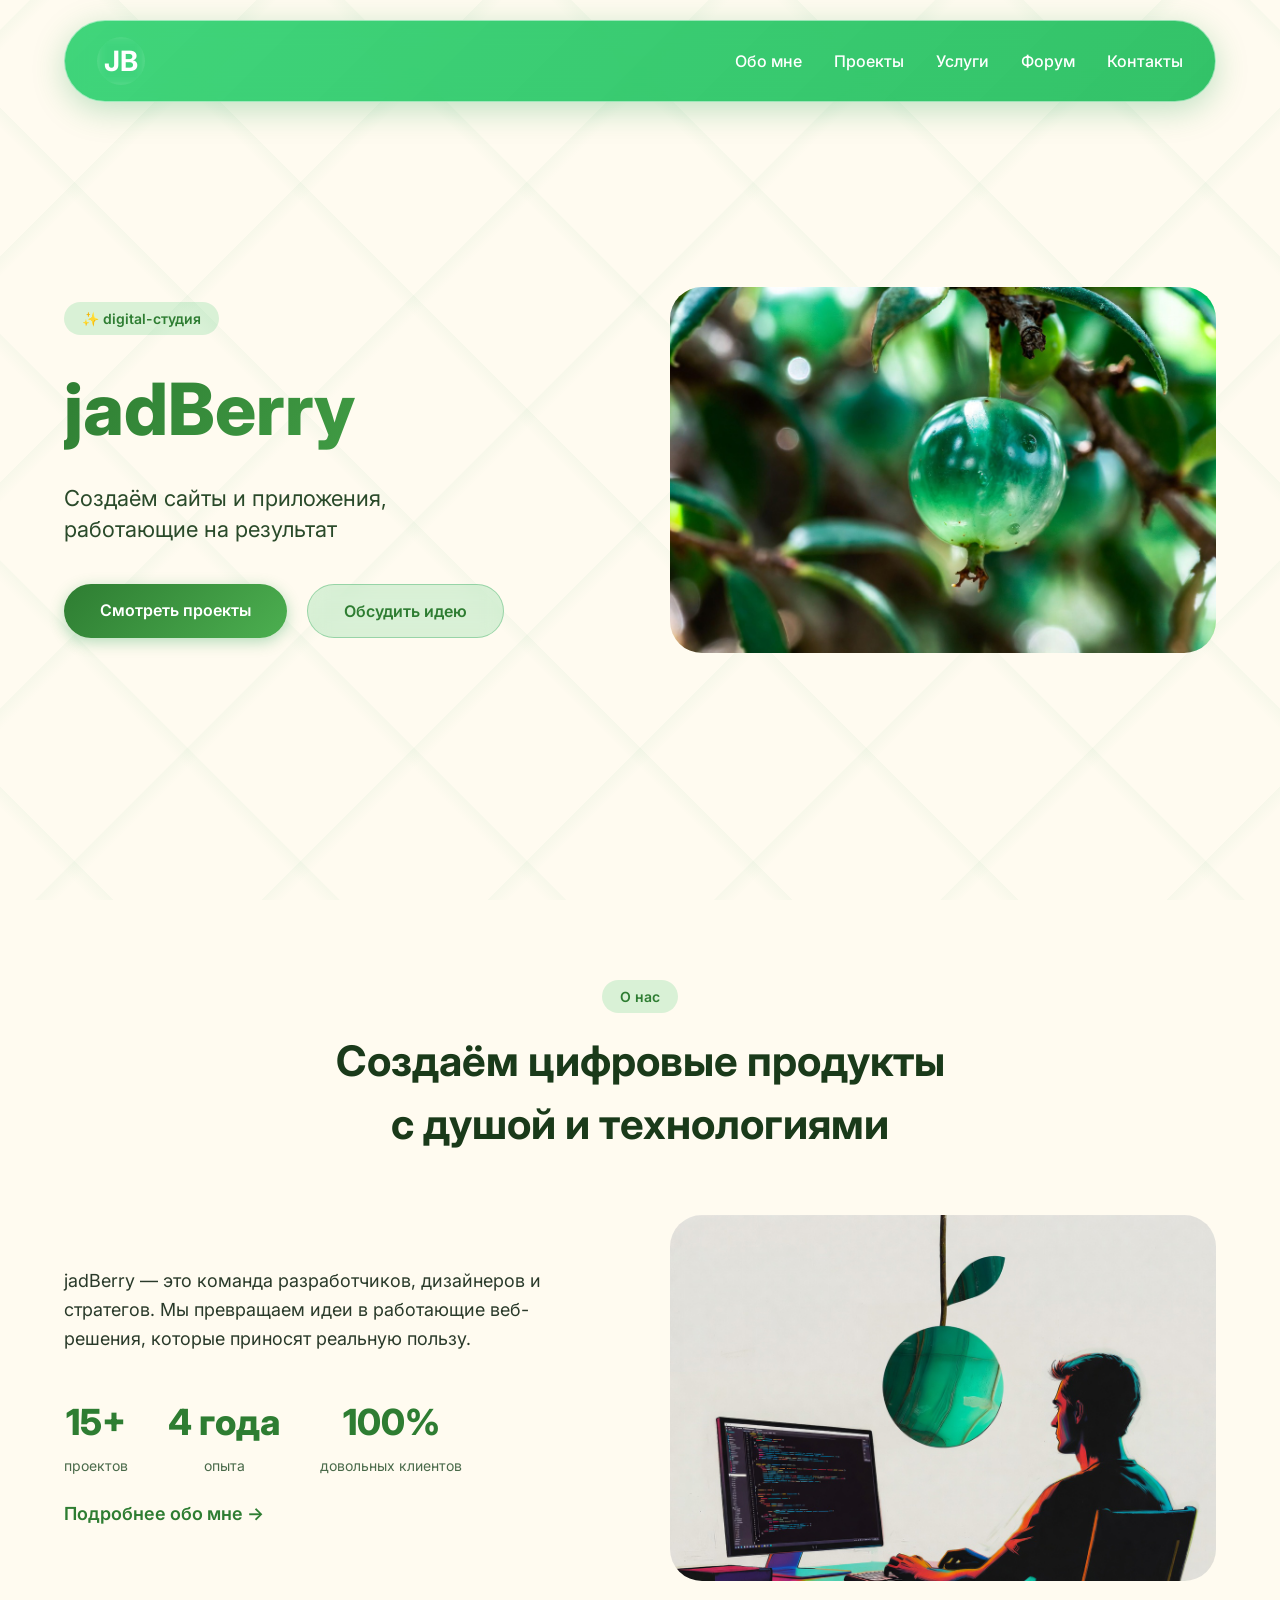
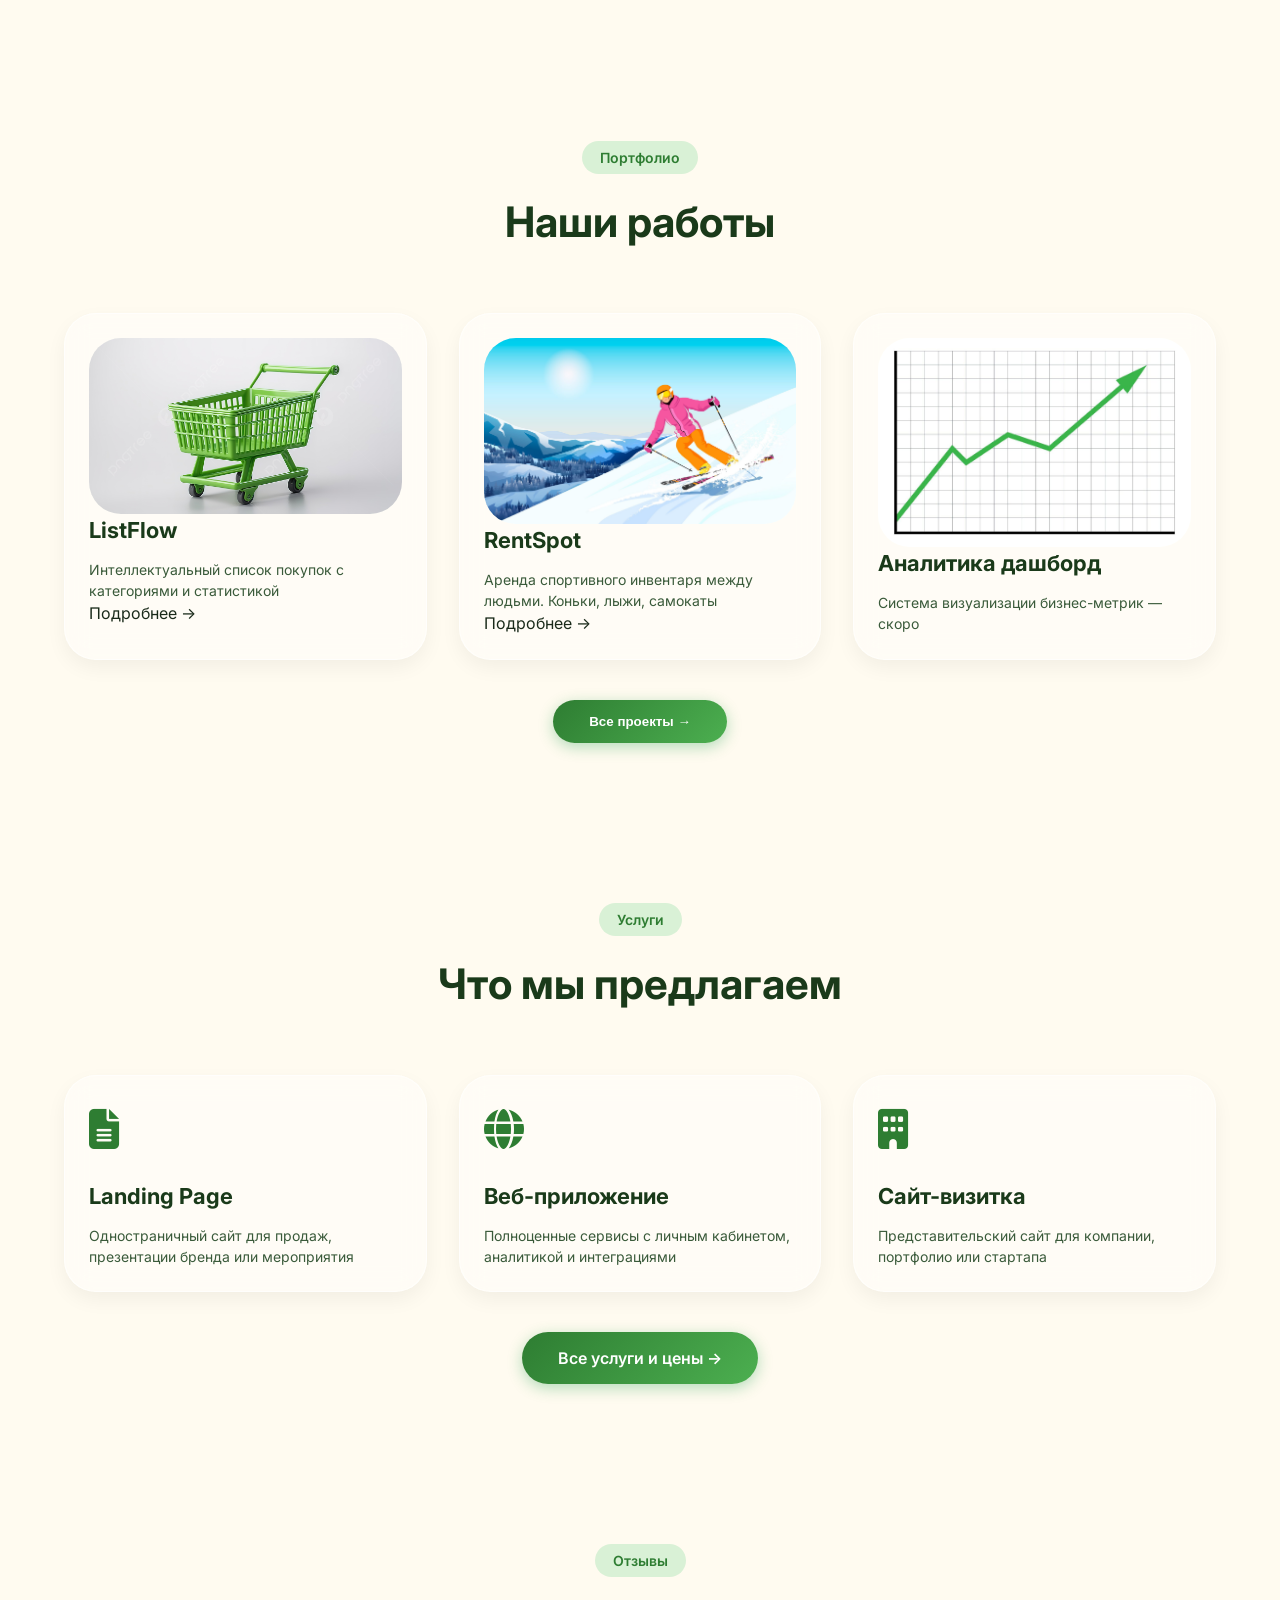
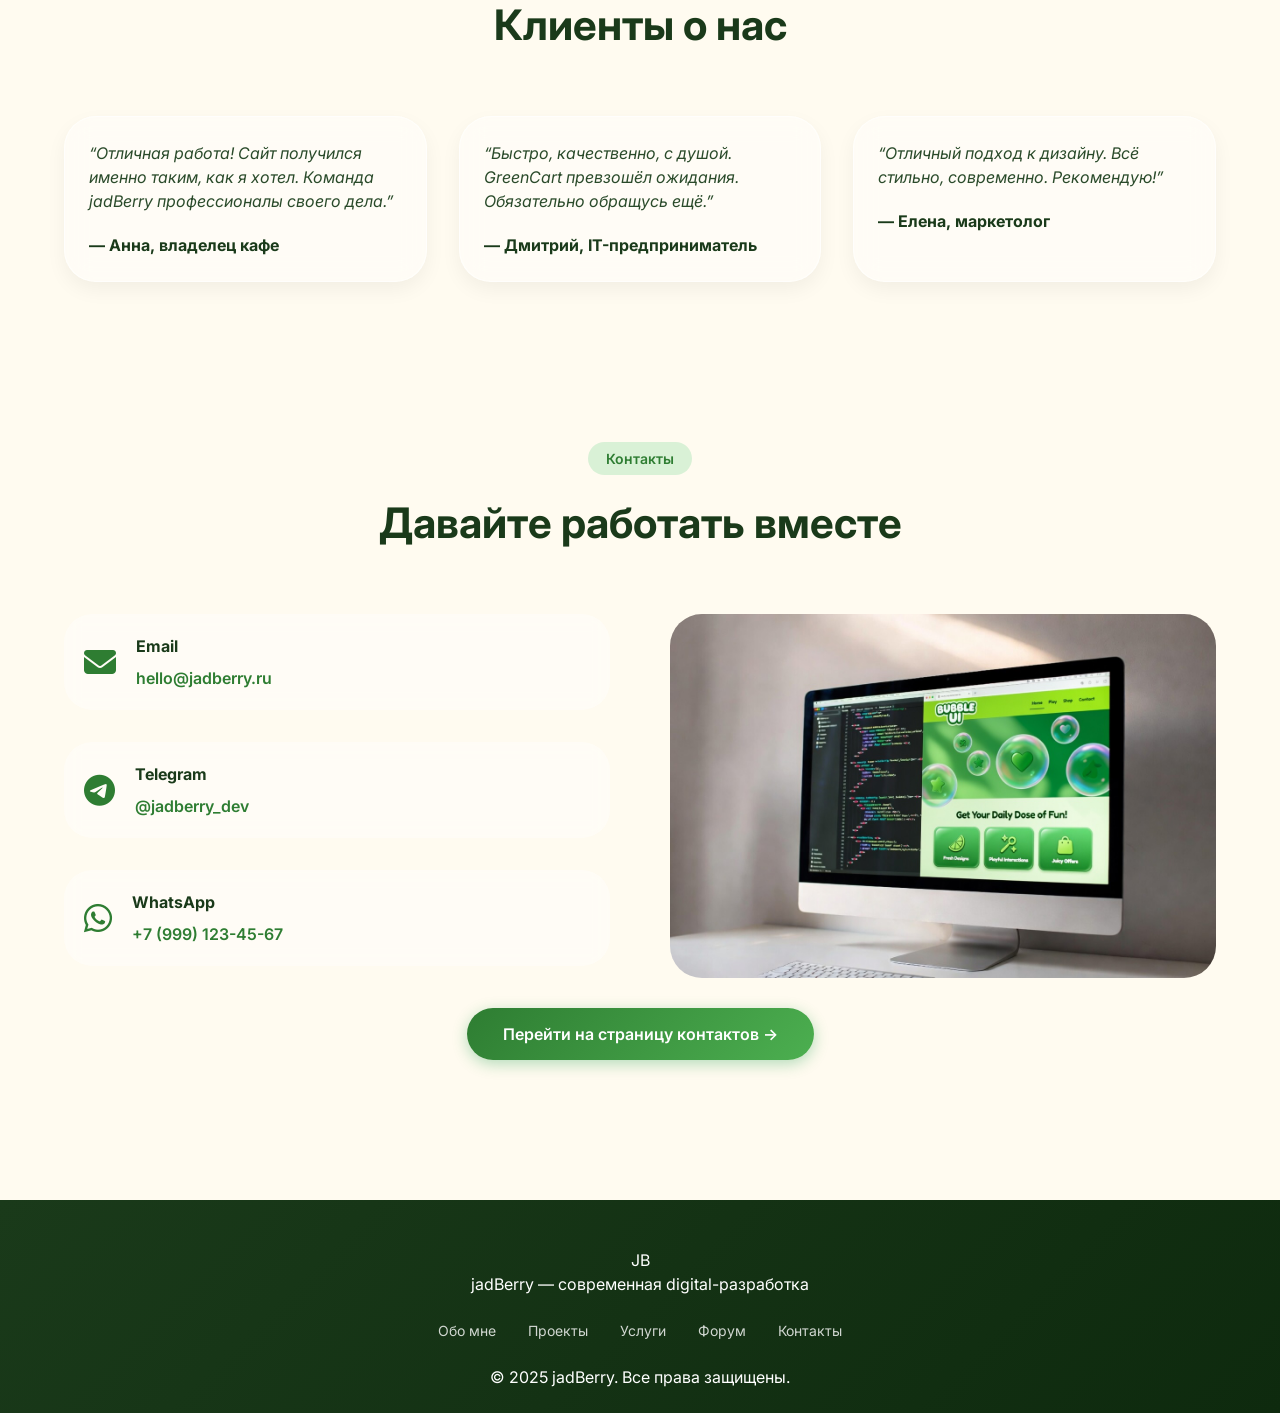
<file: index.html>
<!DOCTYPE html>
<html lang="ru">
<head>
    <meta charset="utf-8" />
    <meta name="viewport" content="width=device-width, initial-scale=1.0">
    <link rel="stylesheet" href="css/index.css">
    <title>jadBerry | современная digital-разработка</title>
    <link href="https://fonts.googleapis.com/css2?family=Inter:opsz,wght@14..32,300;14..32,400;14..32,500;14..32,600;14..32,700&display=swap" rel="stylesheet">
    <link rel="stylesheet" href="https://cdnjs.cloudflare.com/ajax/libs/font-awesome/6.5.1/css/all.min.css">
</head>
<body>

    <!-- Шапка -->
    <header id="main-header">

        <div class="logo">JB</div>
        <nav class="nav-menu">
            <a href="about.html">Обо мне</a>
            <a href="index.html#portfolio" class="nav-link">Проекты</a>
            <a href="services.html">Услуги</a>
            <a href="blog-forum.html">Форум</a>
            <a href="contact.html">Контакты</a>
        </nav>
        <div class="burger" id="burgerBtn">
            <span></span>
            <span></span>
            <span></span>
        </div>
    </header>

    <div id="compact-header">
        <a href="index.html">JB</a>
        <a href="about.html">Обо мне</a>
        <a href="index.html#portfolio" class="nav-link">Проекты</a>
        <a href="services.html">Услуги</a>
        <a href="blog-forum.html">Форум</a>
        <a href="contact.html">Контакты</a>
    </div>

    <!-- hero секция -->
    <section class="hero">
        <div class="hero-content">
            <div class="hero-badge">✨ digital-студия</div>
            <h1 class="hero-title">jadBerry</h1>
            <p class="hero-subtitle">Создаём сайты и приложения, <br>работающие на результат</p>
            <div class="hero-buttons">
                <a href="index.html#portfolio" class="btn-primary">Смотреть проекты</a>
                <a href="contact.html" class="btn-secondary">Обсудить идею</a>
            </div>
        </div>
        <div class="hero-image-placeholder">
            <img src="image/logo.jpg" alt="jadBerry logo" class="hero-image">
        </div>
    </section>

    <!-- о студии -->
    <section id="about" class="section about">
        <div class="section-header">
            <span class="section-tag">О нас</span>
            <h2 class="section-title">Создаём цифровые продукты <br>с душой и технологиями</h2>
        </div>
        <div class="about-grid">
            <div class="about-text">
                <p>jadBerry — это команда разработчиков, дизайнеров и стратегов. Мы превращаем идеи в работающие веб-решения, которые приносят реальную пользу.</p>
                <div class="about-stats">
                    <div class="stat">
                        <span class="stat-number">15+</span>
                        <span class="stat-label">проектов</span>
                    </div>
                    <div class="stat">
                        <span class="stat-number">4 года</span>
                        <span class="stat-label">опыта</span>
                    </div>
                    <div class="stat">
                        <span class="stat-number">100%</span>
                        <span class="stat-label">довольных клиентов</span>
                    </div>
                </div>
                <a href="about.html" style="display: inline-block; margin-top: 20px; color: #2e7d32; font-weight: 600;">Подробнее обо мне →</a>
            </div>
            <div class="hero-image-placeholder">
                <img src="image/worker.jpg" alt="jadBerry logo" class="hero-image">
            </div>
        </div>
    </section>

    <!-- проекты -->
    <section id="portfolio" class="section portfolio">
        <div class="section-header">
            <span class="section-tag">Портфолио</span>
            <h2 class="section-title">Наши работы</h2>
        </div>
        <div class="portfolio-grid">
            <!-- Карточка 1 - LisFlow -->
            <a href="project_one.html" class="portfolio-card" style="text-decoration: none; display: block;">
                <div class="hero-image-placeholder">
                    <img src="image/cart.jpg" alt="jadBerry logo" class="hero-image">
                </div>
                <h3 class="card-title">ListFlow</h3>
                <p class="card-desc">Интеллектуальный список покупок с категориями и статистикой</p>
                <p class="card-link-hint">Подробнее →</p>
            </a>

            <!-- Карточка 2 - RentSpot  -->
            <a href="project_two.html" class="portfolio-card" style="text-decoration: none; display: block;">
                <div class="hero-image-placeholder">
                    <img src="image/skeegirl.jpeg" alt="jadBerry logo" class="hero-image">
                </div>
                <h3 class="card-title">RentSpot</h3>
                <p class="card-desc">Аренда спортивного инвентаря между людьми. Коньки, лыжи, самокаты</p>
                <p class="card-link-hint">Подробнее →</p>
            </a>

            <!-- Карточка 3  -->
            <div class="portfolio-card">
                <div class="hero-image-placeholder">
                    <img src="image/graf.jpg" alt="jadBerry logo" class="hero-image">
                </div>
                <h3 class="card-title">Аналитика дашборд</h3>
                <p class="card-desc">Система визуализации бизнес-метрик — скоро</p>
            </div>
        </div>
        <div style="text-align: center; margin-top: 40px;">
            <button class="btn-primary" id="demoBtn">Все проекты →</button>
        </div>
    </section>

    <!-- услуги -->
    <section id="services" class="section services">
        <div class="section-header">
            <span class="section-tag">Услуги</span>
            <h2 class="section-title">Что мы предлагаем</h2>
        </div>
        <div class="services-grid">
            <!-- Услуга 1 -->
            <div class="service-card">
                <div class="service-icon">
                    <i class="fas fa-file-alt"></i>
                </div>
                <h3 class="card-title">Landing Page</h3>
                <p class="card-desc">Одностраничный сайт для продаж, презентации бренда или мероприятия</p>
            </div>

            <!-- Услуга 2 -->
            <div class="service-card">
                <div class="service-icon">
                    <i class="fas fa-globe"></i>
                </div>
                <h3 class="card-title">Веб-приложение</h3>
                <p class="card-desc">Полноценные сервисы с личным кабинетом, аналитикой и интеграциями</p>
            </div>

            <!-- Услуга 3 -->
            <div class="service-card">
                <div class="service-icon">
                    <i class="fas fa-building"></i>
                </div>
                <h3 class="card-title">Сайт-визитка</h3>
                <p class="card-desc">Представительский сайт для компании, портфолио или стартапа</p>
            </div>
        </div>
        <div style="text-align: center; margin-top: 40px;">
            <a href="services.html" class="btn-primary">Все услуги и цены →</a>
        </div>
    </section>

    <!-- отзывы -->
    <section id="reviews" class="section reviews">
        <div class="section-header">
            <span class="section-tag">Отзывы</span>
            <h2 class="section-title">Клиенты о нас</h2>
        </div>
        <div class="reviews-grid">
            <!-- Отзыв 1 -->
            <div class="review-card">
                <p class="review-text">“Отличная работа! Сайт получился именно таким, как я хотел. Команда jadBerry профессионалы своего дела.”</p>
                <p class="review-author">— Анна, владелец кафе</p>
            </div>

            <!-- Отзыв 2 -->
            <div class="review-card">
                <p class="review-text">“Быстро, качественно, с душой. GreenCart превзошёл ожидания. Обязательно обращусь ещё.”</p>
                <p class="review-author">— Дмитрий, IT-предприниматель</p>
            </div>

            <!-- Отзыв 3 -->
            <div class="review-card">
                <p class="review-text">“Отличный подход к дизайну. Всё стильно, современно. Рекомендую!”</p>
                <p class="review-author">— Елена, маркетолог</p>
            </div>
        </div>
    </section>

    <!-- Контакты -->
    <section id="contact" class="section contact">
        <div class="section-header">
            <span class="section-tag">Контакты</span>
            <h2 class="section-title">Давайте работать вместе</h2>
        </div>
        <div class="contact-container">
            <div class="contact-info">
                <div class="contact-item">
                    <i class="fas fa-envelope"></i>
                    <div>
                        <h4>Email</h4>
                        <a href="mailto:hello@jadberry.ru">hello@jadberry.ru</a>
                    </div>
                </div>
                <div class="contact-item">
                    <i class="fab fa-telegram"></i>
                    <div>
                        <h4>Telegram</h4>
                        <a href="#">@jadberry_dev</a>
                    </div>
                </div>
                <div class="contact-item">
                    <i class="fab fa-whatsapp"></i>
                    <div>
                        <h4>WhatsApp</h4>
                        <a href="#">+7 (999) 123-45-67</a>
                    </div>
                </div>
            </div>
            <div class="contact-form-placeholder">
                <div class="hero-image-placeholder">
                    <img src="image/web.jpg" alt="jadBerry logo" class="hero-image">
                </div>
            </div>
        </div>
        <div style="text-align: center; margin-top: 30px;">
            <a href="contact.html" class="btn-primary">Перейти на страницу контактов →</a>
        </div>
    </section>

    <!-- Футер -->
    <footer class="footer">
        <div class="footer-content">
            <div class="footer-logo">
                <div>JB</div>
                <p>jadBerry — современная digital-разработка</p>
            </div>
            <div class="footer-links">
                <a href="about.html">Обо мне</a>
                <a href="project_one.html">Проекты</a>
                <a href="services.html">Услуги</a>
                <a href="blog-forum.html">Форум</a>
                <a href="contact.html">Контакты</a>
            </div>
            <div class="footer-copyright">
                <p>© 2025 jadBerry. Все права защищены.</p>
            </div>
        </div>
    </footer>

    <!-- Модальное окно  -->
    <div id="projectsModal" class="modal">
        <div class="modal-content">
            <span class="modal-close">&times;</span>
            <i class="fas fa-hard-hat" style="font-size: 64px; color: #2e7d32; margin-bottom: 20px;"></i>
            <h2>Страница в разработке</h2>
            <p>Раздел «Все проекты» скоро появится. Здесь будут собраны все мои работы.</p>
            <p>А пока вы можете посмотреть избранные проекты на этой странице.</p>
            <button class="modal-btn">Хорошо, понял</button>
        </div>
    </div>

    <!-- Мобильное меню -->
    <div class="mobile-overlay" id="mobileOverlay"></div>
    <div class="mobile-menu" id="mobileMenu">
        <a href="about.html">Обо мне</a>
        <a href="index.html#portfolio">Проекты</a>
        <a href="services.html">Услуги</a>
        <a href="blog-forum.html">Форум</a>
        <a href="contact.html">Контакты</a>
    </div>

    <script src="js/index.js"></script>
</body>
</html>
</file>
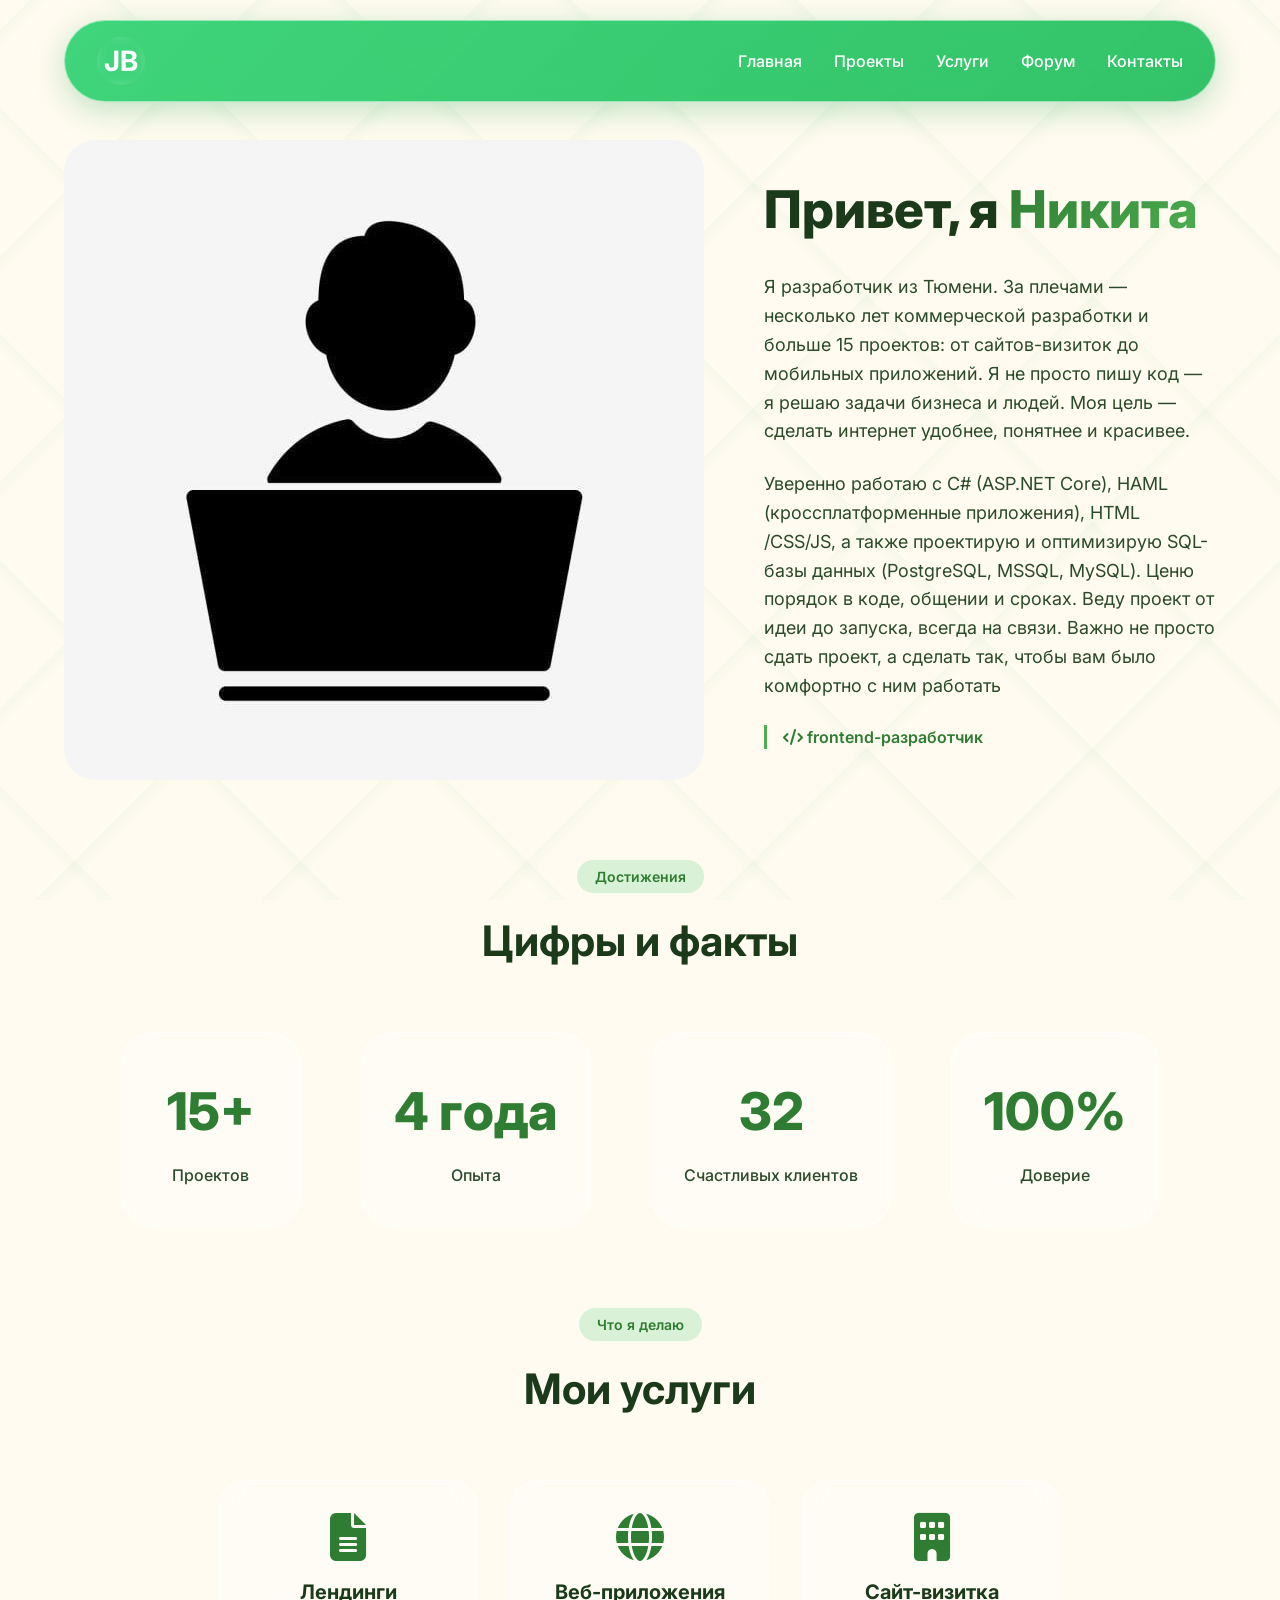
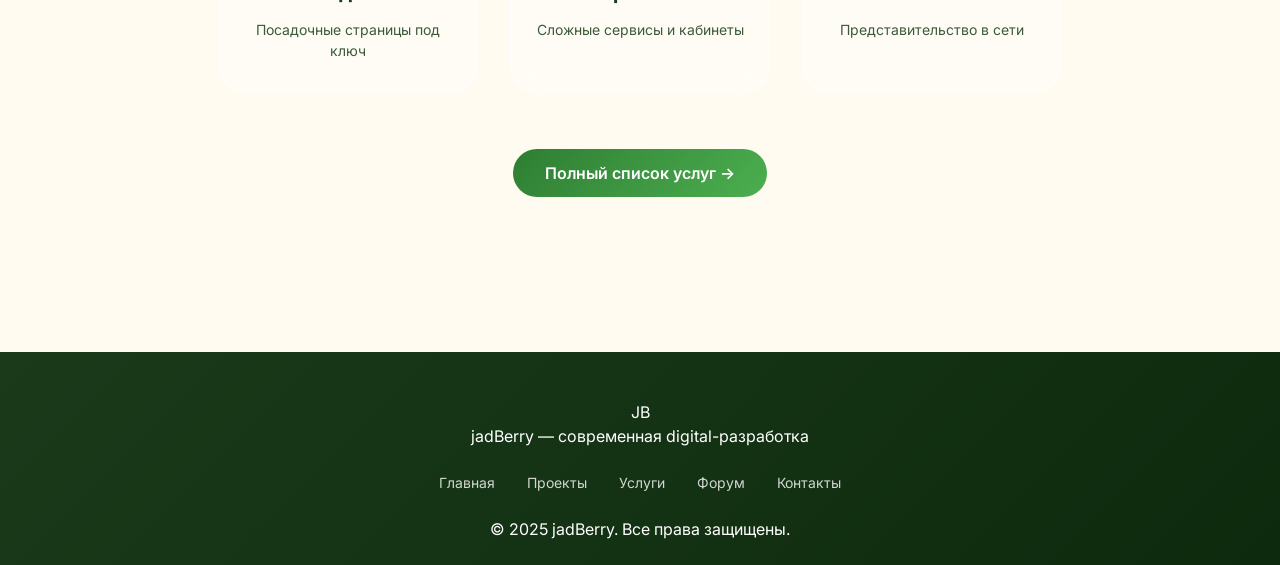
<file: about.html>
<!DOCTYPE html>
<html lang="ru">
<head>
    <meta charset="UTF-8">
    <meta name="viewport" content="width=device-width, initial-scale=1.0">
    <title>jadBerry | Обо мне — разработчик и студия</title>
    <link href="https://fonts.googleapis.com/css2?family=Inter:opsz,wght@14..32,300;14..32,400;14..32,500;14..32,600;14..32,700&display=swap" rel="stylesheet">
    <link rel="stylesheet" href="https://cdnjs.cloudflare.com/ajax/libs/font-awesome/6.5.1/css/all.min.css">
    <link rel="stylesheet" href="css/about.css">
</head>
<body>

    <!-- Шапка -->
    <header id="main-header">
        <div class="logo">JB</div>
        <nav class="nav-menu">
            <a href="index.html">Главная</a>
            <a href="index.html#portfolio" class="nav-link">Проекты</a>
            <a href="services.html">Услуги</a>
            <a href="blog-forum.html">Форум</a>
            <a href="contact.html">Контакты</a>
        </nav>
        <div class="burger" id="burgerBtn">
            <span></span>
            <span></span>
            <span></span>
        </div>
    </header>

    <div id="compact-header">
        <a href="index.html">JB</a>
        <a href="index.html#portfolio" class="nav-link">Проекты</a>
        <a href="services.html">Услуги</a>
        <a href="blog-forum.html">Форум</a>
        <a href="contact.html">Контакты</a>
    </div>

    <!-- Основной контент  -->
    <main class="about-page">

        <!-- фото + текст  -->
        <section class="about-hero">
            <div class="about-hero-container">
                <div class="hero-image-placeholder">
                    <img src="image/coder.jpg" alt="jadBerry logo" class="hero-image">
                </div>
                <div class="about-text-frame">
                    <h1 class="about-title">Привет, я <span class="highlight">Никита</span></h1>
                    <p class="about-desc">
                        Я разработчик из Тюмени. За плечами — несколько лет коммерческой разработки и больше 15 проектов:
                        от сайтов-визиток до мобильных приложений. Я не просто пишу код — я решаю задачи бизнеса и людей.
                        Моя цель — сделать интернет удобнее, понятнее и красивее.
                    </p>
                    <p class="about-desc">
                        Уверенно работаю с C# (ASP.NET Core),
                        HAML (кроссплатформенные приложения), HTML /CSS/JS, а также проектирую и оптимизирую SQL-базы данных
                        (PostgreSQL, MSSQL, MySQL). Ценю порядок в коде, общении и сроках. Веду проект от идеи до запуска,
                        всегда на связи. Важно не просто сдать проект, а сделать так, чтобы вам было комфортно с ним работать
                    </p>
                    <div class="about-signature">
                        <i class="fas fa-code"></i> frontend-разработчик
                    </div>
                </div>
            </div>
        </section>

        <!-- Достижения и цифры -->
        <section class="achievements">
            <div class="section-header">
                <span class="section-tag">Достижения</span>
                <h2 class="section-title">Цифры и факты</h2>
            </div>
            <div class="stats-grid" id="stats-grid">
                <!-- статистика через js -->
            </div>
        </section>

        <!--  услуги -->
        <section class="services-short">
            <div class="section-header">
                <span class="section-tag">Что я делаю</span>
                <h2 class="section-title">Мои услуги</h2>
            </div>
            <div class="services-preview" id="services-preview">
                <!-- услуги через JS -->
            </div>
            <div class="services-link-wrap">
                <a href="services.html" class="btn-primary">Полный список услуг →</a>
            </div>
        </section>
    </main>

    <!-- Футер -->
    <footer class="footer">
        <div class="footer-content">
            <div class="footer-logo">
                <div>JB</div>
                <p>jadBerry — современная digital-разработка</p>
            </div>
            <div class="footer-links">
                <a href="index.html">Главная</a>
                <a href="project_one.html">Проекты</a>
                <a href="services.html">Услуги</a>
                <a href="blog-forum.html">Форум</a>
                <a href="contact.html">Контакты</a>
            </div>
            <div class="footer-copyright">
                <p>© 2025 jadBerry. Все права защищены.</p>
            </div>
        </div>
    </footer>

    <!-- Мобильное меню -->
    <div class="mobile-overlay" id="mobileOverlay"></div>
    <div class="mobile-menu" id="mobileMenu">
        <a href="index.html">Главная</a>
        <a href="index.html#portfolio">Проекты</a>
        <a href="services.html">Услуги</a>
        <a href="blog-forum.html">Форум</a>
        <a href="contact.html">Контакты</a>
    </div>

    <script src="js/about.js"></script>
</body>
</html>
</file>
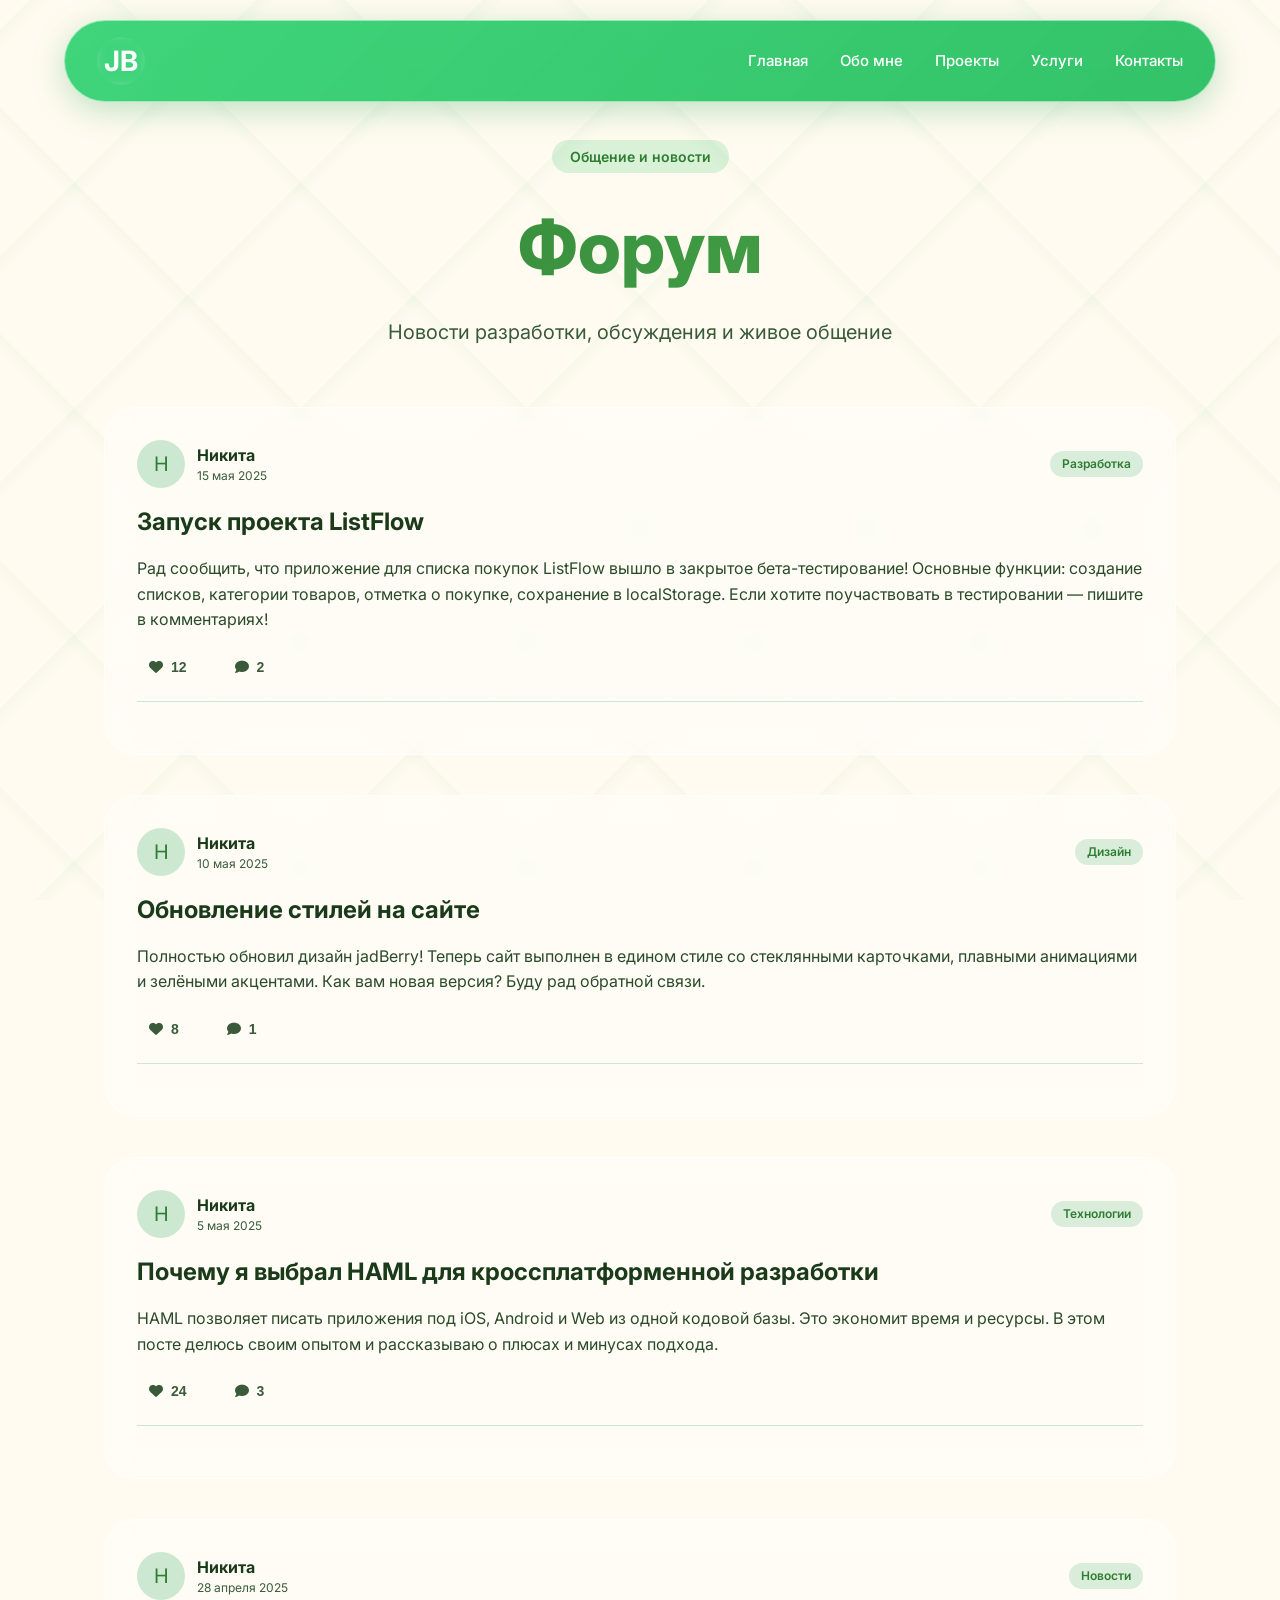
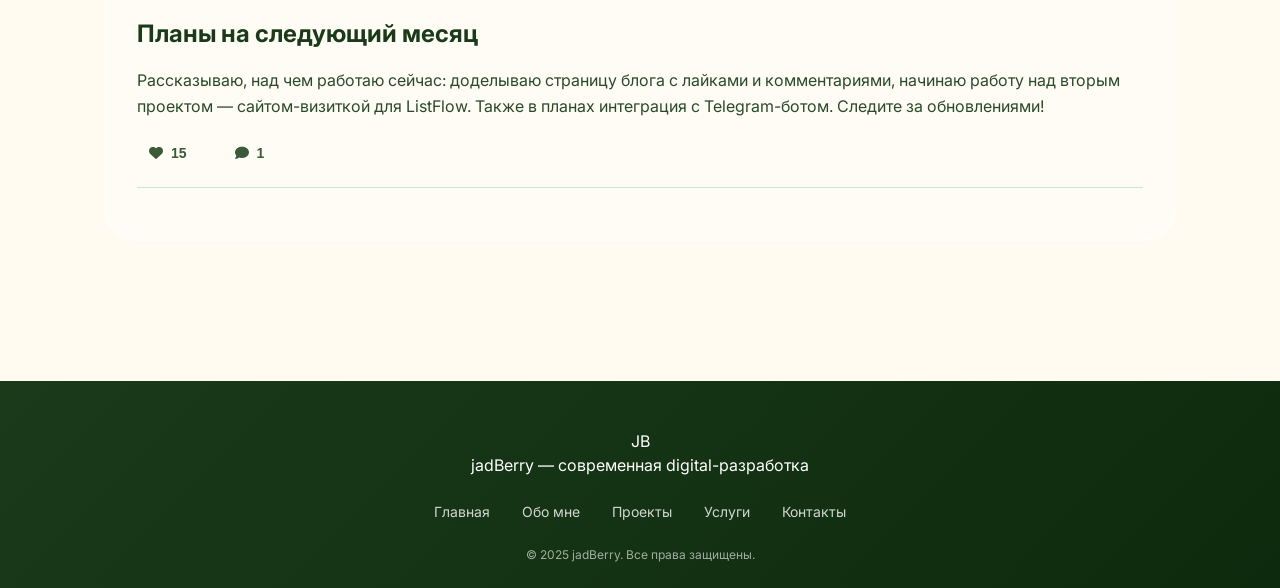
<file: blog-forum.html>
<!DOCTYPE html>
<html lang="ru">
<head>
    <meta charset="UTF-8">
    <meta name="viewport" content="width=device-width, initial-scale=1.0">
    <title>jadBerry | Форум — новости разработки</title>
    <link href="https://fonts.googleapis.com/css2?family=Inter:opsz,wght@14..32,300;400;500;600;700;800&display=swap" rel="stylesheet">
    <link rel="stylesheet" href="https://cdnjs.cloudflare.com/ajax/libs/font-awesome/6.5.1/css/all.min.css">
    <link rel="stylesheet" href="css/index.css">
    <link rel="stylesheet" href="css/blog-forum.css">
</head>
<body>

    <!-- большая шапка -->
    <header id="header" class="header">
        <div class="logo">JB</div>
        <nav class="nav-menu">
            <a href="index.html" class="nav-link">Главная</a>
            <a href="about.html" class="nav-link">Обо мне</a>
            <a href="index.html#portfolio" class="nav-link">Проекты</a>
            <a href="services.html" class="nav-link">Услуги</a>
            <a href="contact.html" class="nav-link">Контакты</a>
        </nav>

        <div class="burger" id="burgerBtn">
            <span></span>
            <span></span>
            <span></span>
        </div>

    </header>

    <div id="compactheader" class="compactheader">
        <a href="index.html" style="color: white;">JB</a>
        <nav class="nav-menu-small">
            <a href="index.html" class="nav-link">Главная</a>
            <a href="about.html" class="nav-link">Обо мне</a>
            <a href="index.html#portfolio" class="nav-link">Проекты</a>
            <a href="services.html" class="nav-link">Услуги</a>
            <a href="contact.html" class="nav-link">Контакты</a>
        </nav>
    </div>

    <main class="blog-page">

        <!-- Hero секция -->
        <div class="blog-hero">
            <span class="hero-badge">Общение и новости</span>
            <h1 class="blog-title">Форум</h1>
            <p class="blog-subtitle">Новости разработки, обсуждения и живое общение</p>
        </div>

        <!-- Сетка постов -->
        <div class="posts-grid" id="posts-grid">
            <!-- посыт через js -->
        </div>

    </main>

    <!-- Футер -->
    <footer class="footer">
        <div class="footer-content">
            <div>JB</div>
            <p>jadBerry — современная digital-разработка</p>
            <div class="footer-links">
                <a href="index.html">Главная</a>
                <a href="about.html">Обо мне</a>
                <a href="project_one.html">Проекты</a>
                <a href="services.html">Услуги</a>
                <a href="contact.html">Контакты</a>
            </div>
            <div class="footer-copyright">
                <p>© 2025 jadBerry. Все права защищены.</p>
            </div>
        </div>
    </footer>

    <!-- Мобильное меню -->
    <div class="mobile-overlay" id="mobileOverlay"></div>
    <div class="mobile-menu" id="mobileMenu">
        <a href="index.html">Главная</a>
        <a href="about.html">Обо мне</a>
        <a href="index.html#portfolio">Проекты</a>
        <a href="services.html">Услуги</a>
        <a href="contact.html">Контакты</a>
    </div>

    <script src="js/blog-forum.js"></script>
</body>
</html>
</file>
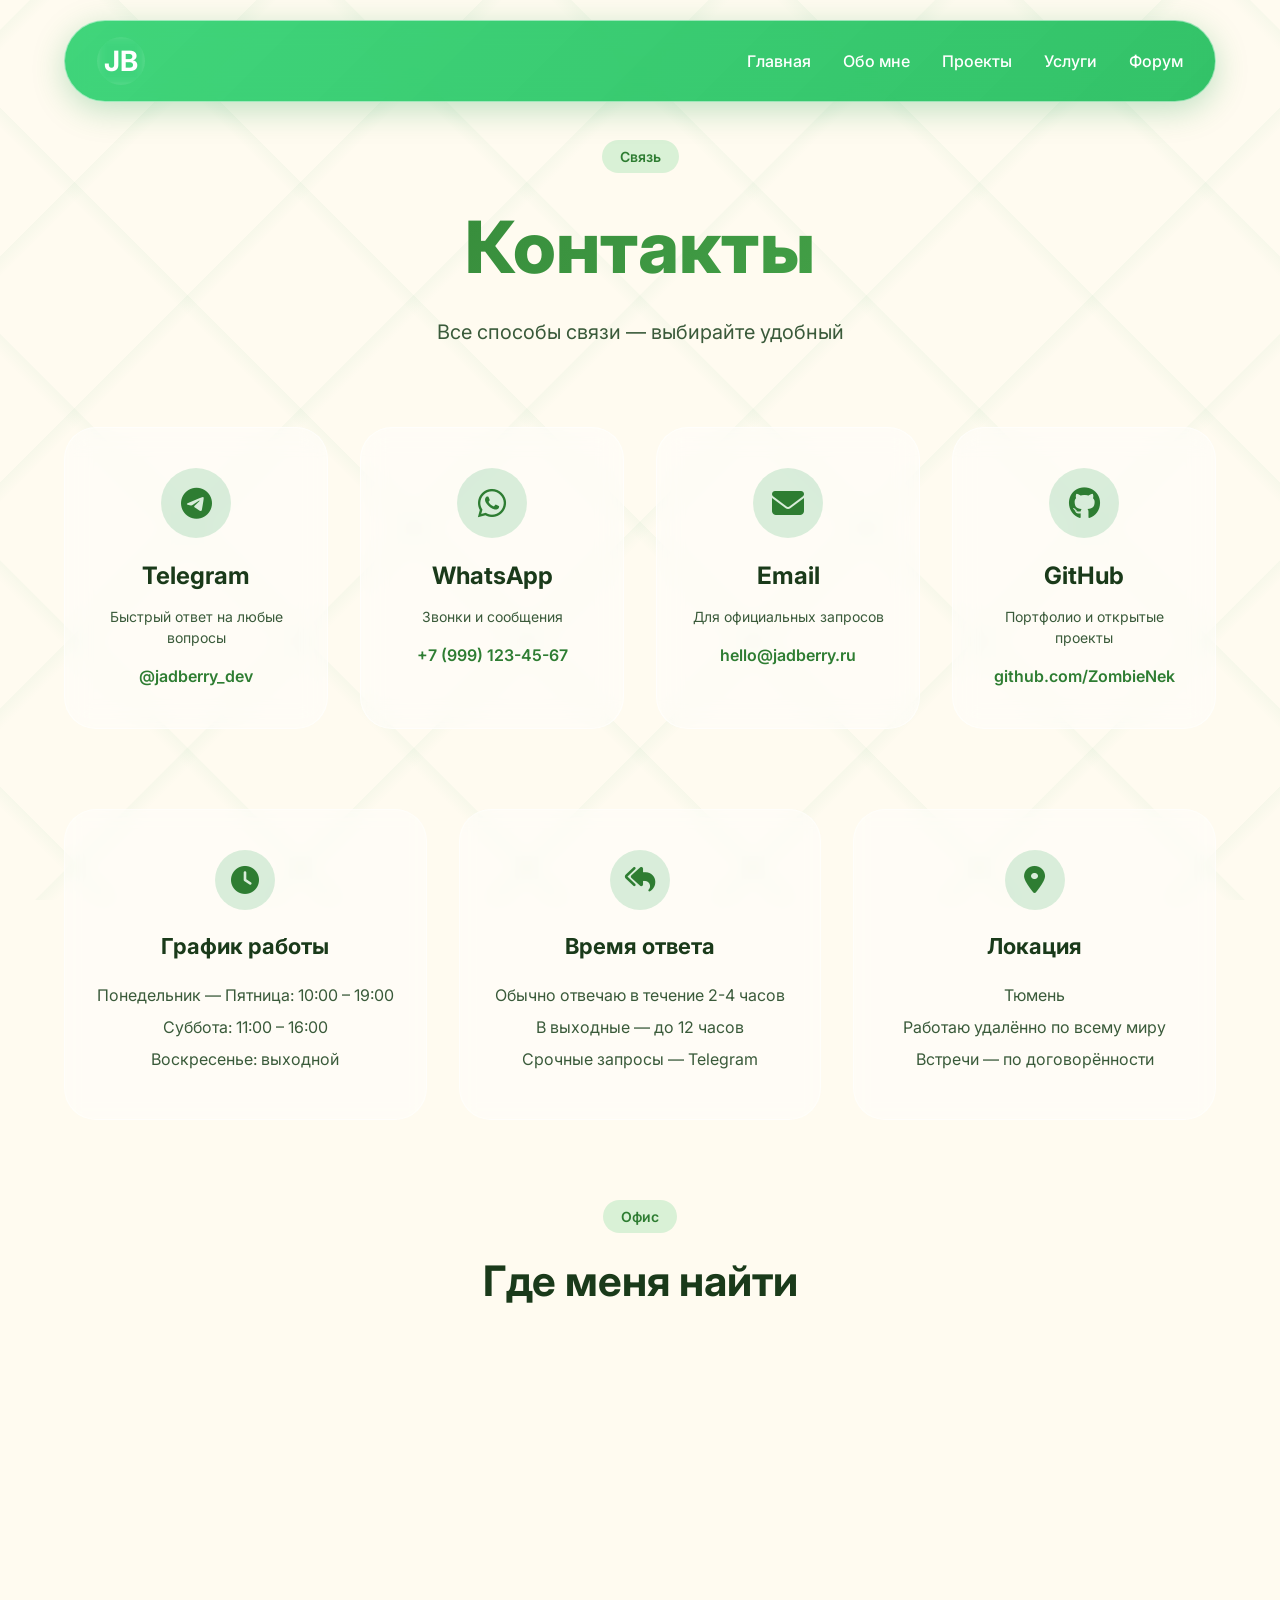
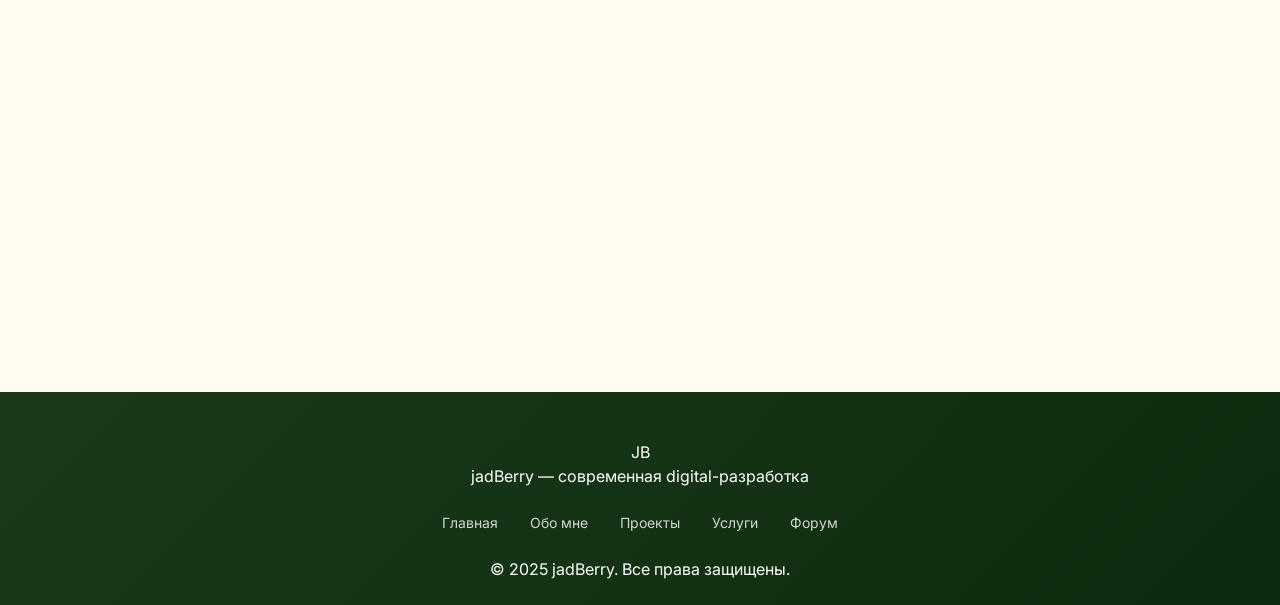
<file: contact.html>
<!DOCTYPE html>
<html lang="ru">
<head>
    <meta charset="UTF-8">
    <meta name="viewport" content="width=device-width, initial-scale=1.0">
    <title>jadBerry | Контакты — свяжитесь со мной</title>
    <link href="https://fonts.googleapis.com/css2?family=Inter:opsz,wght@14..32,300;400;500;600;700;800&display=swap" rel="stylesheet">
    <link rel="stylesheet" href="https://cdnjs.cloudflare.com/ajax/libs/font-awesome/6.5.1/css/all.min.css">
    <link rel="stylesheet" href="css/index.css">
    <link rel="stylesheet" href="css/contact.css">
</head>
<body>

    <!-- Шапка -->
    <header id="main-header">
        <div class="logo">JB</div>
        <nav class="nav-menu">
            <a href="index.html">Главная</a>
            <a href="about.html">Обо мне</a>
            <a href="index.html#portfolio" class="nav-link">Проекты</a>
            <a href="services.html">Услуги</a>
            <a href="blog-forum.html">Форум</a>
        </nav>

        <div class="burger" id="burgerBtn">
            <span></span>
            <span></span>
            <span></span>
        </div>

    </header>

    <div id="compact-header">
        <a href="index.html">JB</a>
        <a href="about.html">Обо мне</a>
        <a href="index.html#portfolio" class="nav-link">Проекты</a>
        <a href="services.html">Услуги</a>
        <a href="blog-forum.html">Форум</a>
    </div>

    <main class="contact-page">

        <!-- Hero секция -->
        <div class="contact-hero">
            <span class="hero-badge">Связь</span>
            <h1 class="contact-title">Контакты</h1>
            <p class="contact-subtitle">Все способы связи — выбирайте удобный</p>
        </div>

        <!-- Основная сетка контактов -->
        <div class="contacts-grid">
            <!-- Telegram -->
            <div class="contact-card">
                <div class="contact-card-icon"><i class="fab fa-telegram"></i></div>
                <h3>Telegram</h3>
                <p>Быстрый ответ на любые вопросы</p>
                <a href="#" class="contact-link">@jadberry_dev</a>
            </div>

            <!-- WhatsApp -->
            <div class="contact-card">
                <div class="contact-card-icon"><i class="fab fa-whatsapp"></i></div>
                <h3>WhatsApp</h3>
                <p>Звонки и сообщения</p>
                <a href="#" class="contact-link">+7 (999) 123-45-67</a>
            </div>

            <!-- Email -->
            <div class="contact-card">
                <div class="contact-card-icon"><i class="fas fa-envelope"></i></div>
                <h3>Email</h3>
                <p>Для официальных запросов</p>
                <a href="mailto:hello@jadberry.ru" class="contact-link">hello@jadberry.ru</a>
            </div>

            <!-- GitHub -->
            <div class="contact-card">
                <div class="contact-card-icon"><i class="fab fa-github"></i></div>
                <h3>GitHub</h3>
                <p>Портфолио и открытые проекты</p>
                <a href="https://github.com/ZombieNek?tab=repositories" class="contact-link">github.com/ZombieNek</a>
            </div>
        </div>

        <!-- График работы и информация -->
        <div class="info-block">
            <div class="work-hours">
                <div class="info-icon"><i class="fas fa-clock"></i></div>
                <h3>График работы</h3>
                <p>Понедельник — Пятница: 10:00 – 19:00</p>
                <p>Суббота: 11:00 – 16:00</p>
                <p>Воскресенье: выходной</p>
            </div>
            <div class="response-time">
                <div class="info-icon"><i class="fas fa-reply-all"></i></div>
                <h3>Время ответа</h3>
                <p>Обычно отвечаю в течение 2-4 часов</p>
                <p>В выходные — до 12 часов</p>
                <p>Срочные запросы — Telegram</p>
            </div>
            <div class="location">
                <div class="info-icon"><i class="fas fa-map-marker-alt"></i></div>
                <h3>Локация</h3>
                <p>Тюмень</p>
                <p>Работаю удалённо по всему миру</p>
                <p>Встречи — по договорённости</p>
            </div>
        </div>

        <!-- Карта -->
        <div class="map-block">
            <div class="section-header">
                <span class="section-tag">Офис</span>
                <h2>Где меня найти</h2>
            </div>
            <iframe src="https://yandex.ru/map-widget/v1/?ll=65.529872,57.158975&z=14"
                    width="100%"
                    height="400"
                    frameborder="0"
                    style="border-radius: 32px;">
            </iframe>
        </div>


    </main>

    <!-- Футер -->
    <footer class="footer">
        <div class="footer-content">
            <div class="footer-logo">
                <div>JB</div>
                <p>jadBerry — современная digital-разработка</p>
            </div>
            <div class="footer-links">
                <a href="index.html">Главная</a>
                <a href="about.html">Обо мне</a>
                <a href="project_one.html">Проекты</a>
                <a href="services.html">Услуги</a>
                <a href="blog-forum.html">Форум</a>
            </div>
            <div class="footer-copyright">
                <p>© 2025 jadBerry. Все права защищены.</p>
            </div>
        </div>
    </footer>

    <!-- Мобильное меню -->
    <div class="mobile-overlay" id="mobileOverlay"></div>
    <div class="mobile-menu" id="mobileMenu">
        <a href="index.html">Главная</a>
        <a href="about.html">Обо мне</a>
        <a href="index.html#portfolio">Проекты</a>
        <a href="services.html">Услуги</a>
        <a href="blog-forum.html">Форум</a>
    </div>

    <script src="js/contact.js"></script>
</body>
</html>
</file>
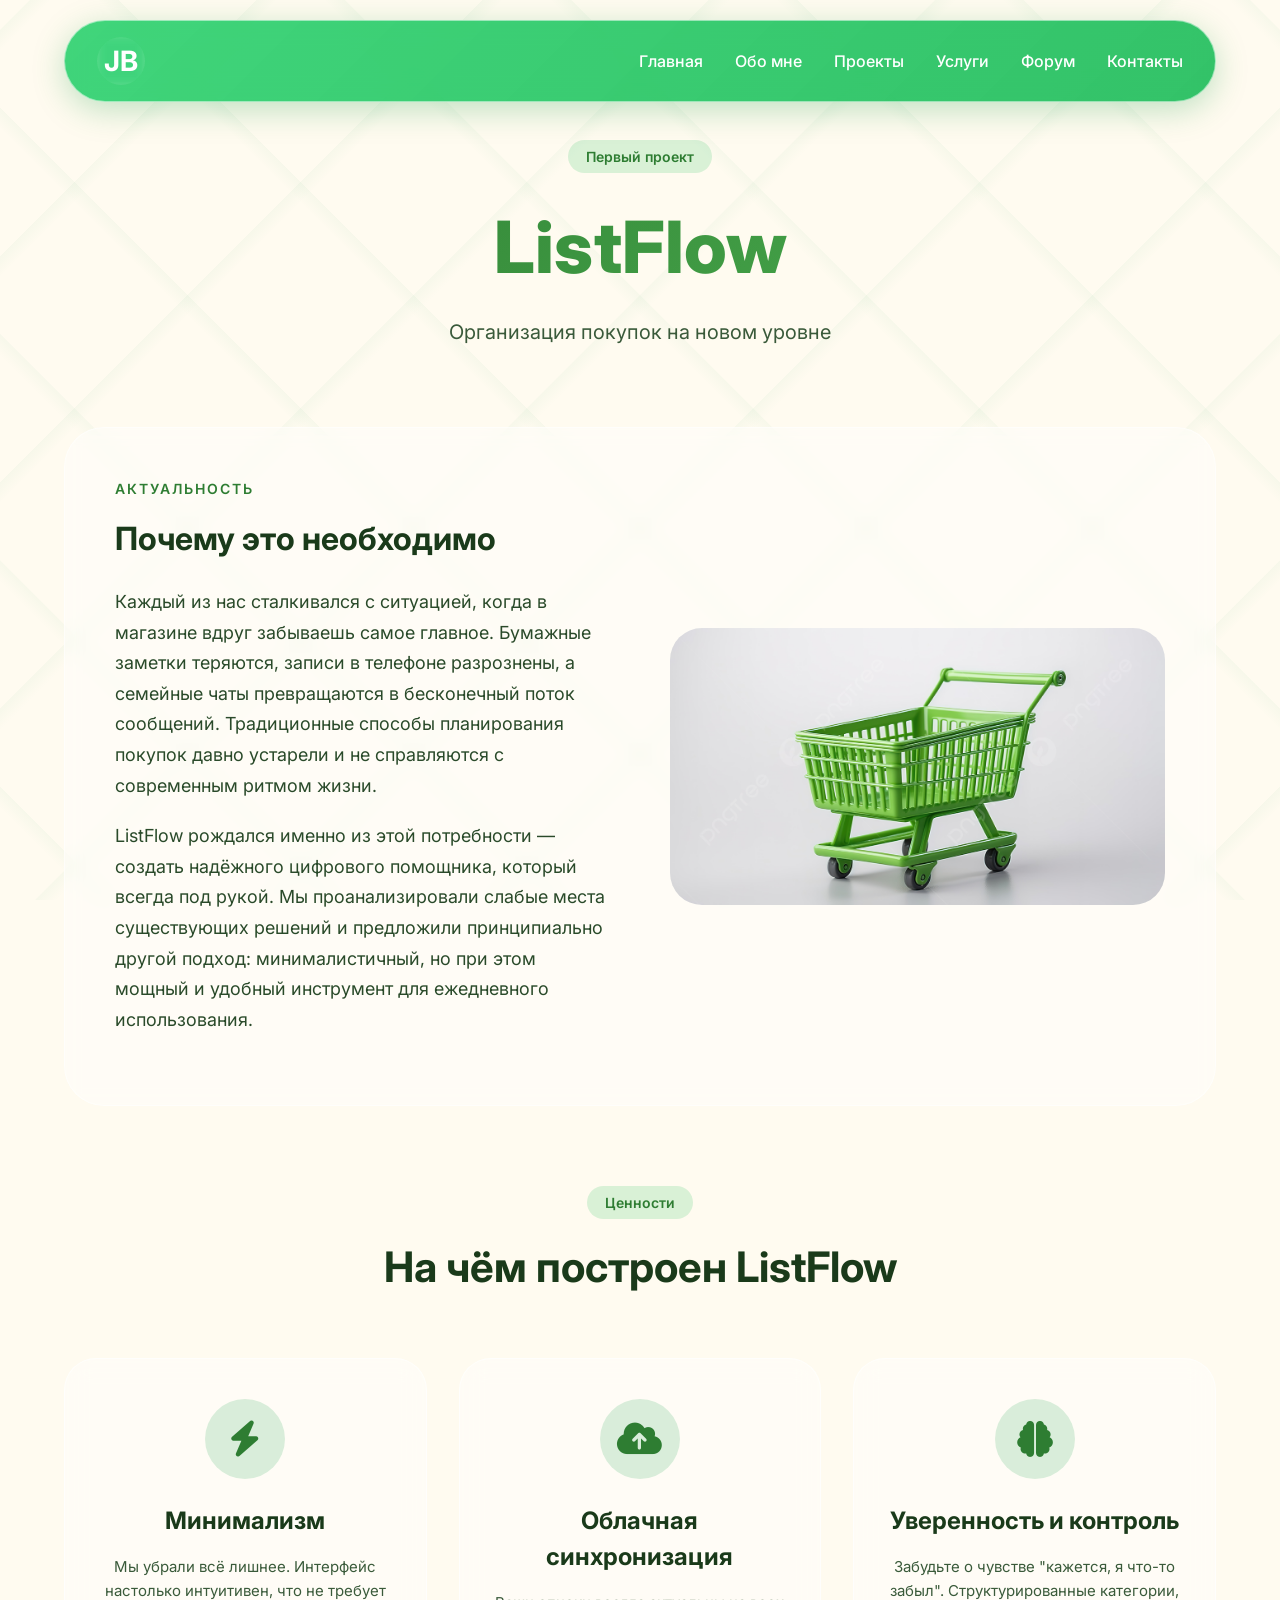
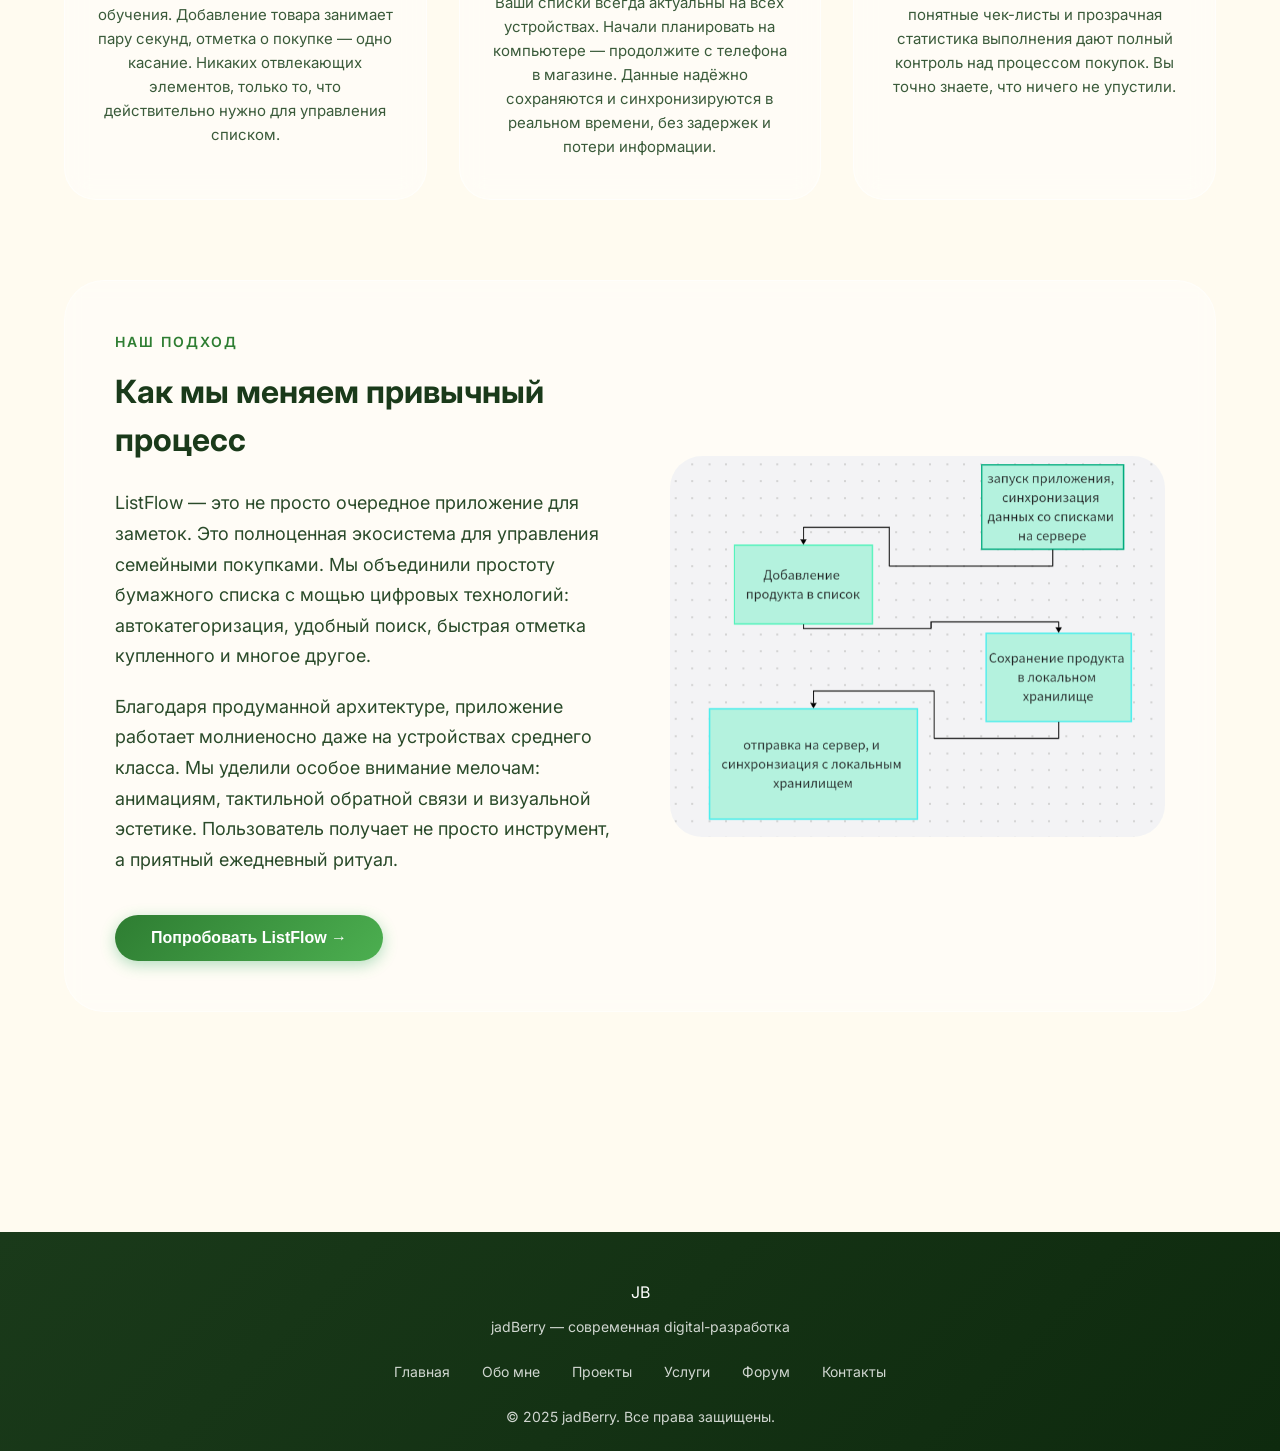
<file: project_one.html>
<!DOCTYPE html>
<html lang="ru">
<head>
    <meta charset="UTF-8">
    <meta name="viewport" content="width=device-width, initial-scale=1.0">
    <title>jadBerry | ListFlow — первый проект</title>
    <link href="https://fonts.googleapis.com/css2?family=Inter:opsz,wght@14..32,300;400;500;600;700;800&display=swap" rel="stylesheet">
    <link rel="stylesheet" href="https://cdnjs.cloudflare.com/ajax/libs/font-awesome/6.5.1/css/all.min.css">
    <link rel="stylesheet" href="css/index.css">
    <link rel="stylesheet" href="css/project_one.css">
</head>
<body>

    <div id="main-header">
        <div class="logo">JB</div>
        <nav class="nav-menu">
            <a href="index.html">Главная</a>
            <a href="about.html">Обо мне</a>
            <a href="index.html#portfolio" class="nav-link">Проекты</a>
            <a href="services.html">Услуги</a>
            <a href="blog-forum.html">Форум</a>
            <a href="contact.html">Контакты</a>
        </nav>
        <div class="burger" id="burgerBtn">
            <span></span>
            <span></span>
            <span></span>
        </div>
    </div>

    <div id="compact-header">
        <a href="index.html">JB</a>
        <a href="about.html">Обо мне</a>
        <a href="index.html#portfolio" class="nav-link">Проекты</a>
        <a href="services.html">Услуги</a>
        <a href="blog-forum.html">Форум</a>
        <a href="contact.html">Контакты</a>
    </div>

    <main class="project-page">

        <div class="project-hero">
            <span class="hero-badge">Первый проект</span>
            <h1 class="project-title">ListFlow</h1>
            <p class="project-subtitle">Организация покупок на новом уровне</p>
        </div>

        <div class="info-block">
            <div class="info-text">
                <div class="info-label">Актуальность</div>
                <h2>Почему это необходимо</h2>
                <p>Каждый из нас сталкивался с ситуацией, когда в магазине вдруг забываешь самое главное. Бумажные заметки теряются, записи в телефоне разрознены, а семейные чаты превращаются в бесконечный поток сообщений. Традиционные способы планирования покупок давно устарели и не справляются с современным ритмом жизни.</p>
                <p>ListFlow рождался именно из этой потребности — создать надёжного цифрового помощника, который всегда под рукой. Мы проанализировали слабые места существующих решений и предложили принципиально другой подход: минималистичный, но при этом мощный и удобный инструмент для ежедневного использования.</p>
            </div>
            <div class="info-image">
                <div class="hero-image-placeholder">
                    <img src="image/cart.jpg" alt="jadBerry logo" class="hero-image">
                </div>
            </div>
        </div>

        <div class="principles-block">
            <div class="principles-header">
                <span class="section-tag">Ценности</span>
                <h2>На чём построен ListFlow</h2>
            </div>
            <div class="principles-grid">
                <div class="principle-card">
                    <div class="principle-icon"><i class="fas fa-bolt"></i></div>
                    <h3>Минимализм</h3>
                    <p>Мы убрали всё лишнее. Интерфейс настолько интуитивен, что не требует обучения. Добавление товара занимает пару секунд, отметка о покупке — одно касание. Никаких отвлекающих элементов, только то, что действительно нужно для управления списком.</p>
                </div>
                <div class="principle-card">
                    <div class="principle-icon"><i class="fas fa-cloud-upload-alt"></i></div>
                    <h3>Облачная синхронизация</h3>
                    <p>Ваши списки всегда актуальны на всех устройствах. Начали планировать на компьютере — продолжите с телефона в магазине. Данные надёжно сохраняются и синхронизируются в реальном времени, без задержек и потери информации.</p>
                </div>
                <div class="principle-card">
                    <div class="principle-icon"><i class="fas fa-brain"></i></div>
                    <h3>Уверенность и контроль</h3>
                    <p>Забудьте о чувстве "кажется, я что-то забыл". Структурированные категории, понятные чек-листы и прозрачная статистика выполнения дают полный контроль над процессом покупок. Вы точно знаете, что ничего не упустили.</p>
                </div>
            </div>
        </div>

        <div class="info-block reverse">
            <div class="info-image">
                <div class="hero-image-placeholder">
                    <img src="image/one_scheme.png" alt="jadBerry logo" class="hero-image">
                </div>
            </div>
            <div class="info-text">
                <div class="info-label">Наш подход</div>
                <h2>Как мы меняем привычный процесс</h2>
                <p>
                    ListFlow — это не просто очередное приложение для заметок.
                    Это полноценная экосистема для управления семейными покупками. Мы объединили простоту бумажного списка с мощью цифровых технологий:
                    автокатегоризация, удобный поиск, быстрая отметка купленного и многое другое.
                </p>
                <p>
                    Благодаря продуманной архитектуре, приложение работает молниеносно даже на устройствах среднего класса. Мы уделили особое внимание мелочам:
                    анимациям, тактильной обратной связи и визуальной эстетике. Пользователь получает не просто инструмент, а приятный ежедневный ритуал.
                </p>
                <button class="btn-primary" id="demoBtn">Попробовать ListFlow →</button>
            </div>
        </div>
    </main>

    <!-- Футер -->
    <footer class="footer">
        <div class="footer-content">
            <div>JB</div>
            <p>jadBerry — современная digital-разработка</p>
            <div class="footer-links">
                <a href="index.html">Главная</a>
                <a href="about.html">Обо мне</a>
                <a href="project_one.html">Проекты</a>
                <a href="services.html">Услуги</a>
                <a href="blog-forum.html">Форум</a>
                <a href="contact.html">Контакты</a>
            </div>
            <div class="footer-copyright">
                <p>© 2025 jadBerry. Все права защищены.</p>
            </div>
        </div>
    </footer>

    <!-- Мобильное меню -->
    <div class="mobile-overlay" id="mobileOverlay"></div>
    <div class="mobile-menu" id="mobileMenu">
        <a href="index.html">Главная</a>
        <a href="about.html">Обо мне</a>
        <a href="index.html#portfolio">Проекты</a>
        <a href="services.html">Услуги</a>
        <a href="blog-forum.html">Форум</a>
        <a href="contact.html">Контакты</a>
    </div>

    <script src="js/project_one.js"></script>
</body>
</html>
</file>
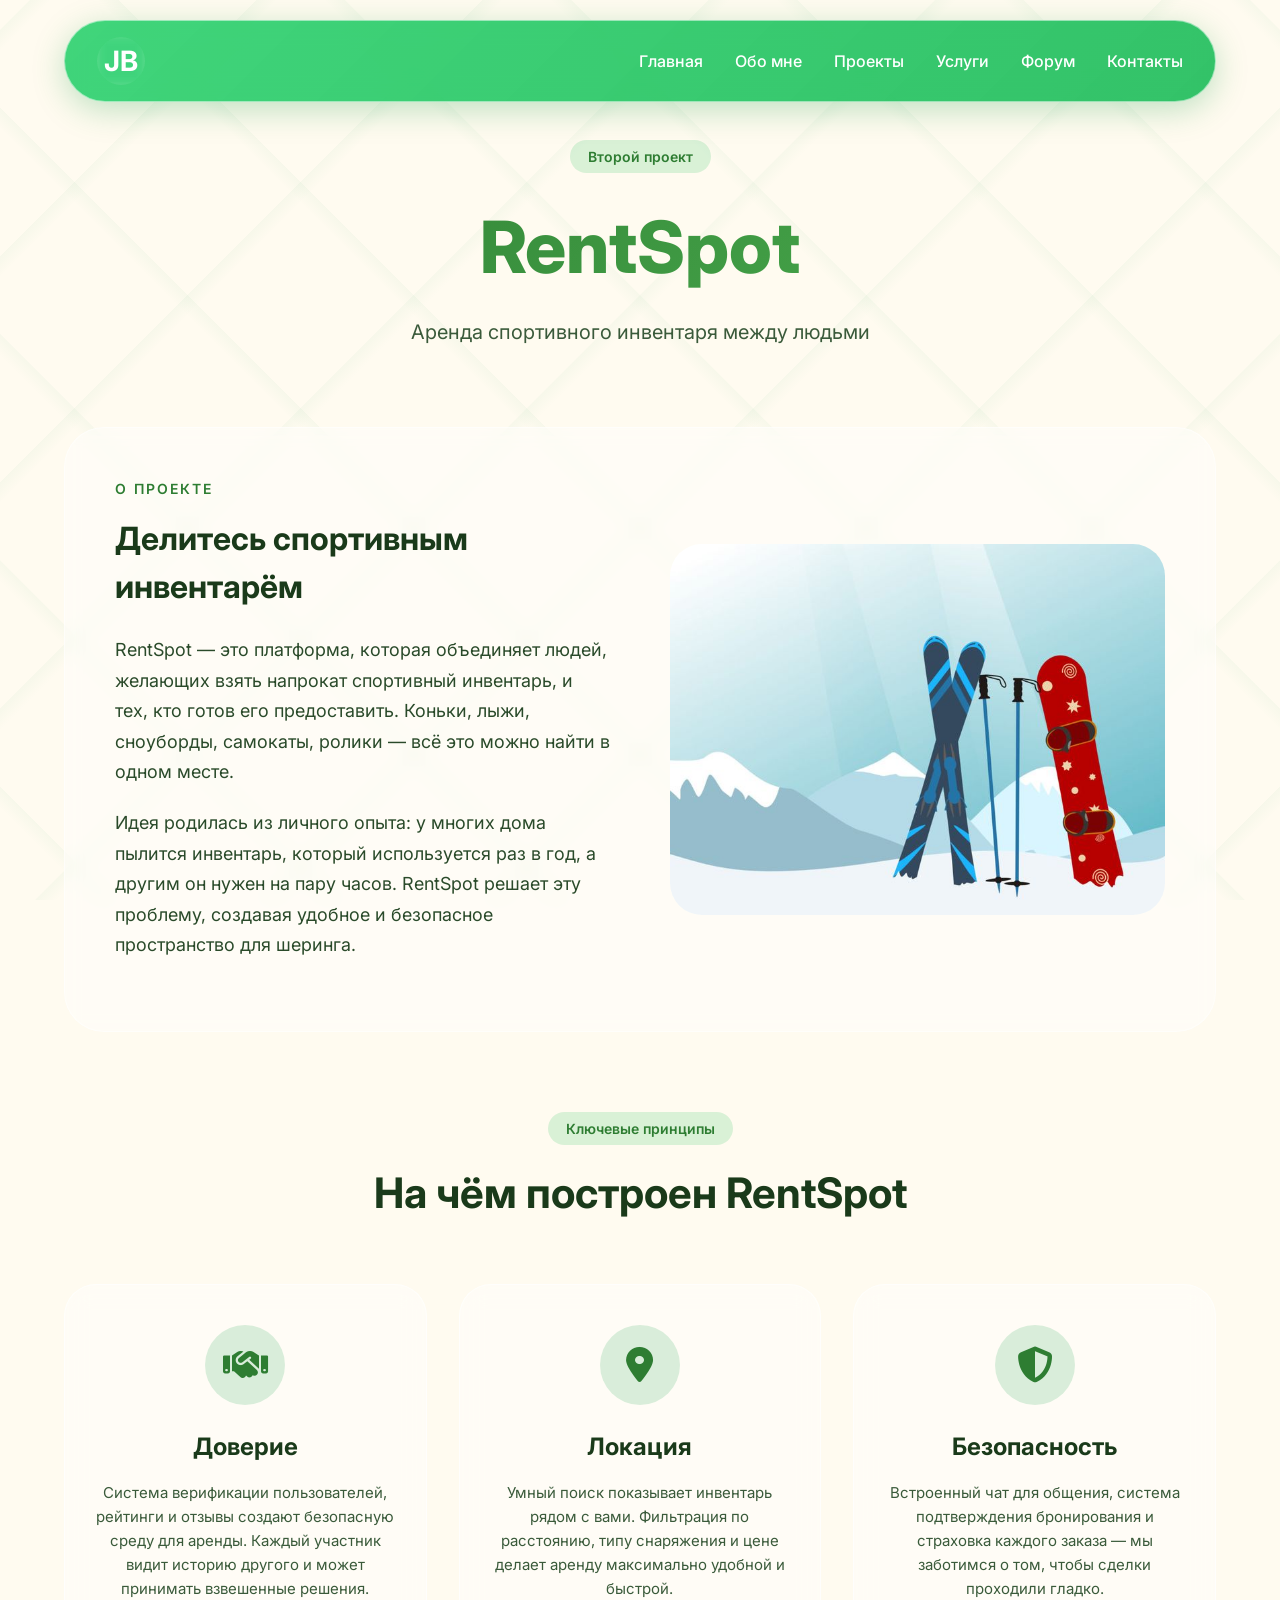
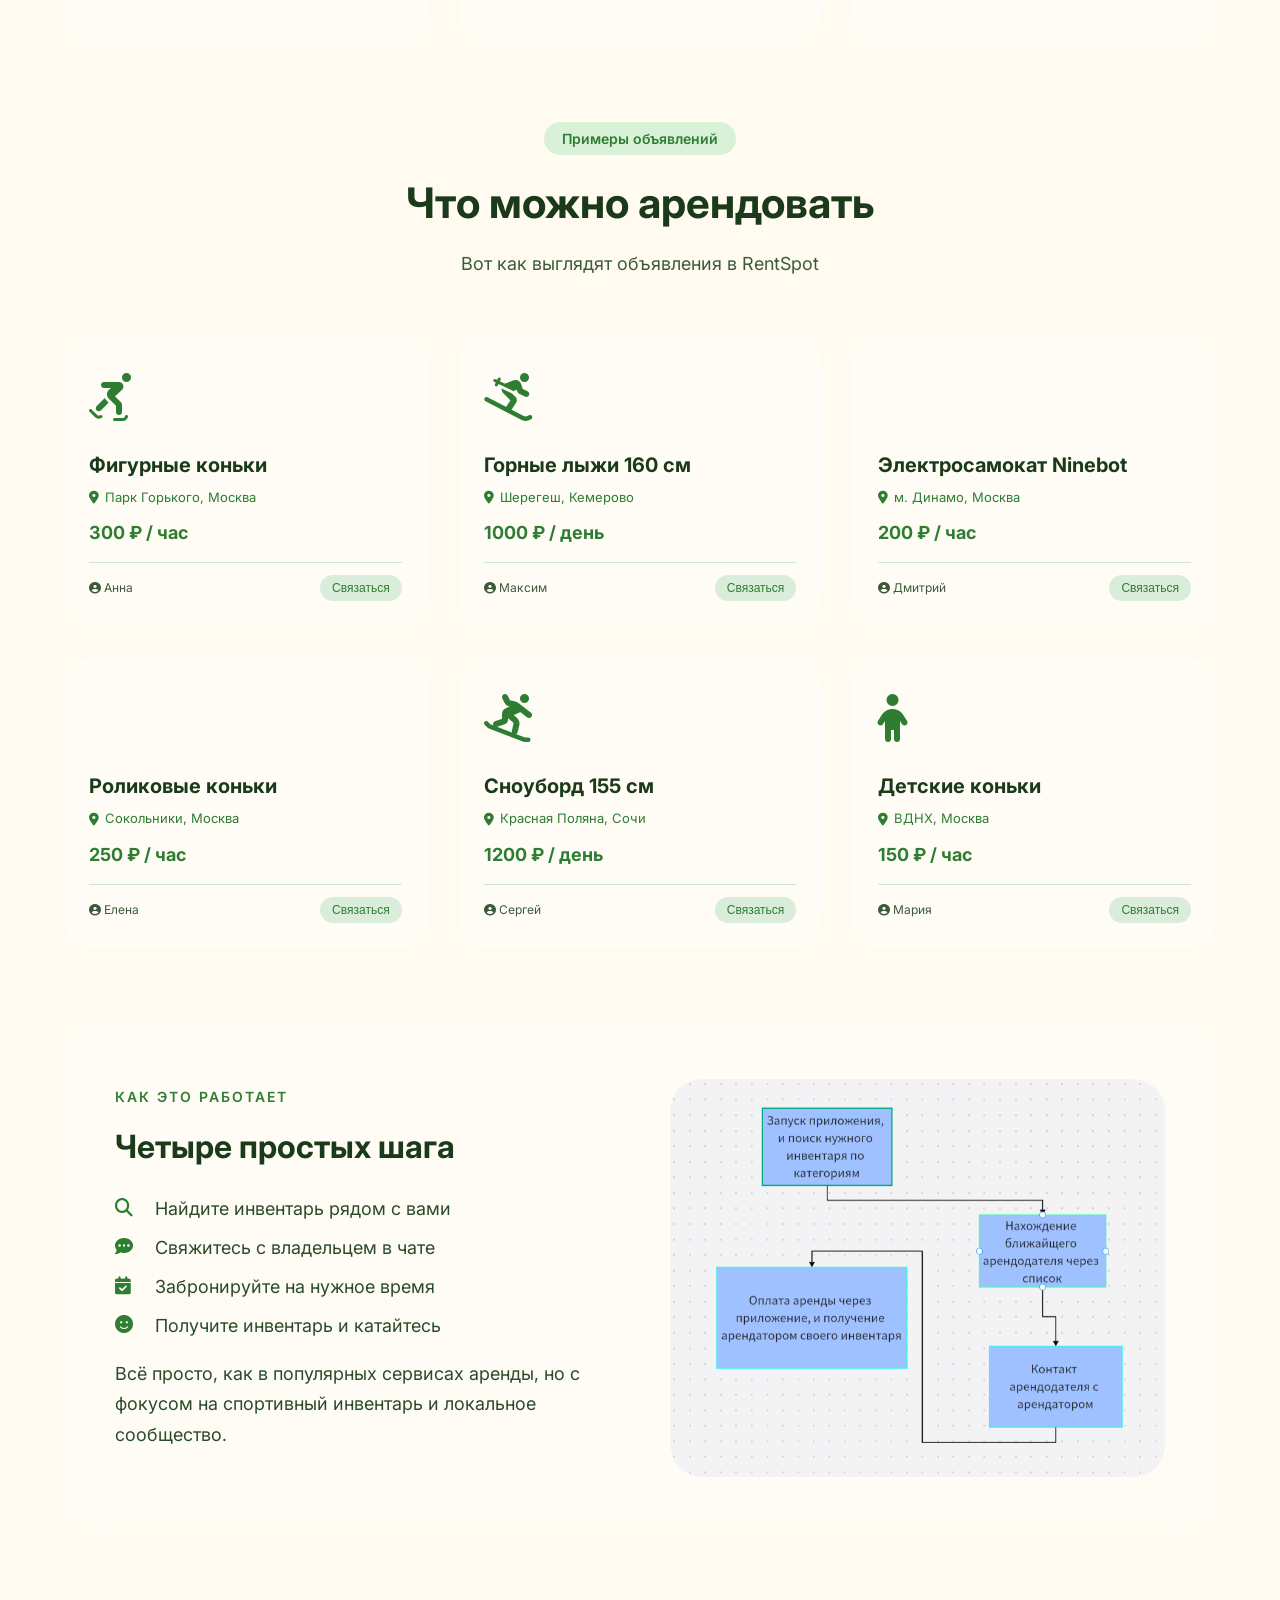
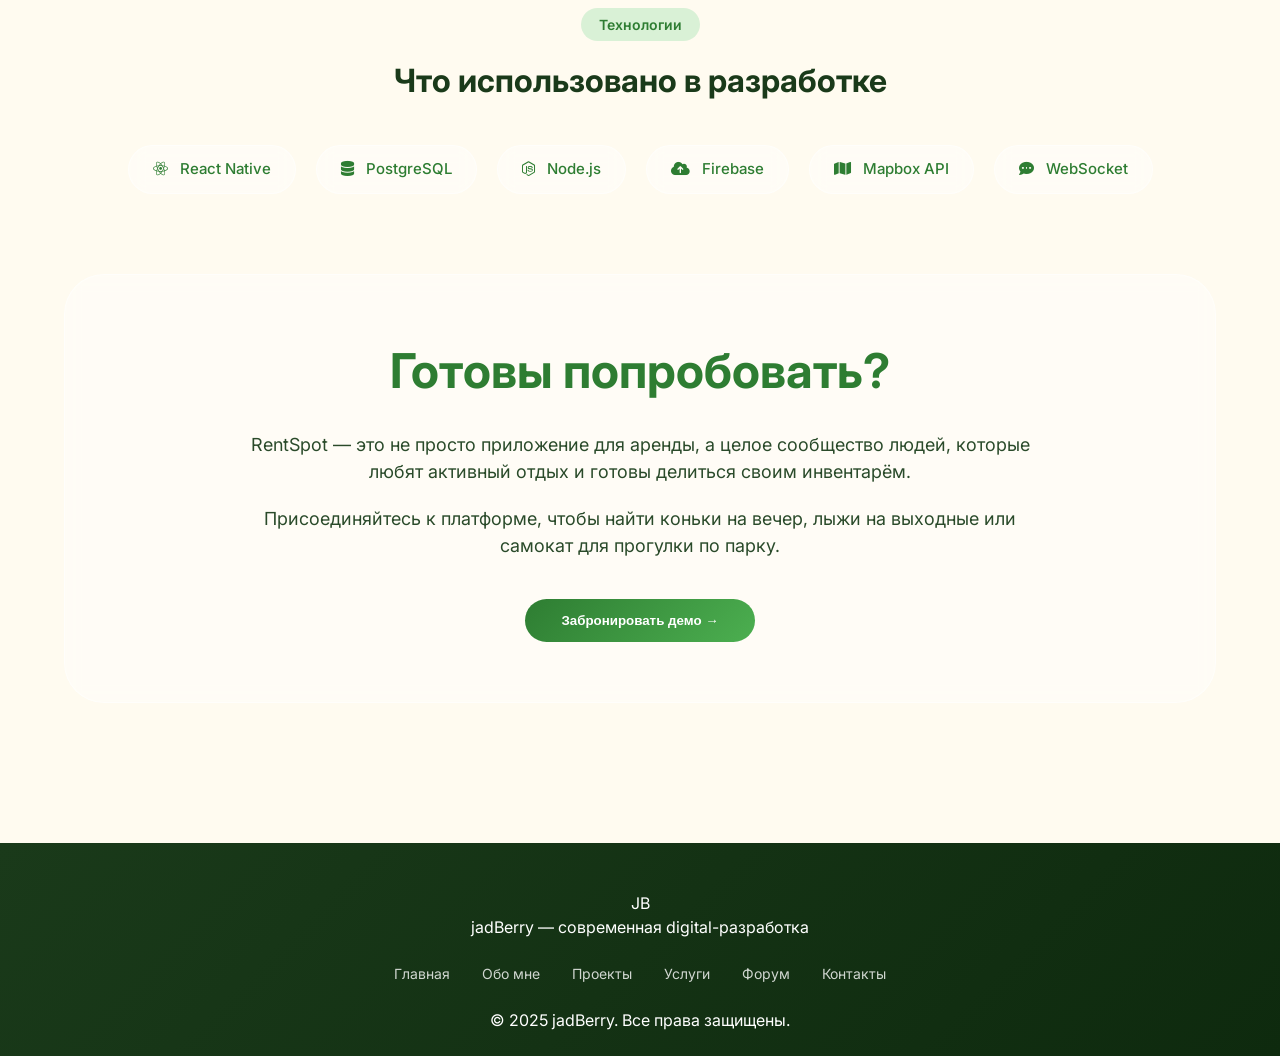
<file: project_two.html>
<!DOCTYPE html>
<html lang="ru">
<head>
    <meta charset="UTF-8">
    <meta name="viewport" content="width=device-width, initial-scale=1.0">
    <title>jadBerry | RentSpot — аренда спортивного инвентаря</title>
    <link href="https://fonts.googleapis.com/css2?family=Inter:opsz,wght@14..32,300;400;500;600;700;800&display=swap" rel="stylesheet">
    <link rel="stylesheet" href="https://cdnjs.cloudflare.com/ajax/libs/font-awesome/6.5.1/css/all.min.css">
    <link rel="stylesheet" href="css/project_two.css">
</head>
<body>

    <!-- Шапка -->
    <header id="main-header">
        <div class="logo">JB</div>
        <nav class="nav-menu">
            <a href="index.html">Главная</a>
            <a href="about.html">Обо мне</a>
            <a href="index.html#portfolio" class="nav-link">Проекты</a>
            <a href="services.html">Услуги</a>
            <a href="blog-forum.html">Форум</a>
            <a href="contact.html">Контакты</a>
        </nav>
        <div class="burger" id="burgerBtn">
            <span></span>
            <span></span>
            <span></span>
        </div>
    </header>

    <div id="compact-header">
        <a href="index.html">JB</a>
        <a href="about.html">Обо мне</a>
        <a href="index.html#portfolio" class="nav-link">Проекты</a>
        <a href="services.html">Услуги</a>
        <a href="blog-forum.html">Форум</a>
        <a href="contact.html">Контакты</a>
    </div>

    <main class="project-page">

        <!-- Hero секция -->
        <div class="project-hero">
            <span class="hero-badge">Второй проект</span>
            <h1 class="project-title">RentSpot</h1>
            <p class="project-subtitle">Аренда спортивного инвентаря между людьми</p>
        </div>

        <!-- О проекте -->
        <div class="info-block">
            <div class="info-text">
                <div class="info-label">О проекте</div>
                <h2>Делитесь спортивным инвентарём</h2>
                <p>RentSpot — это платформа, которая объединяет людей, желающих взять напрокат спортивный инвентарь, и тех, кто готов его предоставить. Коньки, лыжи, сноуборды, самокаты, ролики — всё это можно найти в одном месте.</p>
                <p>Идея родилась из личного опыта: у многих дома пылится инвентарь, который используется раз в год, а другим он нужен на пару часов. RentSpot решает эту проблему, создавая удобное и безопасное пространство для шеринга.</p>
            </div>
            <div class="info-image">
                <div class="info-image">
                    <div class="hero-image-placeholder">
                        <img src="image/skee.jpg" alt="jadBerry logo" class="hero-image">
                    </div>
                </div>
            </div>
        </div>

        <!-- Принципы -->
        <div class="principles-block">
            <div class="principles-header">
                <span class="section-tag">Ключевые принципы</span>
                <h2>На чём построен RentSpot</h2>
            </div>
            <div class="principles-grid">
                <div class="principle-card">
                    <div class="principle-icon"><i class="fas fa-handshake"></i></div>
                    <h3>Доверие</h3>
                    <p>Система верификации пользователей, рейтинги и отзывы создают безопасную среду для аренды. Каждый участник видит историю другого и может принимать взвешенные решения.</p>
                </div>
                <div class="principle-card">
                    <div class="principle-icon"><i class="fas fa-map-marker-alt"></i></div>
                    <h3>Локация</h3>
                    <p>Умный поиск показывает инвентарь рядом с вами. Фильтрация по расстоянию, типу снаряжения и цене делает аренду максимально удобной и быстрой.</p>
                </div>
                <div class="principle-card">
                    <div class="principle-icon"><i class="fas fa-shield-alt"></i></div>
                    <h3>Безопасность</h3>
                    <p>Встроенный чат для общения, система подтверждения бронирования и страховка каждого заказа — мы заботимся о том, чтобы сделки проходили гладко.</p>
                </div>
            </div>
        </div>

        <!-- Демо-список объявлений -->
        <div class="demo-block">
            <div class="demo-header">
                <span class="section-tag">Примеры объявлений</span>
                <h2>Что можно арендовать</h2>
                <p>Вот как выглядят объявления в RentSpot</p>
            </div>
            <div class="items-grid" id="items-grid">
                <!-- объявления через JS -->
            </div>
        </div>

        <!-- Как это работает -->
        <div class="info-block reverse">
            <div class="info-image">
                <div class="hero-image-placeholder">
                    <img src="image/two_scheme.png" alt="jadBerry logo" class="hero-image">
                </div>
            </div>
            <div class="info-text">
                <div class="info-label">Как это работает</div>
                <h2>Четыре простых шага</h2>
                <ul class="steps-list">
                    <li><i class="fas fa-search"></i> Найдите инвентарь рядом с вами</li>
                    <li><i class="fas fa-comment-dots"></i> Свяжитесь с владельцем в чате</li>
                    <li><i class="fas fa-calendar-check"></i> Забронируйте на нужное время</li>
                    <li><i class="fas fa-smile"></i> Получите инвентарь и катайтесь</li>
                </ul>
                <p>Всё просто, как в популярных сервисах аренды, но с фокусом на спортивный инвентарь и локальное сообщество.</p>
            </div>
        </div>

        <!-- Технологии -->
        <div class="tech-block">
            <div class="tech-header">
                <span class="section-tag">Технологии</span>
                <h2>Что использовано в разработке</h2>
            </div>
            <div class="tech-grid">
                <div class="tech-item"><i class="fab fa-react"></i> React Native</div>
                <div class="tech-item"><i class="fas fa-database"></i> PostgreSQL</div>
                <div class="tech-item"><i class="fab fa-node-js"></i> Node.js</div>
                <div class="tech-item"><i class="fas fa-cloud-upload-alt"></i> Firebase</div>
                <div class="tech-item"><i class="fas fa-map"></i> Mapbox API</div>
                <div class="tech-item"><i class="fas fa-comment-dots"></i> WebSocket</div>
            </div>
        </div>

        <!-- Заключение -->
        <div class="conclusion-block">
            <h2>Готовы попробовать?</h2>
            <p>RentSpot — это не просто приложение для аренды, а целое сообщество людей, которые любят активный отдых и готовы делиться своим инвентарём.</p>
            <p>Присоединяйтесь к платформе, чтобы найти коньки на вечер, лыжи на выходные или самокат для прогулки по парку.</p>
            <button class="btn-primary" id="demoBtn">Забронировать демо →</button>
        </div>

    </main>

    <!-- Футер -->
    <footer class="footer">
        <div class="footer-content">
            <div class="footer-logo">
                <div>JB</div>
                <p>jadBerry — современная digital-разработка</p>
            </div>
            <div class="footer-links">
                <a href="index.html">Главная</a>
                <a href="about.html">Обо мне</a>
                <a href="project_one.html">Проекты</a>
                <a href="services.html">Услуги</a>
                <a href="blog-forum.html">Форум</a>
                <a href="contact.html">Контакты</a>
            </div>
            <div class="footer-copyright">
                <p>© 2025 jadBerry. Все права защищены.</p>
            </div>
        </div>
    </footer>

    <script src="js/project_two.js"></script>

    <!-- Модальное окно  -->
    <div id="demoModal" class="modal">
        <div class="modal-content">
            <span class="modal-close">&times;</span>
            <i class="fas fa-calendar-check" style="font-size: 64px; color: #2e7d32; margin-bottom: 20px;"></i>
            <h2>Демо-бронирование</h2>
            <p>Спасибо за интерес к RentSpot!</p>
            <p>В реальном приложении здесь откроется форма бронирования. Пока это демо-версия.</p>
            <button class="modal-btn">Хорошо, понял</button>
        </div>
    </div>

    <!-- Мобильное меню -->
    <div class="mobile-overlay" id="mobileOverlay"></div>
    <div class="mobile-menu" id="mobileMenu">
        <a href="index.html">Главная</a>
        <a href="about.html">Обо мне</a>
        <a href="index.html#portfolio">Проекты</a>
        <a href="services.html">Услуги</a>
        <a href="blog-forum.html">Форум</a>
        <a href="contact.html">Контакты</a>
    </div>
</body>
</html>
</file>
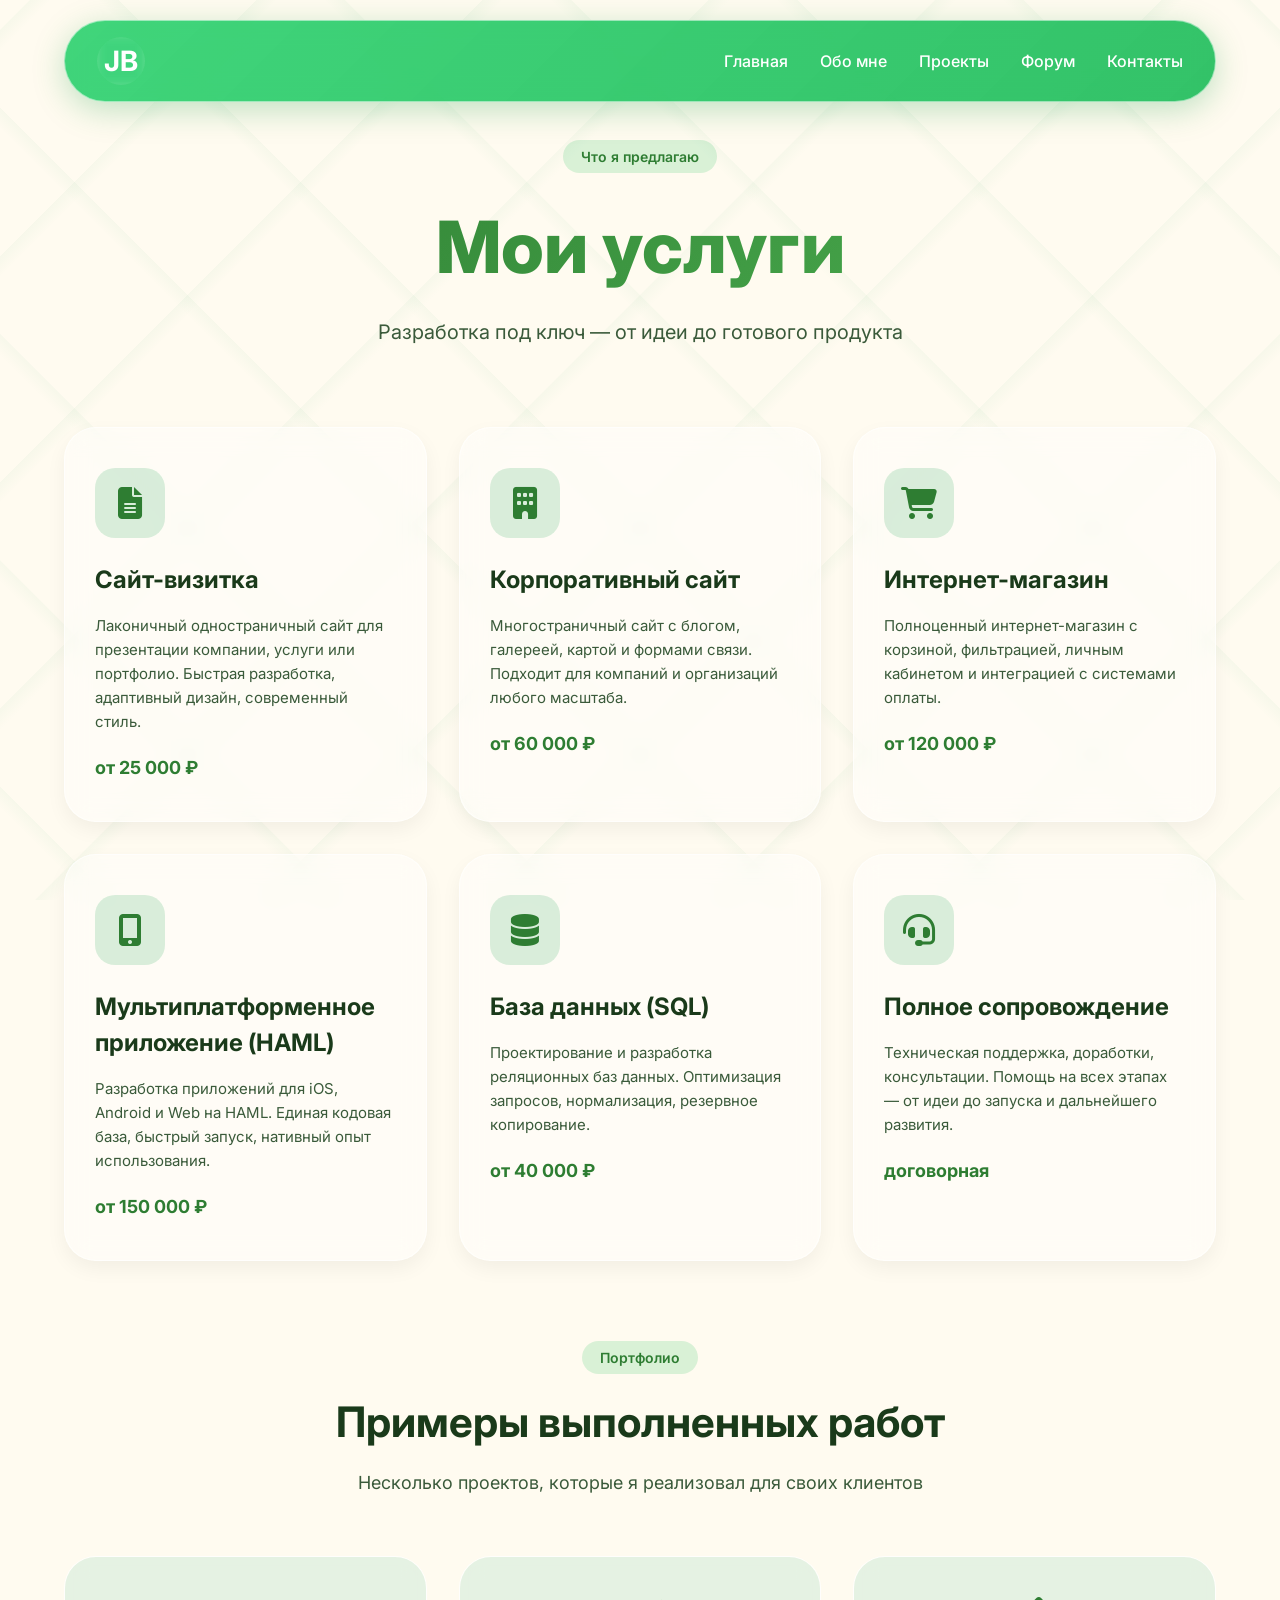
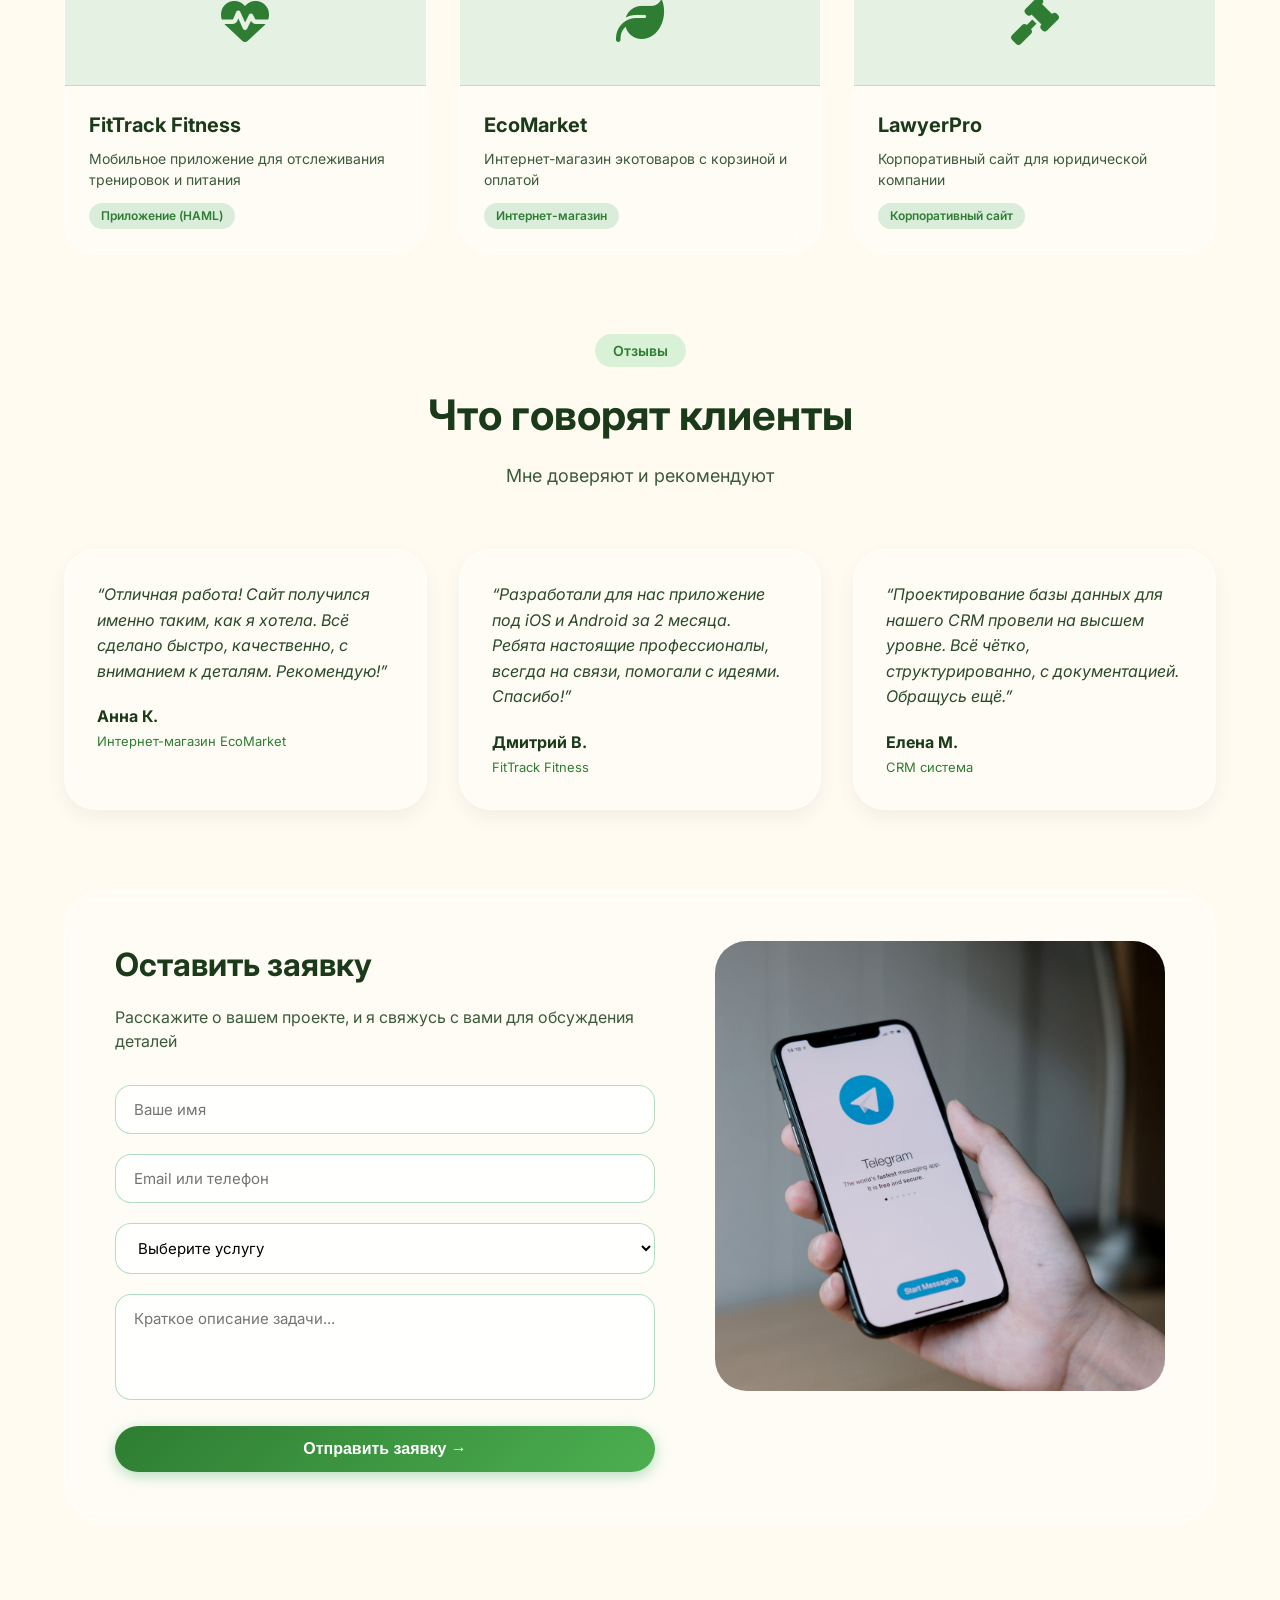
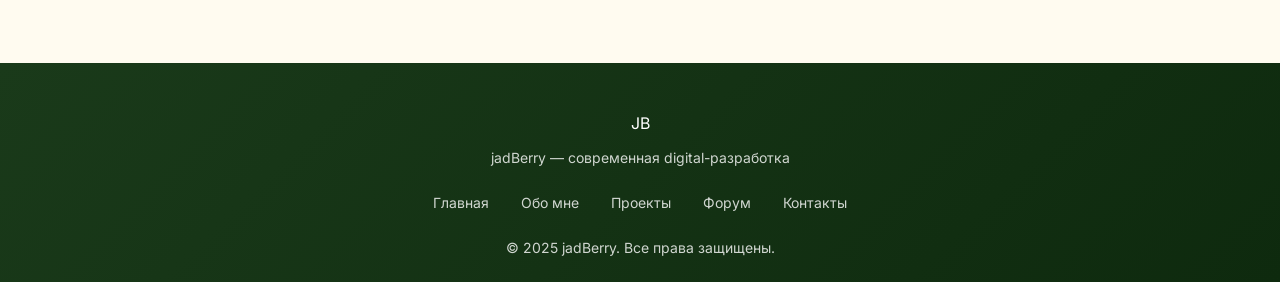
<file: services.html>
<!DOCTYPE html>
<html lang="ru">
<head>
    <meta charset="UTF-8">
    <meta name="viewport" content="width=device-width, initial-scale=1.0">
    <title>jadBerry | Услуги — разработка под ключ</title>
    <link href="https://fonts.googleapis.com/css2?family=Inter:opsz,wght@14..32,300;400;500;600;700;800&display=swap" rel="stylesheet">
    <link rel="stylesheet" href="https://cdnjs.cloudflare.com/ajax/libs/font-awesome/6.5.1/css/all.min.css">
    <link rel="stylesheet" href="css/index.css">
    <link rel="stylesheet" href="css/services.css">
</head>
<body>

    <!-- шапки -->
    <div id="main-header">
        <div class="logo">JB</div>
        <nav class="nav-menu">
            <a href="index.html">Главная</a>
            <a href="about.html">Обо мне</a>
            <a href="index.html#portfolio" class="nav-link">Проекты</a>
            <a href="blog-forum.html">Форум</a>
            <a href="contact.html">Контакты</a>
        </nav>
        <div class="burger" id="burgerBtn">
            <span></span>
            <span></span>
            <span></span>
        </div>
    </div>

    <div id="compact-header">
        <a href="index.html">JB</a>
        <a href="about.html">Обо мне</a>
        <a href="index.html#portfolio" class="nav-link">Проекты</a>
        <a href="blog-forum.html">Форум</a>
        <a href="contact.html">Контакты</a>
    </div>

    <main class="services-page">

        <div class="services-hero">
            <span class="hero-badge">Что я предлагаю</span>
            <h1 class="services-title">Мои услуги</h1>
            <p class="services-subtitle">Разработка под ключ — от идеи до готового продукта</p>
        </div>

        <!-- Список услуг -->
        <div class="services-grid" id="services-grid">
            <!-- услуги через js-->
        </div>

        <!-- Примеры работ / выдуманные кейсы -->
        <div class="works-block">
            <div class="section-header">
                <span class="section-tag">Портфолио</span>
                <h2>Примеры выполненных работ</h2>
                <p>Несколько проектов, которые я реализовал для своих клиентов</p>
            </div>
            <div class="works-grid" id="works-grid">
                <!-- примеры работ через JS -->
            </div>
        </div>

        <!-- Отзывы клиентов -->
        <div class="reviews-block">
            <div class="section-header">
                <span class="section-tag">Отзывы</span>
                <h2>Что говорят клиенты</h2>
                <p>Мне доверяют и рекомендуют</p>
            </div>
            <div class="reviews-grid" id="reviews-grid">
                <!-- отзывы через JS -->
            </div>
        </div>

        <!-- Форма заявки -->
        <div class="form-block">
            <div class="form-container">
                <div class="form-text">
                    <h2>Оставить заявку</h2>
                    <p>Расскажите о вашем проекте, и я свяжусь с вами для обсуждения деталей</p>
                </div>
                <form id="service-form" class="service-form">
                    <div class="form-group">
                        <input type="text" id="name" placeholder="Ваше имя" required>
                    </div>
                    <div class="form-group">
                        <input type="email" id="email" placeholder="Email или телефон" required>
                    </div>
                    <div class="form-group">
                        <select id="service-select" required>
                            <option value="" disabled selected>Выберите услугу</option>
                            <option value="Сайт-визитка">Сайт-визитка</option>
                            <option value="Корпоративный сайт">Корпоративный сайт</option>
                            <option value="Интернет-магазин">Интернет-магазин</option>
                            <option value="Мультиплатформенное приложение (HAML)">Мультиплатформенное приложение (HAML)</option>
                            <option value="База данных (SQL)">База данных (SQL)</option>
                            <option value="Полное сопровождение">Полное сопровождение проекта</option>
                        </select>
                    </div>
                    <div class="form-group">
                        <textarea id="message" rows="4" placeholder="Краткое описание задачи..." style="resize: none;"></textarea>
                    </div>
                    <button type="submit" class="btn-primary submit-btn">Отправить заявку →</button>
                </form>
            </div>
            <div class="hero-image-placeholder">
                <img src="image/tg.jpg" alt="jadBerry logo" class="hero-image">
            </div>
        </div>

    </main>

    <!-- Футер -->
    <footer class="footer">
        <div class="footer-content">
            <div>JB</div>
            <p>jadBerry — современная digital-разработка</p>
            <div class="footer-links">
                <a href="index.html">Главная</a>
                <a href="about.html">Обо мне</a>
                <a href="project_one.html">Проекты</a>
                <a href="blog-forum.html">Форум</a>
                <a href="contact.html">Контакты</a>
            </div>
            <div class="footer-copyright">
                <p>© 2025 jadBerry. Все права защищены.</p>
            </div>
        </div>
    </footer>

    <script src="js/services.js"></script>

    <!-- Модальное окно "Заявка отправлена" -->
    <div id="successModal" class="modal">
        <div class="modal-content">
            <span class="modal-close">&times;</span>
            <i class="fas fa-check-circle" style="font-size: 64px; color: #2e7d32; margin-bottom: 20px;"></i>
            <h2>Заявка отправлена!</h2>
            <p>Спасибо за обращение. Я свяжусь с вами в ближайшее время.</p>
            <button class="modal-btn">Хорошо</button>
        </div>
    </div>

    <!-- Мобильное меню -->
    <div class="mobile-overlay" id="mobileOverlay"></div>
    <div class="mobile-menu" id="mobileMenu">
        <a href="index.html">Главная</a>
        <a href="about.html">Обо мне</a>
        <a href="index.html#portfolio">Проекты</a>
        <a href="blog-forum.html">Форум</a>
        <a href="contact.html">Контакты</a>
    </div>

</body>
</html>
</file>
<file: css/index.css>
/* базовые стили */
* {
    margin: 0;
    padding: 0;
    box-sizing: border-box;
}

html {
    scroll-behavior: smooth;
}

body {
    background-color: #FFFBF0;
    background-image: repeating-linear-gradient(45deg, transparent, transparent 65px, rgba(0, 150, 60, 0.03) 80px, rgba(0, 150, 60, 0.03) 80.1px, transparent 80.5px, transparent 160px), repeating-linear-gradient(-45deg, transparent, transparent 65px, rgba(0, 150, 60, 0.03) 80px, rgba(0, 150, 60, 0.03) 80.1px, transparent 80.5px, transparent 160px);
    background-attachment: fixed;
    font-family: 'Inter', Arial, sans-serif;
    color: #1a2a1a;
    line-height: 1.5;
}

a {
    text-decoration: none;
    color: inherit;
}
/*-------------------------------------------------------*/

/* шапки */

/* Большая шапка */
#main-header {
    position: fixed;
    top: 20px;
    left: 50%;
    transform: translateX(-50%);
    width: 90%;
    max-width: 1200px;
    display: flex;
    justify-content: space-between;
    align-items: center;
    padding: 16px 32px;
    background: linear-gradient(135deg, rgba(0, 200, 83, 0.75) 0%, rgba(0, 180, 70, 0.8) 100%);
    backdrop-filter: blur(12px);
    border-radius: 60px;
    border: 1px solid rgba(255, 255, 255, 0.5);
    box-shadow: 0 8px 32px rgba(0, 150, 60, 0.25);
    z-index: 1000;
    transition: all 0.4s ease;
}

    #main-header.hidden {
        transform: translateX(-50%) translateY(-150%);
        opacity: 0;
        visibility: hidden;
        pointer-events: none;
    }

/* Навигация в шапке */
.nav-menu {
    display: flex;
    gap: 32px;
}

    .nav-menu a {
        color: white;
        font-weight: 500;
        transition: opacity 0.2s;
    }

        .nav-menu a:hover {
            opacity: 0.8;
        }

/* Логотип */
.logo {
    font-size: 28px;
    font-weight: 700;
    color: white;
    background: rgba(255,255,255,0.2);
    width: 48px;
    height: 48px;
    display: flex;
    align-items: center;
    justify-content: center;
    border-radius: 50%;
    backdrop-filter: blur(4px);
}

/* Компактная шапка (появляется при скролле) */
#compact-header {
    position: fixed;
    top: 16px;
    left: 50%;
    transform: translateX(-50%);
    width: auto;
    padding: 10px 24px;
    background: linear-gradient(135deg, rgba(0, 200, 83, 0.85) 0%, rgba(0, 180, 70, 0.9) 100%);
    backdrop-filter: blur(12px);
    border-radius: 40px;
    display: flex;
    align-items: center;
    gap: 24px;
    z-index: 1001;
    opacity: 0;
    pointer-events: none;
    transition: all 0.4s ease;
    border: 1px solid rgba(255, 255, 255, 0.4);
}

    #compact-header.visible {
        opacity: 1;
        pointer-events: all;
    }

    #compact-header a {
        color: white;
        font-weight: 500;
    }
/*-------------------------------------------------------*/

/* общие контейнер */
.section {
    padding: 80px 5%;
    max-width: 1400px;
    margin: 0 auto;
}

.section-header {
    text-align: center;
    margin-bottom: 60px;
}

.section-tag {
    display: inline-block;
    background: rgba(0, 180, 70, 0.15);
    color: #2e7d32;
    padding: 6px 16px;
    border-radius: 40px;
    font-size: 14px;
    font-weight: 600;
    margin-bottom: 16px;
}

.section-title {
    font-size: 42px;
    font-weight: 700;
    color: #1a3a1a;
}
/*-------------------------------------------------------*/

/* hero секция */
.hero {
    min-height: 100vh;
    display: flex;
    align-items: center;
    justify-content: space-between;
    gap: 60px;
    padding: 120px 5% 80px;
    max-width: 1400px;
    margin: 0 auto;
    flex-wrap: wrap;
}

.hero-content {
    flex: 1;
    min-width: 300px;
}

.hero-badge {
    background: rgba(0, 200, 83, 0.15);
    color: #2e7d32;
    padding: 8px 20px;
    border-radius: 40px;
    display: inline-block;
    font-size: 14px;
    font-weight: 600;
    margin-bottom: 24px;
}

.hero-title {
    font-size: 72px;
    font-weight: 800;
    background: linear-gradient(135deg, #2e7d32, #4caf50);
    -webkit-background-clip: text;
    background-clip: text;
    color: transparent;
    margin-bottom: 20px;
}

.hero-subtitle {
    font-size: 22px;
    color: #2a4a2a;
    margin-bottom: 40px;
    line-height: 1.4;
}

.hero-buttons {
    display: flex;
    gap: 20px;
    flex-wrap: wrap;
}
/*-------------------------------------------------------*/

/* кнопки*/
.btn-primary {
    background: linear-gradient(135deg, #2e7d32, #4caf50);
    color: white;
    padding: 14px 36px;
    border-radius: 50px;
    font-weight: 600;
    transition: all 0.3s;
    box-shadow: 0 4px 15px rgba(0,150,60,0.3);
}

    .btn-primary:hover {
        transform: translateY(-3px);
        box-shadow: 0 8px 25px rgba(0,150,60,0.4);
    }

.btn-secondary {
    background: rgba(0, 180, 70, 0.15);
    backdrop-filter: blur(10px);
    color: #2e7d32;
    padding: 14px 36px;
    border-radius: 50px;
    font-weight: 600;
    border: 1px solid rgba(0,150,60,0.3);
    transition: all 0.3s;
}

    .btn-secondary:hover {
        background: rgba(0, 180, 70, 0.25);
        transform: translateY(-3px);
    }
/*-------------------------------------------------------*/

/* плейсхолдеры фото */
.hero-image-placeholder {
    flex: 1;
    min-width: 300px;
}

.image-placeholder {
    background: linear-gradient(135deg, rgba(0, 200, 83, 0.2), rgba(0, 150, 60, 0.3));
    backdrop-filter: blur(12px);
    border-radius: 32px;
    padding: 60px 20px;
    text-align: center;
    border: 2px dashed rgba(0,150,60,0.5);
    color: #2e7d32;
    transition: all 0.3s;
}

    .image-placeholder i {
        font-size: 48px;
        margin-bottom: 16px;
        display: block;
    }

    .image-placeholder span {
        font-size: 16px;
        font-weight: 500;
    }

.glass {
    background: rgba(255,255,255,0.3);
    backdrop-filter: blur(10px);
}
/*-------------------------------------------------------*/

/* о студии */
.about-grid {
    display: flex;
    gap: 60px;
    flex-wrap: wrap;
    align-items: center;
}

.about-text {
    flex: 1;
    font-size: 18px;
    color: #2a3a2a;
    line-height: 1.6;
}

.about-stats {
    display: flex;
    gap: 40px;
    margin-top: 40px;
    flex-wrap: wrap;
}

.stat {
    text-align: center;
}

.stat-number {
    font-size: 36px;
    font-weight: 800;
    color: #2e7d32;
    display: block;
}

.stat-label {
    font-size: 14px;
    color: #4a6a4a;
}

.about-image-placeholder {
    flex: 1;
}
/*-------------------------------------------------------*/

/* сетки карточек */
.portfolio-grid,
.services-grid,
.reviews-grid {
    display: grid;
    grid-template-columns: repeat(auto-fit, minmax(320px, 1fr));
    gap: 32px;
}
/*-------------------------------------------------------*/

/* общий стиль карточек */
.portfolio-card,
.service-card,
.review-card {
    background: rgba(255, 255, 255, 0.4);
    backdrop-filter: blur(12px);
    border-radius: 32px;
    padding: 24px;
    transition: all 0.3s;
    border: 1px solid rgba(255,255,255,0.6);
    box-shadow: 0 8px 20px rgba(0,0,0,0.05);
}

    .portfolio-card:hover,
    .service-card:hover,
    .review-card:hover {
        transform: translateY(-8px);
        background: rgba(255, 255, 255, 0.6);
        box-shadow: 0 20px 40px rgba(0,150,60,0.15);
    }

.card-image {
    background: rgba(0, 150, 60, 0.15);
    border-radius: 24px;
    height: 200px;
    display: flex;
    align-items: center;
    justify-content: center;
    margin-bottom: 20px;
    border: 1px dashed rgba(0,150,60,0.5);
    color: #2e7d32;
}

    .card-image i {
        font-size: 48px;
    }

.card-title {
    font-size: 22px;
    font-weight: 700;
    margin-bottom: 12px;
    color: #1a3a1a;
}

.card-desc {
    color: #3a5a3a;
    font-size: 14px;
    line-height: 1.5;
}

.service-icon {
    font-size: 40px;
    color: #2e7d32;
    margin-bottom: 20px;
}

.review-text {
    font-style: italic;
    margin-bottom: 20px;
    color: #2a4a2a;
}

.review-author {
    font-weight: 700;
    color: #1a3a1a;
}
/*-------------------------------------------------------*/

/*контакты */
.contact-container {
    display: flex;
    gap: 60px;
    flex-wrap: wrap;
}

.contact-info {
    flex: 1;
    display: flex;
    flex-direction: column;
    gap: 32px;
}

.contact-item {
    display: flex;
    align-items: center;
    gap: 20px;
    padding: 20px;
    background: rgba(255,255,255,0.4);
    backdrop-filter: blur(8px);
    border-radius: 28px;
}

    .contact-item i {
        font-size: 32px;
        color: #2e7d32;
    }

    .contact-item h4 {
        margin-bottom: 8px;
        color: #1a3a1a;
    }

    .contact-item a {
        color: #2e7d32;
        font-weight: 600;
    }

.contact-form-placeholder {
    flex: 1;
}
/*-------------------------------------------------------*/

/* футер */
.footer {
    background: linear-gradient(135deg, #1a3a1a, #0e2a0e);
    color: white;
    margin-top: 60px;
    padding: 48px 5% 24px;
}

.footer-content {
    max-width: 1400px;
    margin: 0 auto;
    text-align: center;
}

.footer-logo .logo {
    margin: 0 auto 16px;
    background: rgba(255,255,255,0.2);
}

.footer-links {
    margin: 24px 0;
    display: flex;
    justify-content: center;
    gap: 32px;
    flex-wrap: wrap;
}

    .footer-links a {
        font-size: 14px;
        opacity: 0.8;
        transition: opacity 0.2s;
    }

        .footer-links a:hover {
            opacity: 1;
        }
/*-------------------------------------------------------*/

/* адаптив */
@media (max-width: 768px) {
    .hero-title {
        font-size: 48px;
    }

    .section-title {
        font-size: 32px;
    }

    .nav-menu {
        display: none;
    }

    #compactheader .nav-menu-small {
        display: none;
    }

    #compactheader {
        padding: 8px 20px;
    }

    .hero {
        flex-direction: column;
        text-align: center;
        padding-top: 100px;
    }

    .hero-buttons {
        justify-content: center;
    }

    .about-grid {
        flex-direction: column;
    }

    .contact-container {
        flex-direction: column;
    }
}
/*-------------------------------------------------------*/

/* общие стили */

/* Контейнеры страниц */
.about-page,
.services-page,
.project-page,
.blog-page,
.contact-page {
    max-width: 1400px;
    margin: 0 auto;
    padding: 140px 5% 80px;
}

/* Hero секции (общие) */
.hero-badge {
    background: rgba(0, 180, 70, 0.15);
    color: #2e7d32;
    padding: 6px 18px;
    border-radius: 40px;
    font-size: 14px;
    font-weight: 600;
    display: inline-block;
    margin-bottom: 20px;
}

/* Заголовки секций */
.section-header {
    text-align: center;
    margin-bottom: 60px;
}

.section-tag {
    background: rgba(0, 180, 70, 0.15);
    color: #2e7d32;
    padding: 6px 18px;
    border-radius: 40px;
    font-size: 14px;
    font-weight: 600;
    display: inline-block;
    margin-bottom: 16px;
}

.section-header h2 {
    font-size: 42px;
    font-weight: 700;
    color: #1a3a1a;
    margin-bottom: 16px;
}

.section-header p {
    color: #3a5a3a;
    font-size: 18px;
}

/* Карточки (общие) */
.portfolio-card,
.service-card,
.review-card,
.principle-card,
.contact-card,
.item-card,
.work-card {
    background: rgba(255,255,255,0.4);
    backdrop-filter: blur(12px);
    border-radius: 32px;
    padding: 24px;
    transition: all 0.3s;
    border: 1px solid rgba(255,255,255,0.6);
}

    .portfolio-card:hover,
    .service-card:hover,
    .review-card:hover,
    .principle-card:hover,
    .contact-card:hover,
    .item-card:hover,
    .work-card:hover {
        transform: translateY(-8px);
        background: rgba(255,255,255,0.6);
    }

/* Кнопки (общие) */
.btn-primary {
    background: linear-gradient(135deg, #2e7d32, #4caf50);
    color: white;
    padding: 14px 36px;
    border-radius: 50px;
    font-weight: 600;
    transition: all 0.3s;
    display: inline-block;
    border: none;
    cursor: pointer;
}

    .btn-primary:hover {
        transform: translateY(-3px);
        box-shadow: 0 8px 25px rgba(0,150,60,0.4);
    }

.btn-secondary {
    background: rgba(0, 180, 70, 0.15);
    backdrop-filter: blur(10px);
    color: #2e7d32;
    padding: 14px 36px;
    border-radius: 50px;
    font-weight: 600;
    border: 1px solid rgba(0,150,60,0.3);
    transition: all 0.3s;
    display: inline-block;
}

    .btn-secondary:hover {
        background: rgba(0, 180, 70, 0.25);
        transform: translateY(-3px);
    }

/* Плейсхолдеры для фото */
.image-placeholder {
    background: rgba(0,150,60,0.1);
    border-radius: 32px;
    padding: 60px 20px;
    text-align: center;
    border: 2px dashed rgba(0,150,60,0.4);
    color: #2e7d32;
}

    .image-placeholder i {
        font-size: 64px;
        margin-bottom: 16px;
        display: block;
    }

/* Сетки */
.portfolio-grid,
.services-grid,
.reviews-grid,
.principles-grid,
.contacts-grid,
.works-grid,
.items-grid {
    display: grid;
    gap: 32px;
}

/* Футер общий */
#main-footer,
.footer {
    background: linear-gradient(135deg, #1a3a1a, #0e2a0e);
    color: white;
    margin-top: 60px;
    padding: 48px 5% 24px;
    text-align: center;
}

.footer-content {
    max-width: 1400px;
    margin: 0 auto;
    text-align: center;
}

.footer-logo .logo {
    margin: 0 auto 16px;
    background: rgba(255,255,255,0.2);
}

.footer-links {
    margin: 24px 0;
    display: flex;
    justify-content: center;
    gap: 32px;
    flex-wrap: wrap;
}

    .footer-links a {
        font-size: 14px;
        opacity: 0.8;
        transition: opacity 0.2s;
    }

        .footer-links a:hover {
            opacity: 1;
        }

/* Адаптив общий */
@media (max-width: 768px) {
    .section-header h2 {
        font-size: 28px;
    }

    .nav-menu {
        display: none;
    }
}
/*-------------------------------------------------------*/

/* модальное окно*/
.modal {
    display: none;
    position: fixed;
    z-index: 2000;
    left: 0;
    top: 0;
    width: 100%;
    height: 100%;
    background-color: rgba(0, 0, 0, 0.7);
    backdrop-filter: blur(5px);
    justify-content: center;
    align-items: center;
}

.modal-content {
    background: rgba(255,255,255,0.95);
    backdrop-filter: blur(12px);
    border-radius: 40px;
    padding: 50px;
    max-width: 500px;
    width: 90%;
    text-align: center;
    border: 1px solid rgba(0,150,60,0.3);
    box-shadow: 0 25px 50px rgba(0,0,0,0.3);
    animation: modalFadeIn 0.3s ease;
}

@keyframes modalFadeIn {
    from {
        opacity: 0;
        transform: translateY(-30px);
    }

    to {
        opacity: 1;
        transform: translateY(0);
    }
}

.modal-content h2 {
    font-size: 28px;
    color: #1a3a1a;
    margin-bottom: 16px;
}

.modal-content p {
    font-size: 16px;
    color: #2a4a2a;
    margin-bottom: 12px;
    line-height: 1.5;
}

.modal-close {
    position: absolute;
    top: 20px;
    right: 25px;
    font-size: 28px;
    font-weight: bold;
    color: #888;
    cursor: pointer;
    transition: color 0.2s;
}

    .modal-close:hover {
        color: #2e7d32;
    }

.modal-btn {
    background: linear-gradient(135deg, #2e7d32, #4caf50);
    color: white;
    border: none;
    padding: 12px 32px;
    border-radius: 40px;
    font-size: 16px;
    font-weight: 600;
    cursor: pointer;
    margin-top: 20px;
    transition: all 0.3s;
}

    .modal-btn:hover {
        transform: translateY(-2px);
        box-shadow: 0 5px 15px rgba(0,150,60,0.3);
    }
/*-------------------------------------------------------*/

/* визуальные подсказки для ссылок*/
.portfolio-card {
    cursor: pointer;
    transition: all 0.3s ease;
    position: relative;
}

    .portfolio-card:hover {
        transform: translateY(-8px);
        background: rgba(255,255,255,0.7);
        box-shadow: 0 20px 40px rgba(0,150,60,0.2);
    }

    .portfolio-card::after {
        content: "→";
        position: absolute;
        bottom: 20px;
        right: 20px;
        font-size: 24px;
        color: #2e7d32;
        opacity: 0;
        transition: all 0.3s ease;
    }

    .portfolio-card:hover::after {
        opacity: 1;
        transform: translateX(5px);
    }

    .portfolio-card:hover .card-image {
        border-color: #2e7d32;
        background: rgba(0,150,60,0.2);
    }

.portfolio-card {
    cursor: pointer;
}

.hero-image-placeholder img {
    width: 100%;
    height: auto;
    border-radius: 32px;
    display: block;
    object-fit: cover;
}
/*-------------------------------------------------------*/

/* бургер меню */

/* Кнопка бургера */
.burger {
    display: none;
    flex-direction: column;
    justify-content: space-between;
    width: 30px;
    height: 21px;
    cursor: pointer;
    z-index: 1002;
}

    .burger span {
        width: 100%;
        height: 3px;
        background: white;
        border-radius: 3px;
        transition: all 0.3s ease;
    }

    .burger.active span:nth-child(1) {
        transform: translateY(9px) rotate(45deg);
    }

    .burger.active span:nth-child(2) {
        opacity: 0;
    }

    .burger.active span:nth-child(3) {
        transform: translateY(-9px) rotate(-45deg);
    }

/* Мобильное меню (выезжающее справа) */
.mobile-menu {
    position: fixed;
    top: 0;
    right: -100%;
    width: 70%;
    max-width: 300px;
    height: 100vh;
    background: linear-gradient(135deg, rgba(0, 180, 70, 0.98), rgba(0, 150, 60, 0.98));
    backdrop-filter: blur(20px);
    z-index: 1001;
    padding: 80px 30px 30px;
    transition: right 0.3s ease;
    box-shadow: -5px 0 30px rgba(0,0,0,0.2);
}

    .mobile-menu.active {
        right: 0;
    }

    .mobile-menu a {
        display: block;
        color: white;
        font-size: 18px;
        font-weight: 500;
        padding: 15px 0;
        text-decoration: none;
        border-bottom: 1px solid rgba(255,255,255,0.2);
        transition: all 0.2s;
    }

        .mobile-menu a:hover {
            opacity: 0.8;
            padding-left: 10px;
        }

/* Затемнение фона при открытом меню */
.mobile-overlay {
    position: fixed;
    top: 0;
    left: 0;
    width: 100%;
    height: 100%;
    background: rgba(0,0,0,0.5);
    z-index: 1000;
    display: none;
}

    .mobile-overlay.active {
        display: block;
    }
/*-------------------------------------------------------*/

/* адаптив */
@media (max-width: 768px) {
    .burger {
        display: flex;
    }

    .nav-menu,
    .nav-menu-small {
        display: none !important;
    }

    #main-header,
    #header {
        width: 95% !important;
        padding: 10px 16px !important;
        top: 10px !important;
        left: 2.5% !important;
        transform: none !important;
    }

        #main-header .logo,
        #header .logo {
            width: 36px !important;
            height: 36px !important;
            font-size: 18px !important;
        }

        #main-header.hidden,
        #header.hidden {
            transform: none !important;
            opacity: 1 !important;
            visibility: visible !important;
            pointer-events: all !important;
        }

    #compact-header,
    #compactheader {
        display: none !important;
    }
}
/*-------------------------------------------------------*/
</file>
<file: css/about.css>
/*   базовые и глоабльыне стили */
* {
    margin: 0;
    padding: 0;
    box-sizing: border-box;
}

body {
    background-color: #FFFBF0;
    background-image: repeating-linear-gradient(45deg, transparent, transparent 65px, rgba(0, 150, 60, 0.03) 80px, rgba(0, 150, 60, 0.03) 80.1px, transparent 80.5px, transparent 160px), repeating-linear-gradient(-45deg, transparent, transparent 65px, rgba(0, 150, 60, 0.03) 80px, rgba(0, 150, 60, 0.03) 80.1px, transparent 80.5px, transparent 160px);
    background-attachment: fixed;
    font-family: 'Inter', Arial, sans-serif;
    color: #1a2a1a;
    line-height: 1.5;
}

a {
    text-decoration: none;
}
/*-------------------------------------------------------*/

/* шапки*/

/* Большая шапка */
#main-header {
    position: fixed;
    top: 20px;
    left: 50%;
    transform: translateX(-50%);
    width: 90%;
    max-width: 1200px;
    display: flex;
    justify-content: space-between;
    align-items: center;
    padding: 16px 32px;
    background: linear-gradient(135deg, rgba(0, 200, 83, 0.75) 0%, rgba(0, 180, 70, 0.8) 100%);
    backdrop-filter: blur(12px);
    border-radius: 60px;
    border: 1px solid rgba(255, 255, 255, 0.5);
    box-shadow: 0 8px 32px rgba(0, 150, 60, 0.25);
    z-index: 1000;
    transition: all 0.4s ease;
}

    #main-header.hidden {
        transform: translateX(-50%) translateY(-150%);
        opacity: 0;
        visibility: hidden;
        pointer-events: none;
    }

/* Навигация в шапке */
.nav-menu {
    display: flex;
    gap: 32px;
}

    .nav-menu a {
        color: white;
        font-weight: 500;
        transition: opacity 0.2s;
    }

        .nav-menu a:hover {
            opacity: 0.8;
        }

/* Логотип */
.logo {
    font-size: 28px;
    font-weight: 700;
    color: white;
    background: rgba(255,255,255,0.2);
    width: 48px;
    height: 48px;
    display: flex;
    align-items: center;
    justify-content: center;
    border-radius: 50%;
    backdrop-filter: blur(4px);
}

/* Компактная шапка */
#compact-header {
    position: fixed;
    top: 16px;
    left: 50%;
    transform: translateX(-50%);
    width: auto;
    padding: 10px 24px;
    background: linear-gradient(135deg, rgba(0, 200, 83, 0.85) 0%, rgba(0, 180, 70, 0.9) 100%);
    backdrop-filter: blur(12px);
    border-radius: 40px;
    display: flex;
    align-items: center;
    gap: 24px;
    z-index: 1001;
    opacity: 0;
    pointer-events: none;
    transition: all 0.4s ease;
    border: 1px solid rgba(255, 255, 255, 0.4);
}

    #compact-header.visible {
        opacity: 1;
        pointer-events: all;
    }

    #compact-header a {
        color: white;
        font-weight: 500;
    }

/*-------------------------------------------------------*/

/*  основной контент*/
.about-page {
    max-width: 1400px;
    margin: 0 auto;
    padding: 140px 5% 80px;
}
/*-------------------------------------------------------*/


/*  фото + текст */
.about-hero-container {
    display: flex;
    gap: 60px;
    align-items: center;
    flex-wrap: wrap;
    margin-bottom: 80px;
}

.about-photo-frame {
    flex: 1;
    min-width: 280px;
}

.about-text-frame {
    flex: 1.5;
}

/* Плейсхолдер для фото */
.image-placeholder {
    background: linear-gradient(135deg, rgba(0, 200, 83, 0.2), rgba(0, 150, 60, 0.3));
    backdrop-filter: blur(8px);
    border-radius: 40px;
    padding: 60px 20px;
    text-align: center;
    border: 2px dashed rgba(0, 150, 60, 0.5);
    color: #2e7d32;
}

    .image-placeholder i {
        font-size: 64px;
        margin-bottom: 16px;
        display: block;
    }

/* Текстовая часть */
.about-title {
    font-size: 52px;
    font-weight: 800;
    margin-bottom: 24px;
    color: #1a3a1a;
}

.highlight {
    background: linear-gradient(135deg, #2e7d32, #4caf50);
    -webkit-background-clip: text;
    background-clip: text;
    color: transparent;
}

.about-desc {
    font-size: 18px;
    color: #2a4a2a;
    line-height: 1.6;
    margin-bottom: 24px;
}

.about-signature {
    font-size: 16px;
    font-weight: 600;
    color: #2e7d32;
    border-left: 3px solid #4caf50;
    padding-left: 16px;
}
/*-------------------------------------------------------*/


/*   достижения */
.stats-grid {
    display: flex;
    justify-content: center;
    gap: 60px;
    flex-wrap: wrap;
    margin-bottom: 80px;
}

.stat-card {
    background: rgba(255, 255, 255, 0.4);
    backdrop-filter: blur(12px);
    border-radius: 32px;
    padding: 40px 32px;
    text-align: center;
    min-width: 180px;
    transition: all 0.3s;
    border: 1px solid rgba(255, 255, 255, 0.6);
}

    .stat-card:hover {
        transform: translateY(-8px);
        background: rgba(255, 255, 255, 0.6);
    }

.stat-number {
    font-size: 52px;
    font-weight: 800;
    color: #2e7d32;
    display: block;
    margin-bottom: 12px;
}

.stat-label {
    font-size: 16px;
    font-weight: 500;
    color: #2a4a2a;
}
/*-------------------------------------------------------*/

/*  заголовки секций */
.section-header {
    text-align: center;
    margin-bottom: 60px;
}

.section-tag {
    background: rgba(0, 180, 70, 0.15);
    color: #2e7d32;
    padding: 6px 18px;
    border-radius: 40px;
    font-size: 14px;
    font-weight: 600;
    display: inline-block;
    margin-bottom: 16px;
}

.section-title {
    font-size: 42px;
    font-weight: 700;
    color: #1a3a1a;
}
/*-------------------------------------------------------*/

/*  блок услуги */
.services-preview {
    display: flex;
    gap: 32px;
    justify-content: center;
    flex-wrap: wrap;
    margin-bottom: 40px;
}

.service-preview-card {
    background: rgba(255, 255, 255, 0.4);
    backdrop-filter: blur(12px);
    border-radius: 28px;
    padding: 32px 24px;
    width: 260px;
    text-align: center;
    transition: all 0.3s;
    border: 1px solid rgba(255, 255, 255, 0.6);
}

    .service-preview-card:hover {
        transform: translateY(-5px);
        background: rgba(255, 255, 255, 0.6);
    }

    .service-preview-card i {
        font-size: 48px;
        color: #2e7d32;
        margin-bottom: 16px;
    }

    .service-preview-card h3 {
        font-size: 20px;
        margin-bottom: 12px;
        color: #1a3a1a;
    }

    .service-preview-card p {
        font-size: 14px;
        color: #3a5a3a;
    }

/*-------------------------------------------------------*/

/*  портфолио */
.portfolio-preview {
    display: flex;
    gap: 32px;
    justify-content: center;
    flex-wrap: wrap;
    margin-bottom: 40px;
}

.portfolio-preview-card {
    background: rgba(255, 255, 255, 0.4);
    backdrop-filter: blur(12px);
    border-radius: 28px;
    padding: 20px;
    width: 300px;
    transition: 0.3s;
    border: 1px solid rgba(255, 255, 255, 0.6);
}

    .portfolio-preview-card:hover {
        transform: translateY(-6px);
        background: rgba(255, 255, 255, 0.6);
    }

    .portfolio-preview-card .card-img {
        background: rgba(0, 150, 60, 0.15);
        border-radius: 20px;
        height: 160px;
        display: flex;
        align-items: center;
        justify-content: center;
        margin-bottom: 16px;
        border: 1px dashed #4caf50;
    }
/*-------------------------------------------------------*/

/*    кнопки */
.services-link-wrap {
    text-align: center;
    margin-top: 40px;
}

.portfolio-link-wrap {
    text-align: center;
    margin-top: 40px;
    margin-bottom: 20px;
}

.btn-primary {
    background: linear-gradient(135deg, #2e7d32, #4caf50);
    color: white;
    padding: 12px 32px;
    border-radius: 40px;
    font-weight: 600;
    display: inline-block;
    transition: 0.2s;
    margin: 15px;
}

.btn-secondary {
    background: rgba(0, 180, 70, 0.15);
    color: #2e7d32;
    padding: 12px 32px;
    border-radius: 40px;
    font-weight: 600;
    border: 1px solid rgba(0, 150, 60, 0.4);
    display: inline-block;
    transition: 0.2s;
}

    .btn-primary:hover,
    .btn-secondary:hover {
        transform: translateY(-2px);
    }
/*-------------------------------------------------------*/

/*  футер */
#main-footer,
.footer {
    background: linear-gradient(135deg, #1a3a1a, #0e2a0e);
    color: white;
    margin-top: 60px;
    padding: 48px 5% 24px;
    text-align: center;
}

.footer-content {
    max-width: 1400px;
    margin: 0 auto;
    text-align: center;
}

.footer-logo .logo {
    margin: 0 auto 16px;
    background: rgba(255,255,255,0.2);
}

.footer-links {
    margin: 24px 0;
    display: flex;
    justify-content: center;
    gap: 32px;
    flex-wrap: wrap;
}

    .footer-links a {
        font-size: 14px;
        color: white;
        text-decoration: none;
        opacity: 0.8;
        transition: opacity 0.2s;
    }

        .footer-links a:hover {
            opacity: 1;
        }
/*-------------------------------------------------------*/

/* адаптив */
@media (max-width: 768px) {
    .about-title {
        font-size: 36px;
    }

    .section-title {
        font-size: 28px;
    }

    .nav-menu {
        display: none;
    }

    .services-preview,
    .portfolio-preview {
        flex-direction: column;
        align-items: center;
    }
}
/*-------------------------------------------------------*/

/* дополнительно */

/* Фото в hero-блоке */
.hero-image-placeholder img {
    width: 100%;
    height: auto;
    border-radius: 32px;
    display: block;
    object-fit: cover;
}

.info-image {
    flex: 1;
}

/* Альтернативный плейсхолдер для изображений */
.image-placeholder {
    background: rgba(0,150,60,0.1);
    border-radius: 32px;
    padding: 60px 20px;
    text-align: center;
    border: 2px dashed rgba(0,150,60,0.4);
    color: #2e7d32;
}

    .image-placeholder i {
        font-size: 64px;
        margin-bottom: 16px;
        display: block;
    }
/*-------------------------------------------------------*/

/* бергер меню*/

/* Кнопка бургера */
.burger {
    display: none;
    flex-direction: column;
    justify-content: space-between;
    width: 30px;
    height: 21px;
    cursor: pointer;
    z-index: 1002;
}

    .burger span {
        width: 100%;
        height: 3px;
        background: white;
        border-radius: 3px;
        transition: all 0.3s ease;
    }

    /* Анимация бургера в крестик */
    .burger.active span:nth-child(1) {
        transform: translateY(9px) rotate(45deg);
    }

    .burger.active span:nth-child(2) {
        opacity: 0;
    }

    .burger.active span:nth-child(3) {
        transform: translateY(-9px) rotate(-45deg);
    }

/* Мобильное меню (выезжающее справа) */
.mobile-menu {
    position: fixed;
    top: 0;
    right: -100%;
    width: 70%;
    max-width: 300px;
    height: 100vh;
    background: linear-gradient(135deg, rgba(0, 180, 70, 0.98), rgba(0, 150, 60, 0.98));
    backdrop-filter: blur(20px);
    z-index: 1001;
    padding: 80px 30px 30px;
    transition: right 0.3s ease;
    box-shadow: -5px 0 30px rgba(0,0,0,0.2);
}

    .mobile-menu.active {
        right: 0;
    }

    .mobile-menu a {
        display: block;
        color: white;
        font-size: 18px;
        font-weight: 500;
        padding: 15px 0;
        text-decoration: none;
        border-bottom: 1px solid rgba(255,255,255,0.2);
        transition: all 0.2s;
    }

        .mobile-menu a:hover {
            opacity: 0.8;
            padding-left: 10px;
        }

/* Затемнение фона при открытом меню */
.mobile-overlay {
    position: fixed;
    top: 0;
    left: 0;
    width: 100%;
    height: 100%;
    background: rgba(0,0,0,0.5);
    z-index: 1000;
    display: none;
}

    .mobile-overlay.active {
        display: block;
    }

/* адаптация бургер меню */

@media (max-width: 768px) {
    /* Показываем бургер */
    .burger {
        display: flex;
    }

    /* Скрываем обычную навигацию */
    .nav-menu,
    .nav-menu-small {
        display: none !important;
    }

    /* Шапка на мобилках */
    #main-header,
    #header {
        width: 95% !important;
        padding: 10px 16px !important;
        top: 10px !important;
        left: 2.5% !important;
        transform: none !important;
    }

        /* Логотип на мобилках */
        #main-header .logo,
        #header .logo {
            width: 36px !important;
            height: 36px !important;
            font-size: 18px !important;
        }

        /* Отключаем скрытие шапки на мобилках */
        #main-header.hidden,
        #header.hidden {
            transform: none !important;
            opacity: 1 !important;
            visibility: visible !important;
            pointer-events: all !important;
        }

    /* Скрываем маленькую шапку */
    #compact-header,
    #compactheader {
        display: none !important;
    }
}
/*-------------------------------------------------------*/
</file>
<file: css/blog-forum.css>
/* базовые и глоабльные стили */
* {
    margin: 0;
    padding: 0;
    box-sizing: border-box;
}

html {
    scroll-behavior: smooth;
}

body {
    background-color: #FFFBF0;
    background-image: repeating-linear-gradient(45deg, transparent, transparent 65px, rgba(0, 150, 60, 0.03) 80px, rgba(0, 150, 60, 0.03) 80.1px, transparent 80.5px, transparent 160px), repeating-linear-gradient(-45deg, transparent, transparent 65px, rgba(0, 150, 60, 0.03) 80px, rgba(0, 150, 60, 0.03) 80.1px, transparent 80.5px, transparent 160px);
    background-attachment: fixed;
    font-family: 'Inter', Arial, sans-serif;
    color: #1a2a1a;
    line-height: 1.5;
}

a {
    text-decoration: none;
    color: white;
}
/*-------------------------------------------------------*/

/* шапки */

/* Большая шапка */
#header {
    position: fixed;
    top: 20px;
    left: 50%;
    transform: translateX(-50%);
    width: 90%;
    max-width: 1200px;
    display: flex;
    justify-content: space-between;
    align-items: center;
    padding: 16px 32px;
    background: linear-gradient(135deg, rgba(0, 200, 83, 0.75) 0%, rgba(0, 180, 70, 0.8) 100%);
    backdrop-filter: blur(12px);
    border-radius: 60px;
    border: 1px solid rgba(255, 255, 255, 0.5);
    box-shadow: 0 8px 32px rgba(0, 150, 60, 0.25);
    z-index: 1000;
    transition: all 0.4s ease;
}

    #header.hidden {
        opacity: 0;
        transform: translateX(-50%) translateY(-100%);
        pointer-events: none;
    }

/* Логотип */
.logo {
    font-size: 28px;
    font-weight: 700;
    color: white;
    background: rgba(255,255,255,0.2);
    width: 48px;
    height: 48px;
    display: flex;
    align-items: center;
    justify-content: center;
    border-radius: 50%;
    backdrop-filter: blur(4px);
}

/* Навигация в шапке */
.nav-menu {
    display: flex;
    gap: 32px;
}

.nav-link {
    color: white;
    font-weight: 500;
    transition: all 0.2s;
    font-size: 15px;
}

    .nav-link:hover {
        opacity: 0.8;
        transform: translateY(-2px);
    }

/* Маленькая шапка */
#compactheader {
    position: fixed;
    top: 16px;
    left: 50%;
    transform: translateX(-50%);
    width: auto;
    padding: 10px 24px;
    background: linear-gradient(135deg, rgba(0, 200, 83, 0.85) 0%, rgba(0, 180, 70, 0.9) 100%);
    backdrop-filter: blur(12px);
    border-radius: 40px;
    display: flex;
    align-items: center;
    gap: 24px;
    z-index: 1001;
    opacity: 0;
    pointer-events: none;
    transition: all 0.4s ease;
    border: 1px solid rgba(255, 255, 255, 0.4);
}

    #compactheader.visible {
        opacity: 1;
        pointer-events: all;
    }

/* Навигация в маленькой шапке */
.nav-menu-small {
    display: flex;
    gap: 20px;
}

    .nav-menu-small a {
        color: white;
        font-weight: 500;
        font-size: 14px;
    }

        .nav-menu-small a:hover {
            opacity: 0.8;
        }

/*-------------------------------------------------------*/

/* контейнер страницы */
.blog-page {
    max-width: 1200px;
    margin: 0 auto;
    padding: 140px 5% 80px;
}
/*-------------------------------------------------------*/

/* hero секция*/
.blog-hero {
    text-align: center;
    margin-bottom: 60px;
}

.hero-badge {
    background: rgba(0, 180, 70, 0.15);
    color: #2e7d32;
    padding: 6px 18px;
    border-radius: 40px;
    font-size: 14px;
    font-weight: 600;
    display: inline-block;
    margin-bottom: 20px;
}

.blog-title {
    font-size: 72px;
    font-weight: 800;
    background: linear-gradient(135deg, #2e7d32, #4caf50);
    -webkit-background-clip: text;
    background-clip: text;
    color: transparent;
    margin-bottom: 16px;
}

.blog-subtitle {
    font-size: 20px;
    color: #3a5a3a;
}
/*-------------------------------------------------------*/

/* сетка постов */
.posts-grid {
    display: flex;
    flex-direction: column;
    gap: 40px;
}
/*-------------------------------------------------------*/

/* карточка поста */
.post-card {
    background: rgba(255,255,255,0.4);
    backdrop-filter: blur(12px);
    border-radius: 32px;
    padding: 32px;
    transition: all 0.3s;
    border: 1px solid rgba(255,255,255,0.6);
}

    .post-card:hover {
        background: rgba(255,255,255,0.6);
        transform: translateY(-4px);
    }

/* Шапка поста (автор, дата, категория) */
.post-header {
    display: flex;
    justify-content: space-between;
    align-items: center;
    margin-bottom: 16px;
    flex-wrap: wrap;
    gap: 12px;
}

.post-author {
    display: flex;
    align-items: center;
    gap: 12px;
}

.author-avatar {
    width: 48px;
    height: 48px;
    background: rgba(0,150,60,0.2);
    border-radius: 50%;
    display: flex;
    align-items: center;
    justify-content: center;
    color: #2e7d32;
    font-size: 20px;
}

.author-name {
    font-weight: 700;
    color: #1a3a1a;
}

.post-date {
    font-size: 12px;
    color: #3a5a3a;
}

.post-category {
    background: rgba(0,150,60,0.15);
    color: #2e7d32;
    padding: 4px 12px;
    border-radius: 20px;
    font-size: 12px;
    font-weight: 600;
}

/* Тело поста */
.post-title {
    font-size: 24px;
    font-weight: 700;
    color: #1a3a1a;
    margin-bottom: 16px;
}

.post-content {
    color: #2a4a2a;
    line-height: 1.6;
    margin-bottom: 20px;
}

/* Статистика поста (лайки, комментарии) */
.post-stats {
    display: flex;
    gap: 24px;
    margin-bottom: 20px;
    padding-bottom: 20px;
    border-bottom: 1px solid rgba(0,150,60,0.2);
}

/* Кнопка лайка */
.like-btn {
    display: flex;
    align-items: center;
    gap: 8px;
    background: none;
    border: none;
    cursor: pointer;
    font-size: 14px;
    color: #3a5a3a;
    transition: all 0.2s;
    padding: 6px 12px;
    border-radius: 30px;
}

    .like-btn:hover {
        background: rgba(0,150,60,0.1);
    }

    .like-btn.liked {
        color: #e74c3c;
    }

        .like-btn.liked i {
            animation: heartBeat 0.3s ease;
        }

/* анимация лайка */
@keyframes heartBeat {
    0%, 100% {
        transform: scale(1);
    }

    50% {
        transform: scale(1.2);
    }
}

/* Кнопка переключения комментариев */
.comment-toggle-btn {
    display: flex;
    align-items: center;
    gap: 8px;
    background: none;
    border: none;
    cursor: pointer;
    font-size: 14px;
    color: #3a5a3a;
    transition: all 0.2s;
    padding: 6px 12px;
    border-radius: 30px;
}

    .comment-toggle-btn:hover {
        background: rgba(0,150,60,0.1);
    }

.like-count,
.comment-count {
    font-weight: 600;
}
/*-------------------------------------------------------*/

/* комментарии */
.comments-section {
    margin-top: 20px;
    padding-top: 20px;
    border-top: 1px solid rgba(0,150,60,0.15);
}

.comments-title {
    font-size: 16px;
    font-weight: 600;
    color: #1a3a1a;
    margin-bottom: 16px;
}

.comments-list {
    margin-bottom: 20px;
}

.comment-item {
    display: flex;
    gap: 12px;
    padding: 12px 0;
    border-bottom: 1px solid rgba(0,150,60,0.1);
}

.comment-avatar {
    width: 32px;
    height: 32px;
    background: rgba(0,150,60,0.15);
    border-radius: 50%;
    display: flex;
    align-items: center;
    justify-content: center;
    font-size: 12px;
    color: #2e7d32;
}

.comment-body {
    flex: 1;
}

.comment-author {
    font-weight: 600;
    font-size: 13px;
    color: #1a3a1a;
    margin-bottom: 4px;
}

.comment-text {
    font-size: 13px;
    color: #2a4a2a;
    line-height: 1.5;
}

.comment-date {
    font-size: 10px;
    color: #3a5a3a;
    margin-top: 4px;
}
/*-------------------------------------------------------*/

/*форма добавления коммментария */
.add-comment-form {
    display: flex;
    gap: 12px;
    margin-top: 16px;
}

.comment-input {
    flex: 1;
    padding: 12px 16px;
    background: rgba(255,255,255,0.8);
    border: 1px solid rgba(0,150,60,0.3);
    border-radius: 24px;
    font-family: 'Inter', sans-serif;
    font-size: 14px;
    resize: none;
}

    .comment-input:focus {
        outline: none;
        border-color: #4caf50;
        background: white;
    }

.submit-comment {
    background: linear-gradient(135deg, #2e7d32, #4caf50);
    color: white;
    border: none;
    padding: 0 20px;
    border-radius: 30px;
    cursor: pointer;
    font-weight: 600;
    transition: all 0.2s;
}

    .submit-comment:hover {
        transform: scale(1.02);
    }
/*-------------------------------------------------------*/

/* футер */
.footer {
    background: linear-gradient(135deg, #1a3a1a, #0e2a0e);
    color: white;
    margin-top: 60px;
    padding: 48px 5% 24px;
    text-align: center;
}

.footer-content {
    max-width: 1400px;
    margin: 0 auto;
    text-align: center;
}

.footer-logo div:first-child {
    font-size: 28px;
    font-weight: 700;
    width: 48px;
    height: 48px;
    margin: 0 auto 16px;
    background: rgba(255,255,255,0.2);
    border-radius: 50%;
    display: flex;
    align-items: center;
    justify-content: center;
}

.footer-links {
    margin: 24px 0;
    display: flex;
    justify-content: center;
    gap: 32px;
    flex-wrap: wrap;
}

    .footer-links a {
        font-size: 14px;
        color: white;
        text-decoration: none;
        opacity: 0.8;
        transition: opacity 0.2s;
    }

        .footer-links a:hover {
            opacity: 1;
        }

.footer-copyright p {
    font-size: 12px;
    opacity: 0.6;
}
/*-------------------------------------------------------*/

/* адаптив */
@media (max-width: 768px) {
    .blog-title {
        font-size: 48px;
    }

    .nav-menu {
        display: none;
    }

    .post-header {
        flex-direction: column;
        align-items: flex-start;
    }

    .add-comment-form {
        flex-direction: column;
    }

    .submit-comment {
        padding: 12px;
    }
}
/*-------------------------------------------------------*/

/* бургер меню */

/* Кнопка бургера */
.burger {
    display: none;
    flex-direction: column;
    justify-content: space-between;
    width: 30px;
    height: 21px;
    cursor: pointer;
    z-index: 1002;
}

    .burger span {
        width: 100%;
        height: 3px;
        background: white;
        border-radius: 3px;
        transition: all 0.3s ease;
    }

    /* Анимация бургера в крестик */
    .burger.active span:nth-child(1) {
        transform: translateY(9px) rotate(45deg);
    }

    .burger.active span:nth-child(2) {
        opacity: 0;
    }

    .burger.active span:nth-child(3) {
        transform: translateY(-9px) rotate(-45deg);
    }

/* Мобильное меню (выезжающее справа) */
.mobile-menu {
    position: fixed;
    top: 0;
    right: -100%;
    width: 70%;
    max-width: 300px;
    height: 100vh;
    background: linear-gradient(135deg, rgba(0, 180, 70, 0.98), rgba(0, 150, 60, 0.98));
    backdrop-filter: blur(20px);
    z-index: 1001;
    padding: 80px 30px 30px;
    transition: right 0.3s ease;
    box-shadow: -5px 0 30px rgba(0,0,0,0.2);
}

    .mobile-menu.active {
        right: 0;
    }

    .mobile-menu a {
        display: block;
        color: white;
        font-size: 18px;
        font-weight: 500;
        padding: 15px 0;
        text-decoration: none;
        border-bottom: 1px solid rgba(255,255,255,0.2);
        transition: all 0.2s;
    }

        .mobile-menu a:hover {
            opacity: 0.8;
            padding-left: 10px;
        }

/* Затемнение фона при открытом меню */
.mobile-overlay {
    position: fixed;
    top: 0;
    left: 0;
    width: 100%;
    height: 100%;
    background: rgba(0,0,0,0.5);
    z-index: 1000;
    display: none;
}

    .mobile-overlay.active {
        display: block;
    }


/* адаптив бургера */
@media (max-width: 768px) {
    /* Показываем бургер */
    .burger {
        display: flex;
    }

    /* Скрываем обычную навигацию */
    .nav-menu,
    .nav-menu-small {
        display: none !important;
    }

    /* Шапка на мобилках */
    #main-header,
    #header {
        width: 95% !important;
        padding: 10px 16px !important;
        top: 10px !important;
        left: 2.5% !important;
        transform: none !important;
    }

        /* Логотип на мобилках */
        #main-header .logo,
        #header .logo {
            width: 36px !important;
            height: 36px !important;
            font-size: 18px !important;
        }

        /* Отключаем скрытие шапки на мобилках */
        #main-header.hidden,
        #header.hidden {
            transform: none !important;
            opacity: 1 !important;
            visibility: visible !important;
            pointer-events: all !important;
        }

    /* Скрываем маленькую шапку */
    #compact-header,
    #compactheader {
        display: none !important;
    }
}
/*-------------------------------------------------------*/
</file>
<file: css/contact.css>
/*базовые стили */
* {
    margin: 0;
    padding: 0;
    box-sizing: border-box;
}

html {
    scroll-behavior: smooth;
}

body {
    background-color: #FFFBF0;
    background-image: repeating-linear-gradient(45deg, transparent, transparent 65px, rgba(0, 150, 60, 0.03) 80px, rgba(0, 150, 60, 0.03) 80.1px, transparent 80.5px, transparent 160px), repeating-linear-gradient(-45deg, transparent, transparent 65px, rgba(0, 150, 60, 0.03) 80px, rgba(0, 150, 60, 0.03) 80.1px, transparent 80.5px, transparent 160px);
    background-attachment: fixed;
    font-family: 'Inter', Arial, sans-serif;
    color: #1a2a1a;
    line-height: 1.5;
}

a {
    text-decoration: none;
    color: inherit;
}
/*-------------------------------------------------------*/

/* шапка */

/* Большая шапка */
#main-header {
    position: fixed;
    top: 20px;
    left: 50%;
    transform: translateX(-50%);
    width: 90%;
    max-width: 1200px;
    display: flex;
    justify-content: space-between;
    align-items: center;
    padding: 16px 32px;
    background: linear-gradient(135deg, rgba(0, 200, 83, 0.75) 0%, rgba(0, 180, 70, 0.8) 100%);
    backdrop-filter: blur(12px);
    border-radius: 60px;
    border: 1px solid rgba(255, 255, 255, 0.5);
    box-shadow: 0 8px 32px rgba(0, 150, 60, 0.25);
    z-index: 1000;
    transition: all 0.4s ease;
}

    #main-header.hidden {
        transform: translateX(-50%) translateY(-150%);
        opacity: 0;
        visibility: hidden;
        pointer-events: none;
    }

/* Навигация в шапке */
.nav-menu {
    display: flex;
    gap: 32px;
}

    .nav-menu a {
        color: white;
        font-weight: 500;
        transition: opacity 0.2s;
    }

        .nav-menu a:hover {
            opacity: 0.8;
        }

/* Логотип */
.logo {
    font-size: 28px;
    font-weight: 700;
    color: white;
    background: rgba(255,255,255,0.2);
    width: 48px;
    height: 48px;
    display: flex;
    align-items: center;
    justify-content: center;
    border-radius: 50%;
    backdrop-filter: blur(4px);
}

/* Компактная шапка */
#compact-header {
    position: fixed;
    top: 16px;
    left: 50%;
    transform: translateX(-50%);
    width: auto;
    padding: 10px 24px;
    background: linear-gradient(135deg, rgba(0, 200, 83, 0.85) 0%, rgba(0, 180, 70, 0.9) 100%);
    backdrop-filter: blur(12px);
    border-radius: 40px;
    display: flex;
    align-items: center;
    gap: 24px;
    z-index: 1001;
    opacity: 0;
    pointer-events: none;
    transition: all 0.4s ease;
    border: 1px solid rgba(255, 255, 255, 0.4);
}

    #compact-header.visible {
        opacity: 1;
        pointer-events: all;
    }

    #compact-header a {
        color: white;
        font-weight: 500;
    }
/*-------------------------------------------------------*/

/* основной контент */
.contact-page {
    max-width: 1400px;
    margin: 0 auto;
    padding: 140px 5% 80px;
}
/*-------------------------------------------------------*/

/* hero секция */
.contact-hero {
    text-align: center;
    margin-bottom: 80px;
}

.hero-badge {
    background: rgba(0, 180, 70, 0.15);
    color: #2e7d32;
    padding: 6px 18px;
    border-radius: 40px;
    font-size: 14px;
    font-weight: 600;
    display: inline-block;
    margin-bottom: 20px;
}

.contact-title {
    font-size: 72px;
    font-weight: 800;
    background: linear-gradient(135deg, #2e7d32, #4caf50);
    -webkit-background-clip: text;
    background-clip: text;
    color: transparent;
    margin-bottom: 16px;
}

.contact-subtitle {
    font-size: 20px;
    color: #3a5a3a;
}
/*-------------------------------------------------------*/

/* сетка контактов */
.contacts-grid {
    display: grid;
    grid-template-columns: repeat(auto-fit, minmax(250px, 1fr));
    gap: 32px;
    margin-bottom: 80px;
}

.contact-card {
    background: rgba(255,255,255,0.4);
    backdrop-filter: blur(12px);
    border-radius: 32px;
    padding: 40px 30px;
    text-align: center;
    transition: all 0.3s;
    border: 1px solid rgba(255,255,255,0.6);
}

    .contact-card:hover {
        transform: translateY(-8px);
        background: rgba(255,255,255,0.6);
    }

.contact-card-icon {
    width: 70px;
    height: 70px;
    background: rgba(0,150,60,0.15);
    border-radius: 50%;
    display: flex;
    align-items: center;
    justify-content: center;
    margin: 0 auto 20px;
}

    .contact-card-icon i {
        font-size: 32px;
        color: #2e7d32;
    }

.contact-card h3 {
    font-size: 24px;
    margin-bottom: 12px;
    color: #1a3a1a;
}

.contact-card p {
    color: #3a5a3a;
    margin-bottom: 16px;
    font-size: 14px;
}

.contact-link {
    display: inline-block;
    color: #2e7d32;
    font-weight: 600;
    font-size: 16px;
    transition: all 0.2s;
}

    .contact-link:hover {
        transform: translateX(5px);
        color: #1a5a1a;
    }
/*-------------------------------------------------------*/

/* информационный блок */
.info-block {
    display: grid;
    grid-template-columns: repeat(auto-fit, minmax(280px, 1fr));
    gap: 32px;
    margin-bottom: 80px;
}

.work-hours,
.response-time,
.location {
    background: rgba(255,255,255,0.4);
    backdrop-filter: blur(8px);
    border-radius: 32px;
    padding: 40px 30px;
    text-align: center;
    border: 1px solid rgba(255,255,255,0.5);
}

.info-icon {
    width: 60px;
    height: 60px;
    background: rgba(0,150,60,0.15);
    border-radius: 50%;
    display: flex;
    align-items: center;
    justify-content: center;
    margin: 0 auto 20px;
}

    .info-icon i {
        font-size: 28px;
        color: #2e7d32;
    }

.work-hours h3,
.response-time h3,
.location h3 {
    font-size: 22px;
    margin-bottom: 20px;
    color: #1a3a1a;
}

.work-hours p,
.response-time p,
.location p {
    color: #3a5a3a;
    margin-bottom: 8px;
}
/*-------------------------------------------------------*/

/* карта */
.map-block {
    margin-bottom: 80px;
}

.section-header {
    text-align: center;
    margin-bottom: 60px;
}

.section-tag {
    background: rgba(0, 180, 70, 0.15);
    color: #2e7d32;
    padding: 6px 18px;
    border-radius: 40px;
    font-size: 14px;
    font-weight: 600;
    display: inline-block;
    margin-bottom: 16px;
}

.section-header h2 {
    font-size: 42px;
    font-weight: 700;
    color: #1a3a1a;
}

.map-placeholder {
    max-width: 600px;
    margin: 0 auto;
    border-radius: 32px;
    overflow: hidden;
}

    .map-placeholder i {
        font-size: 64px;
        margin-bottom: 20px;
        display: block;
    }

    .map-placeholder span {
        font-size: 18px;
        display: block;
        margin-bottom: 12px;
    }

.map-note {
    font-size: 14px;
    color: #3a5a3a;
    margin-top: 12px;
}

/* Уменьшаем ширину карты */
.map-block iframe {
    max-width: 730px;
    width: 100%;
    display: block;
    margin: 0 auto;
}
/*-------------------------------------------------------*/

/* доп стили */
.submit-btn {
    width: 100%;
    cursor: pointer;
    border: none;
    font-size: 16px;
}

.form-note {
    text-align: center;
    font-size: 12px;
    color: #888;
    margin-top: 20px;
}
/*-------------------------------------------------------*/

/* бургер меню */

/* Кнопка бургера */
.burger {
    display: none;
    flex-direction: column;
    justify-content: space-between;
    width: 30px;
    height: 21px;
    cursor: pointer;
    z-index: 1002;
}

    .burger span {
        width: 100%;
        height: 3px;
        background: white;
        border-radius: 3px;
        transition: all 0.3s ease;
    }

    /* Анимация бургера  */
    .burger.active span:nth-child(1) {
        transform: translateY(9px) rotate(45deg);
    }

    .burger.active span:nth-child(2) {
        opacity: 0;
    }

    .burger.active span:nth-child(3) {
        transform: translateY(-9px) rotate(-45deg);
    }

/* Мобильное меню  */
.mobile-menu {
    position: fixed;
    top: 0;
    right: -100%;
    width: 70%;
    max-width: 300px;
    height: 100vh;
    background: linear-gradient(135deg, rgba(0, 180, 70, 0.98), rgba(0, 150, 60, 0.98));
    backdrop-filter: blur(20px);
    z-index: 1001;
    padding: 80px 30px 30px;
    transition: right 0.3s ease;
    box-shadow: -5px 0 30px rgba(0,0,0,0.2);
}

    .mobile-menu.active {
        right: 0;
    }

    .mobile-menu a {
        display: block;
        color: white;
        font-size: 18px;
        font-weight: 500;
        padding: 15px 0;
        text-decoration: none;
        border-bottom: 1px solid rgba(255,255,255,0.2);
        transition: all 0.2s;
    }

        .mobile-menu a:hover {
            opacity: 0.8;
            padding-left: 10px;
        }

/* Затемнение фона при открытом меню */
.mobile-overlay {
    position: fixed;
    top: 0;
    left: 0;
    width: 100%;
    height: 100%;
    background: rgba(0,0,0,0.5);
    z-index: 1000;
    display: none;
}

    .mobile-overlay.active {
        display: block;
    }
/*-------------------------------------------------------*/

/* адаптив */
@media (max-width: 768px) {
    /* Показываем бургер */
    .burger {
        display: flex;
    }

    /* Скрываем обычную навигацию */
    .nav-menu,
    .nav-menu-small {
        display: none !important;
    }

    /* Шапка на мобилках */
    #main-header,
    #header {
        width: 95% !important;
        padding: 10px 16px !important;
        top: 10px !important;
        left: 2.5% !important;
        transform: none !important;
    }

        /* Логотип на мобилках */
        #main-header .logo,
        #header .logo {
            width: 36px !important;
            height: 36px !important;
            font-size: 18px !important;
        }

        /* Отключаем скрытие шапки на мобилках */
        #main-header.hidden,
        #header.hidden {
            transform: none !important;
            opacity: 1 !important;
            visibility: visible !important;
            pointer-events: all !important;
        }

    /* Скрываем маленькую шапку */
    #compact-header,
    #compactheader {
        display: none !important;
    }
}
/*-------------------------------------------------------*/
</file>
<file: css/project_one.css>
/* базовые стили */
* {
    margin: 0;
    padding: 0;
    box-sizing: border-box;
}

body {
    font-family: 'Inter', sans-serif;
    background-color: #FFFBF0;
    background-image: repeating-linear-gradient(45deg, transparent, transparent 65px, rgba(0, 150, 60, 0.03) 80px, rgba(0, 150, 60, 0.03) 80.1px, transparent 80.5px, transparent 160px), repeating-linear-gradient(-45deg, transparent, transparent 65px, rgba(0, 150, 60, 0.03) 80px, rgba(0, 150, 60, 0.03) 80.1px, transparent 80.5px, transparent 160px);
    background-attachment: fixed;
    color: #1a2a1a;
    line-height: 1.5;
}
/*-------------------------------------------------------*/

/* шапка */

/* Большая шапка */
#main-header {
    position: fixed;
    top: 20px;
    left: 50%;
    transform: translateX(-50%);
    width: 90%;
    max-width: 1200px;
    display: flex;
    justify-content: space-between;
    align-items: center;
    padding: 16px 32px;
    background: linear-gradient(135deg, rgba(0, 200, 83, 0.75) 0%, rgba(0, 180, 70, 0.8) 100%);
    backdrop-filter: blur(12px);
    border-radius: 60px;
    border: 1px solid rgba(255, 255, 255, 0.5);
    box-shadow: 0 8px 32px rgba(0, 150, 60, 0.25);
    z-index: 1000;
    transition: all 0.4s ease;
}

    #main-header.hidden {
        transform: translateX(-50%) translateY(-120%);
    }

/* Логотип */
.logo {
    font-size: 28px;
    font-weight: 700;
    color: white;
    background: rgba(255,255,255,0.2);
    width: 48px;
    height: 48px;
    display: flex;
    align-items: center;
    justify-content: center;
    border-radius: 50%;
    backdrop-filter: blur(4px);
}

/* Навигация в шапке */
.nav-menu {
    display: flex;
    gap: 32px;
}

    .nav-menu a {
        color: white;
        text-decoration: none;
        font-weight: 500;
        transition: opacity 0.2s;
    }

        .nav-menu a:hover {
            opacity: 0.8;
        }

/* Компактная шапка (появляется при скролле) */
#compact-header {
    position: fixed;
    top: 16px;
    left: 50%;
    transform: translateX(-50%);
    padding: 10px 28px;
    background: linear-gradient(135deg, rgba(0, 200, 83, 0.95), rgba(0, 180, 70, 0.95));
    backdrop-filter: blur(12px);
    border-radius: 50px;
    display: flex;
    gap: 32px;
    z-index: 1001;
    opacity: 0;
    pointer-events: none;
    transition: all 0.3s;
    white-space: nowrap;
}

    #compact-header.visible {
        opacity: 1;
        pointer-events: all;
    }

    #compact-header a {
        color: white;
        text-decoration: none;
        font-weight: 500;
    }
/*-------------------------------------------------------*/

/* основной контент */
.project-page {
    max-width: 1400px;
    margin: 0 auto;
    padding: 140px 5% 80px;
}
/*-------------------------------------------------------*/

/* hero секция */
.project-hero {
    text-align: center;
    margin-bottom: 80px;
}

.hero-badge {
    background: rgba(0, 180, 70, 0.15);
    color: #2e7d32;
    padding: 6px 18px;
    border-radius: 40px;
    font-size: 14px;
    font-weight: 600;
    display: inline-block;
    margin-bottom: 20px;
}

.project-title {
    font-size: 72px;
    font-weight: 800;
    background: linear-gradient(135deg, #2e7d32, #4caf50);
    -webkit-background-clip: text;
    background-clip: text;
    color: transparent;
    margin-bottom: 16px;
}

.project-subtitle {
    font-size: 20px;
    color: #3a5a3a;
}
/*-------------------------------------------------------*/

/* инфо блоки */
.info-block {
    display: flex;
    gap: 60px;
    align-items: center;
    margin-bottom: 80px;
    background: rgba(255,255,255,0.4);
    backdrop-filter: blur(8px);
    border-radius: 40px;
    padding: 50px;
    border: 1px solid rgba(255,255,255,0.5);
}

    .info-block.reverse {
        flex-direction: row-reverse;
    }

.info-text {
    flex: 1;
}

.info-label {
    font-size: 14px;
    font-weight: 600;
    color: #2e7d32;
    text-transform: uppercase;
    letter-spacing: 2px;
    margin-bottom: 16px;
}

.info-text h2 {
    font-size: 32px;
    margin-bottom: 24px;
    color: #1a3a1a;
}

.info-text p {
    font-size: 18px;
    color: #2a4a2a;
    margin-bottom: 20px;
    line-height: 1.7;
}

.info-image {
    flex: 1;
}


/* Плейсхолдер для изображений */
.image-placeholder {
    background: rgba(0,150,60,0.1);
    border-radius: 32px;
    padding: 60px 20px;
    text-align: center;
    border: 2px dashed rgba(0,150,60,0.4);
    color: #2e7d32;
}

    .image-placeholder i {
        font-size: 64px;
        margin-bottom: 16px;
        display: block;
    }
/*-------------------------------------------------------*/

/* принциы */
.principles-block {
    margin-bottom: 80px;
}

.principles-header {
    text-align: center;
    margin-bottom: 60px;
}

.section-tag {
    background: rgba(0, 180, 70, 0.15);
    color: #2e7d32;
    padding: 6px 18px;
    border-radius: 40px;
    font-size: 14px;
    font-weight: 600;
    display: inline-block;
    margin-bottom: 16px;
}

.principles-header h2 {
    font-size: 42px;
    font-weight: 700;
    color: #1a3a1a;
}

.principles-grid {
    display: grid;
    grid-template-columns: repeat(auto-fit, minmax(300px, 1fr));
    gap: 32px;
}

.principle-card {
    background: rgba(255,255,255,0.4);
    backdrop-filter: blur(12px);
    border-radius: 32px;
    padding: 40px 30px;
    text-align: center;
    transition: all 0.3s;
    border: 1px solid rgba(255,255,255,0.6);
}

    .principle-card:hover {
        transform: translateY(-8px);
        background: rgba(255,255,255,0.6);
    }

.principle-icon {
    width: 80px;
    height: 80px;
    background: rgba(0,150,60,0.15);
    border-radius: 50%;
    display: flex;
    align-items: center;
    justify-content: center;
    margin: 0 auto 24px;
}

    .principle-icon i {
        font-size: 36px;
        color: #2e7d32;
    }

.principle-card h3 {
    font-size: 24px;
    margin-bottom: 16px;
    color: #1a3a1a;
}

.principle-card p {
    color: #3a5a3a;
    font-size: 15px;
    line-height: 1.6;
}
/*-------------------------------------------------------*/

/* заключительный блок*/
.conclusion-block {
    text-align: center;
    background: rgba(255,255,255,0.4);
    backdrop-filter: blur(8px);
    border-radius: 40px;
    padding: 60px;
    border: 1px solid rgba(255,255,255,0.5);
}

    .conclusion-block h2 {
        font-size: 48px;
        color: #2e7d32;
        margin-bottom: 24px;
    }

    .conclusion-block p {
        font-size: 18px;
        color: #2a4a2a;
        max-width: 800px;
        margin: 0 auto 20px;
    }
/*-------------------------------------------------------*/

/* кнопки */
.btn-primary {
    background: linear-gradient(135deg, #2e7d32, #4caf50);
    color: white;
    padding: 14px 36px;
    border-radius: 50px;
    font-weight: 600;
    text-decoration: none;
    display: inline-block;
    transition: all 0.3s;
    border: none;
    cursor: pointer;
    margin-top: 20px;
    font-size: 16px;
}

    .btn-primary:hover {
        transform: translateY(-3px);
        box-shadow: 0 8px 25px rgba(0,150,60,0.4);
    }
/*-------------------------------------------------------*/

/* футер */
#main-footer {
    background: linear-gradient(135deg, #1a3a1a, #0e2a0e);
    color: white;
    padding: 48px 5% 24px;
    text-align: center;
    margin-top: 60px;
}

.footer-content p {
    margin-top: 12px;
    font-size: 14px;
    opacity: 0.8;
}

.footer-logo {
    font-size: 28px;
    font-weight: 800;
    margin-bottom: 16px;
}
/*-------------------------------------------------------*/

/* доп */
.hero-image-placeholder img {
    width: 100%;
    height: auto;
    border-radius: 32px;
    display: block;
    object-fit: cover;
}
/*-------------------------------------------------------*/

/* адаптив */
@media (max-width: 768px) {
    .project-title {
        font-size: 48px;
    }

    .principles-header h2 {
        font-size: 28px;
    }

    .nav-menu {
        display: none;
    }

    .info-block {
        flex-direction: column;
        padding: 30px;
    }

        .info-block.reverse {
            flex-direction: column;
        }

    .conclusion-block {
        padding: 30px;
    }

        .conclusion-block h2 {
            font-size: 32px;
        }
}
/*-------------------------------------------------------*/

/* бургер мееню */

/* Кнопка бургера */
.burger {
    display: none;
    flex-direction: column;
    justify-content: space-between;
    width: 30px;
    height: 21px;
    cursor: pointer;
    z-index: 1002;
}

    .burger span {
        width: 100%;
        height: 3px;
        background: white;
        border-radius: 3px;
        transition: all 0.3s ease;
    }

    /* Анимация бургера в крестик */
    .burger.active span:nth-child(1) {
        transform: translateY(9px) rotate(45deg);
    }

    .burger.active span:nth-child(2) {
        opacity: 0;
    }

    .burger.active span:nth-child(3) {
        transform: translateY(-9px) rotate(-45deg);
    }

/* Мобильное меню (выезжающее справа) */
.mobile-menu {
    position: fixed;
    top: 0;
    right: -100%;
    width: 70%;
    max-width: 300px;
    height: 100vh;
    background: linear-gradient(135deg, rgba(0, 180, 70, 0.98), rgba(0, 150, 60, 0.98));
    backdrop-filter: blur(20px);
    z-index: 1001;
    padding: 80px 30px 30px;
    transition: right 0.3s ease;
    box-shadow: -5px 0 30px rgba(0,0,0,0.2);
}

    .mobile-menu.active {
        right: 0;
    }

    .mobile-menu a {
        display: block;
        color: white;
        font-size: 18px;
        font-weight: 500;
        padding: 15px 0;
        text-decoration: none;
        border-bottom: 1px solid rgba(255,255,255,0.2);
        transition: all 0.2s;
    }

        .mobile-menu a:hover {
            opacity: 0.8;
            padding-left: 10px;
        }

/* Затемнение фона при открытом меню */
.mobile-overlay {
    position: fixed;
    top: 0;
    left: 0;
    width: 100%;
    height: 100%;
    background: rgba(0,0,0,0.5);
    z-index: 1000;
    display: none;
}

    .mobile-overlay.active {
        display: block;
    }

/* адаптация бургера */
@media (max-width: 768px) {
    /* Показываем бургер */
    .burger {
        display: flex;
    }

    /* Скрываем обычную навигацию */
    .nav-menu,
    .nav-menu-small {
        display: none !important;
    }

    /* Шапка на мобилках */
    #main-header,
    #header {
        width: 95% !important;
        padding: 10px 16px !important;
        top: 10px !important;
        left: 2.5% !important;
        transform: none !important;
    }

        /* Логотип на мобилках */
        #main-header .logo,
        #header .logo {
            width: 36px !important;
            height: 36px !important;
            font-size: 18px !important;
        }

        /* Отключаем скрытие шапки на мобилках */
        #main-header.hidden,
        #header.hidden {
            transform: none !important;
            opacity: 1 !important;
            visibility: visible !important;
            pointer-events: all !important;
        }

    /* Скрываем маленькую шапку */
    #compact-header,
    #compactheader {
        display: none !important;
    }
}
/*-------------------------------------------------------*/
</file>
<file: css/project_two.css>
/* базовые стили */
* {
    margin: 0;
    padding: 0;
    box-sizing: border-box;
}

html {
    scroll-behavior: smooth;
}

body {
    background-color: #FFFBF0;
    background-image: repeating-linear-gradient(45deg, transparent, transparent 65px, rgba(0, 150, 60, 0.03) 80px, rgba(0, 150, 60, 0.03) 80.1px, transparent 80.5px, transparent 160px), repeating-linear-gradient(-45deg, transparent, transparent 65px, rgba(0, 150, 60, 0.03) 80px, rgba(0, 150, 60, 0.03) 80.1px, transparent 80.5px, transparent 160px);
    background-attachment: fixed;
    font-family: 'Inter', Arial, sans-serif;
    color: #1a2a1a;
    line-height: 1.5;
}

a {
    text-decoration: none;
    color: inherit;
}
/*-------------------------------------------------------*/

/* шапка */

/* Большая шапка */
#main-header {
    position: fixed;
    top: 20px;
    left: 50%;
    transform: translateX(-50%);
    width: 90%;
    max-width: 1200px;
    display: flex;
    justify-content: space-between;
    align-items: center;
    padding: 16px 32px;
    background: linear-gradient(135deg, rgba(0, 200, 83, 0.75) 0%, rgba(0, 180, 70, 0.8) 100%);
    backdrop-filter: blur(12px);
    border-radius: 60px;
    border: 1px solid rgba(255, 255, 255, 0.5);
    box-shadow: 0 8px 32px rgba(0, 150, 60, 0.25);
    z-index: 1000;
    transition: all 0.4s ease;
}

    #main-header.hidden {
        transform: translateX(-50%) translateY(-150%);
        opacity: 0;
        visibility: hidden;
        pointer-events: none;
    }

/* Навигация в шапке */
.nav-menu {
    display: flex;
    gap: 32px;
}

    .nav-menu a {
        color: white;
        font-weight: 500;
        transition: opacity 0.2s;
    }

        .nav-menu a:hover {
            opacity: 0.8;
        }

/* Логотип */
.logo {
    font-size: 28px;
    font-weight: 700;
    color: white;
    background: rgba(255,255,255,0.2);
    width: 48px;
    height: 48px;
    display: flex;
    align-items: center;
    justify-content: center;
    border-radius: 50%;
    backdrop-filter: blur(4px);
}

/* Компактная шапка (появляется при скролле) */
#compact-header {
    position: fixed;
    top: 16px;
    left: 50%;
    transform: translateX(-50%);
    width: auto;
    padding: 10px 24px;
    background: linear-gradient(135deg, rgba(0, 200, 83, 0.85) 0%, rgba(0, 180, 70, 0.9) 100%);
    backdrop-filter: blur(12px);
    border-radius: 40px;
    display: flex;
    align-items: center;
    gap: 24px;
    z-index: 1001;
    opacity: 0;
    pointer-events: none;
    transition: all 0.4s ease;
    border: 1px solid rgba(255, 255, 255, 0.4);
}

    #compact-header.visible {
        opacity: 1;
        pointer-events: all;
    }

    #compact-header a {
        color: white;
        font-weight: 500;
    }
/*-------------------------------------------------------*/

/* основной контент */
.project-page {
    max-width: 1400px;
    margin: 0 auto;
    padding: 140px 5% 80px;
}
/*-------------------------------------------------------*/

/* hero секция */
.project-hero {
    text-align: center;
    margin-bottom: 80px;
}

.hero-badge {
    background: rgba(0, 180, 70, 0.15);
    color: #2e7d32;
    padding: 6px 18px;
    border-radius: 40px;
    font-size: 14px;
    font-weight: 600;
    display: inline-block;
    margin-bottom: 20px;
}

.project-title {
    font-size: 72px;
    font-weight: 800;
    background: linear-gradient(135deg, #2e7d32, #4caf50);
    -webkit-background-clip: text;
    background-clip: text;
    color: transparent;
    margin-bottom: 16px;
}

.project-subtitle {
    font-size: 20px;
    color: #3a5a3a;
}
/*-------------------------------------------------------*/

/* инфо блоки */
.info-block {
    display: flex;
    gap: 60px;
    align-items: center;
    margin-bottom: 80px;
    background: rgba(255,255,255,0.4);
    backdrop-filter: blur(8px);
    border-radius: 40px;
    padding: 50px;
    border: 1px solid rgba(255,255,255,0.5);
}

    .info-block.reverse {
        flex-direction: row-reverse;
    }

.info-text {
    flex: 1;
}

.info-label {
    font-size: 14px;
    font-weight: 600;
    color: #2e7d32;
    text-transform: uppercase;
    letter-spacing: 2px;
    margin-bottom: 16px;
}

.info-text h2 {
    font-size: 32px;
    margin-bottom: 24px;
    color: #1a3a1a;
}

.info-text p {
    font-size: 18px;
    color: #2a4a2a;
    margin-bottom: 20px;
    line-height: 1.7;
}

/* Список шагов */
.steps-list {
    list-style: none;
    margin: 20px 0;
}

    .steps-list li {
        font-size: 18px;
        color: #2a4a2a;
        margin-bottom: 12px;
        display: flex;
        align-items: center;
        gap: 12px;
    }

        .steps-list li i {
            color: #2e7d32;
            width: 28px;
        }

.info-image {
    flex: 1;
}

/* Плейсхолдер для изображений */
.image-placeholder {
    background: rgba(0,150,60,0.1);
    border-radius: 32px;
    padding: 60px 20px;
    text-align: center;
    border: 2px dashed rgba(0,150,60,0.4);
    color: #2e7d32;
}

    .image-placeholder i {
        font-size: 64px;
        margin-bottom: 16px;
        display: block;
    }
/*-------------------------------------------------------*/

/* принципы */
.principles-block {
    margin-bottom: 80px;
}

.principles-header {
    text-align: center;
    margin-bottom: 60px;
}

.section-tag {
    background: rgba(0, 180, 70, 0.15);
    color: #2e7d32;
    padding: 6px 18px;
    border-radius: 40px;
    font-size: 14px;
    font-weight: 600;
    display: inline-block;
    margin-bottom: 16px;
}

.principles-header h2 {
    font-size: 42px;
    font-weight: 700;
    color: #1a3a1a;
}

.principles-grid {
    display: grid;
    grid-template-columns: repeat(auto-fit, minmax(300px, 1fr));
    gap: 32px;
}

.principle-card {
    background: rgba(255,255,255,0.4);
    backdrop-filter: blur(12px);
    border-radius: 32px;
    padding: 40px 30px;
    text-align: center;
    transition: all 0.3s;
    border: 1px solid rgba(255,255,255,0.6);
}

    .principle-card:hover {
        transform: translateY(-8px);
        background: rgba(255,255,255,0.6);
    }

.principle-icon {
    width: 80px;
    height: 80px;
    background: rgba(0,150,60,0.15);
    border-radius: 50%;
    display: flex;
    align-items: center;
    justify-content: center;
    margin: 0 auto 24px;
}

    .principle-icon i {
        font-size: 36px;
        color: #2e7d32;
    }

.principle-card h3 {
    font-size: 24px;
    margin-bottom: 16px;
    color: #1a3a1a;
}

.principle-card p {
    color: #3a5a3a;
    font-size: 15px;
    line-height: 1.6;
}
/*-------------------------------------------------------*/

/* демо с объявлениями */
.demo-block {
    margin-bottom: 80px;
}

.demo-header {
    text-align: center;
    margin-bottom: 60px;
}

    .demo-header h2 {
        font-size: 42px;
        font-weight: 700;
        color: #1a3a1a;
        margin-bottom: 16px;
    }

    .demo-header p {
        color: #3a5a3a;
        font-size: 18px;
    }

/* Сетка объявлений */
.items-grid {
    display: grid;
    grid-template-columns: repeat(auto-fit, minmax(300px, 1fr));
    gap: 32px;
}

/* Карточка объявления */
.item-card {
    background: rgba(255,255,255,0.4);
    backdrop-filter: blur(12px);
    border-radius: 32px;
    padding: 24px;
    transition: all 0.3s;
    border: 1px solid rgba(255,255,255,0.6);
}

    .item-card:hover {
        transform: translateY(-5px);
        background: rgba(255,255,255,0.6);
    }

.item-icon {
    font-size: 48px;
    color: #2e7d32;
    margin-bottom: 16px;
}

.item-card h3 {
    font-size: 20px;
    margin-bottom: 8px;
    color: #1a3a1a;
}

.item-location {
    font-size: 13px;
    color: #2e7d32;
    margin-bottom: 12px;
    display: flex;
    align-items: center;
    gap: 6px;
}

.item-price {
    font-size: 18px;
    font-weight: 700;
    color: #2e7d32;
    margin: 12px 0;
}

.item-footer {
    display: flex;
    justify-content: space-between;
    align-items: center;
    margin-top: 16px;
    padding-top: 12px;
    border-top: 1px solid rgba(0,150,60,0.2);
}

.owner {
    font-size: 12px;
    color: #3a5a3a;
}

.contact-btn {
    background: rgba(0,150,60,0.15);
    border: none;
    padding: 6px 12px;
    border-radius: 20px;
    color: #2e7d32;
    font-size: 12px;
    cursor: pointer;
    transition: all 0.2s;
}

    .contact-btn:hover {
        background: rgba(0,150,60,0.3);
    }
/*-------------------------------------------------------*/

/* технологии*/
.tech-block {
    margin-bottom: 80px;
    text-align: center;
}

.tech-header {
    margin-bottom: 40px;
}

    .tech-header h2 {
        font-size: 32px;
        color: #1a3a1a;
    }

.tech-grid {
    display: flex;
    flex-wrap: wrap;
    justify-content: center;
    gap: 20px;
}

.tech-item {
    background: rgba(255,255,255,0.4);
    backdrop-filter: blur(8px);
    border-radius: 40px;
    padding: 12px 24px;
    font-size: 15px;
    font-weight: 500;
    color: #2e7d32;
    border: 1px solid rgba(255,255,255,0.5);
    transition: all 0.2s;
}

    .tech-item i {
        margin-right: 8px;
    }

    .tech-item:hover {
        transform: translateY(-2px);
        background: rgba(255,255,255,0.6);
    }
/*-------------------------------------------------------*/

/* заклю блок */
.conclusion-block {
    text-align: center;
    background: rgba(255,255,255,0.4);
    backdrop-filter: blur(8px);
    border-radius: 40px;
    padding: 60px;
    border: 1px solid rgba(255,255,255,0.5);
}

    .conclusion-block h2 {
        font-size: 48px;
        color: #2e7d32;
        margin-bottom: 24px;
    }

    .conclusion-block p {
        font-size: 18px;
        color: #2a4a2a;
        max-width: 800px;
        margin: 0 auto 20px;
    }
/*-------------------------------------------------------*/

/* кнопки */
.btn-primary {
    background: linear-gradient(135deg, #2e7d32, #4caf50);
    color: white;
    padding: 14px 36px;
    border-radius: 50px;
    font-weight: 600;
    border: none;
    cursor: pointer;
    margin-top: 20px;
    transition: all 0.3s;
}

    .btn-primary:hover {
        transform: translateY(-3px);
        box-shadow: 0 8px 25px rgba(0,150,60,0.4);
    }
/*-------------------------------------------------------*/

/* футер */
.footer {
    background: linear-gradient(135deg, #1a3a1a, #0e2a0e);
    color: white;
    margin-top: 60px;
    padding: 48px 5% 24px;
}

.footer-content {
    max-width: 1400px;
    margin: 0 auto;
    text-align: center;
}

.footer-logo .logo {
    margin: 0 auto 16px;
    background: rgba(255,255,255,0.2);
}

.footer-links {
    margin: 24px 0;
    display: flex;
    justify-content: center;
    gap: 32px;
    flex-wrap: wrap;
}

    .footer-links a {
        font-size: 14px;
        opacity: 0.8;
        transition: opacity 0.2s;
    }

        .footer-links a:hover {
            opacity: 1;
        }
/*-------------------------------------------------------*/

/* адаптив */
@media (max-width: 768px) {
    .project-title {
        font-size: 48px;
    }

    .principles-header h2,
    .demo-header h2 {
        font-size: 28px;
    }

    .nav-menu {
        display: none;
    }

    .info-block {
        flex-direction: column;
        padding: 30px;
    }

        .info-block.reverse {
            flex-direction: column;
        }

    .conclusion-block {
        padding: 30px;
    }

        .conclusion-block h2 {
            font-size: 32px;
        }
}
/*-------------------------------------------------------*/

/* модальное окно */
.modal {
    display: none;
    position: fixed;
    z-index: 2000;
    left: 0;
    top: 0;
    width: 100%;
    height: 100%;
    background-color: rgba(0, 0, 0, 0.7);
    backdrop-filter: blur(5px);
    justify-content: center;
    align-items: center;
}

.modal-content {
    background: rgba(255,255,255,0.95);
    backdrop-filter: blur(12px);
    border-radius: 40px;
    padding: 50px;
    max-width: 500px;
    width: 90%;
    text-align: center;
    border: 1px solid rgba(0,150,60,0.3);
    box-shadow: 0 25px 50px rgba(0,0,0,0.3);
    animation: modalFadeIn 0.3s ease;
}

@keyframes modalFadeIn {
    from {
        opacity: 0;
        transform: translateY(-30px);
    }

    to {
        opacity: 1;
        transform: translateY(0);
    }
}

.modal-content h2 {
    font-size: 28px;
    color: #1a3a1a;
    margin-bottom: 16px;
}

.modal-content p {
    font-size: 16px;
    color: #2a4a2a;
    margin-bottom: 12px;
    line-height: 1.5;
}

.modal-close {
    position: absolute;
    top: 20px;
    right: 25px;
    font-size: 28px;
    font-weight: bold;
    color: #888;
    cursor: pointer;
    transition: color 0.2s;
}

    .modal-close:hover {
        color: #2e7d32;
    }

.modal-btn {
    background: linear-gradient(135deg, #2e7d32, #4caf50);
    color: white;
    border: none;
    padding: 12px 32px;
    border-radius: 40px;
    font-size: 16px;
    font-weight: 600;
    cursor: pointer;
    margin-top: 20px;
    transition: all 0.3s;
}

    .modal-btn:hover {
        transform: translateY(-2px);
        box-shadow: 0 5px 15px rgba(0,150,60,0.3);
    }
/*-------------------------------------------------------*/

/* доп утилиты */
.hero-image-placeholder img {
    width: 100%;
    height: auto;
    border-radius: 32px;
    display: block;
    object-fit: cover;
}

.info-image {
    flex: 1;
}

.image-placeholder {
    background: rgba(0,150,60,0.1);
    border-radius: 32px;
    padding: 60px 20px;
    text-align: center;
    border: 2px dashed rgba(0,150,60,0.4);
    color: #2e7d32;
}

    .image-placeholder i {
        font-size: 64px;
        margin-bottom: 16px;
        display: block;
    }
/*-------------------------------------------------------*/

/* бургер меню */

/* Кнопка бургера */
.burger {
    display: none;
    flex-direction: column;
    justify-content: space-between;
    width: 30px;
    height: 21px;
    cursor: pointer;
    z-index: 1002;
}

    .burger span {
        width: 100%;
        height: 3px;
        background: white;
        border-radius: 3px;
        transition: all 0.3s ease;
    }

    /* Анимация бургера в крестик */
    .burger.active span:nth-child(1) {
        transform: translateY(9px) rotate(45deg);
    }

    .burger.active span:nth-child(2) {
        opacity: 0;
    }

    .burger.active span:nth-child(3) {
        transform: translateY(-9px) rotate(-45deg);
    }

/* Мобильное меню (выезжающее справа) */
.mobile-menu {
    position: fixed;
    top: 0;
    right: -100%;
    width: 70%;
    max-width: 300px;
    height: 100vh;
    background: linear-gradient(135deg, rgba(0, 180, 70, 0.98), rgba(0, 150, 60, 0.98));
    backdrop-filter: blur(20px);
    z-index: 1001;
    padding: 80px 30px 30px;
    transition: right 0.3s ease;
    box-shadow: -5px 0 30px rgba(0,0,0,0.2);
}

    .mobile-menu.active {
        right: 0;
    }

    .mobile-menu a {
        display: block;
        color: white;
        font-size: 18px;
        font-weight: 500;
        padding: 15px 0;
        text-decoration: none;
        border-bottom: 1px solid rgba(255,255,255,0.2);
        transition: all 0.2s;
    }

        .mobile-menu a:hover {
            opacity: 0.8;
            padding-left: 10px;
        }

/* Затемнение фона при открытом меню */
.mobile-overlay {
    position: fixed;
    top: 0;
    left: 0;
    width: 100%;
    height: 100%;
    background: rgba(0,0,0,0.5);
    z-index: 1000;
    display: none;
}

    .mobile-overlay.active {
        display: block;
    }

/* адаптив бургера */
@media (max-width: 768px) {
    /* Показываем бургер */
    .burger {
        display: flex;
    }

    /* Скрываем обычную навигацию */
    .nav-menu,
    .nav-menu-small {
        display: none !important;
    }

    /* Шапка на мобилках */
    #main-header,
    #header {
        width: 95% !important;
        padding: 10px 16px !important;
        top: 10px !important;
        left: 2.5% !important;
        transform: none !important;
    }

        /* Логотип на мобилках */
        #main-header .logo,
        #header .logo {
            width: 36px !important;
            height: 36px !important;
            font-size: 18px !important;
        }

        /* Отключаем скрытие шапки на мобилках */
        #main-header.hidden,
        #header.hidden {
            transform: none !important;
            opacity: 1 !important;
            visibility: visible !important;
            pointer-events: all !important;
        }

    /* Скрываем маленькую шапку */
    #compact-header,
    #compactheader {
        display: none !important;
    }
}
/*-------------------------------------------------------*/
</file>
<file: css/services.css>
/* базовые стили */
* {
    margin: 0;
    padding: 0;
    box-sizing: border-box;
}

body {
    font-family: 'Inter', sans-serif;
    background-color: #FFFBF0;
    background-image: repeating-linear-gradient(45deg, transparent, transparent 65px, rgba(0, 150, 60, 0.03) 80px, rgba(0, 150, 60, 0.03) 80.1px, transparent 80.5px, transparent 160px), repeating-linear-gradient(-45deg, transparent, transparent 65px, rgba(0, 150, 60, 0.03) 80px, rgba(0, 150, 60, 0.03) 80.1px, transparent 80.5px, transparent 160px);
    background-attachment: fixed;
    color: #1a2a1a;
    line-height: 1.5;
}
/*-------------------------------------------------------*/

/* шапка */

/* Большая шапка */
#main-header {
    position: fixed;
    top: 20px;
    left: 50%;
    transform: translateX(-50%);
    width: 90%;
    max-width: 1200px;
    display: flex;
    justify-content: space-between;
    align-items: center;
    padding: 16px 32px;
    background: linear-gradient(135deg, rgba(0, 200, 83, 0.75) 0%, rgba(0, 180, 70, 0.8) 100%);
    backdrop-filter: blur(12px);
    border-radius: 60px;
    border: 1px solid rgba(255, 255, 255, 0.5);
    box-shadow: 0 8px 32px rgba(0, 150, 60, 0.25);
    z-index: 1000;
    transition: all 0.4s ease;
}

    #main-header.hidden {
        transform: translateX(-50%) translateY(-150%);
        opacity: 0;
        visibility: hidden;
        pointer-events: none;
    }

/* Навигация в шапке */
.nav-menu {
    display: flex;
    gap: 32px;
}

    .nav-menu a {
        color: white;
        font-weight: 500;
        transition: opacity 0.2s;
    }

        .nav-menu a:hover {
            opacity: 0.8;
        }

/* Логотип */
.logo {
    font-size: 28px;
    font-weight: 700;
    color: white;
    background: rgba(255,255,255,0.2);
    width: 48px;
    height: 48px;
    display: flex;
    align-items: center;
    justify-content: center;
    border-radius: 50%;
    backdrop-filter: blur(4px);
}

/* Компактная шапка (появляется при скролле) */
#compact-header {
    position: fixed;
    top: 16px;
    left: 50%;
    transform: translateX(-50%);
    width: auto;
    padding: 10px 24px;
    background: linear-gradient(135deg, rgba(0, 200, 83, 0.85) 0%, rgba(0, 180, 70, 0.9) 100%);
    backdrop-filter: blur(12px);
    border-radius: 40px;
    display: flex;
    align-items: center;
    gap: 24px;
    z-index: 1001;
    opacity: 0;
    pointer-events: none;
    transition: all 0.4s ease;
    border: 1px solid rgba(255, 255, 255, 0.4);
}

    #compact-header.visible {
        opacity: 1;
        pointer-events: all;
    }

    #compact-header a {
        color: white;
        font-weight: 500;
    }
/*-------------------------------------------------------*/

/* основной контент */
.services-page {
    max-width: 1400px;
    margin: 0 auto;
    padding: 140px 5% 80px;
}
/*-------------------------------------------------------*/

/* hero секция */
.services-hero {
    text-align: center;
    margin-bottom: 80px;
}

.hero-badge {
    background: rgba(0, 180, 70, 0.15);
    color: #2e7d32;
    padding: 6px 18px;
    border-radius: 40px;
    font-size: 14px;
    font-weight: 600;
    display: inline-block;
    margin-bottom: 20px;
}

.services-title {
    font-size: 72px;
    font-weight: 800;
    background: linear-gradient(135deg, #2e7d32, #4caf50);
    -webkit-background-clip: text;
    background-clip: text;
    color: transparent;
    margin-bottom: 16px;
}

.services-subtitle {
    font-size: 20px;
    color: #3a5a3a;
}
/*-------------------------------------------------------*/

/* сетка услуг */
.services-grid {
    display: grid;
    grid-template-columns: repeat(auto-fit, minmax(350px, 1fr));
    gap: 32px;
    margin-bottom: 80px;
}

/*картока услуг */
.service-card {
    background: rgba(255,255,255,0.4);
    backdrop-filter: blur(12px);
    border-radius: 32px;
    padding: 40px 30px;
    transition: all 0.3s;
    border: 1px solid rgba(255,255,255,0.6);
}

    .service-card:hover {
        transform: translateY(-8px);
        background: rgba(255,255,255,0.6);
    }

.service-icon {
    width: 70px;
    height: 70px;
    background: rgba(0,150,60,0.15);
    border-radius: 20px;
    display: flex;
    align-items: center;
    justify-content: center;
    margin-bottom: 24px;
}

    .service-icon i {
        font-size: 32px;
        color: #2e7d32;
    }

.service-card h3 {
    font-size: 24px;
    margin-bottom: 16px;
    color: #1a3a1a;
}

.service-desc {
    color: #3a5a3a;
    font-size: 15px;
    line-height: 1.6;
    margin-bottom: 20px;
}

.service-price {
    font-size: 18px;
    font-weight: 700;
    color: #2e7d32;
    margin-top: 16px;
}
/*-------------------------------------------------------*/

/* заголовки секций */
.section-header {
    text-align: center;
    margin-bottom: 60px;
}

.section-tag {
    background: rgba(0, 180, 70, 0.15);
    color: #2e7d32;
    padding: 6px 18px;
    border-radius: 40px;
    font-size: 14px;
    font-weight: 600;
    display: inline-block;
    margin-bottom: 16px;
}

.section-header h2 {
    font-size: 42px;
    font-weight: 700;
    color: #1a3a1a;
    margin-bottom: 16px;
}

.section-header p {
    color: #3a5a3a;
    font-size: 18px;
}
/*-------------------------------------------------------*/

/* примеры работ*/
.works-block {
    margin-bottom: 80px;
}

.works-grid {
    display: grid;
    grid-template-columns: repeat(auto-fit, minmax(300px, 1fr));
    gap: 32px;
}
/*-------------------------------------------------------*/

/* карточки примеров работ */
.work-card {
    background: rgba(255,255,255,0.4);
    backdrop-filter: blur(12px);
    border-radius: 32px;
    padding: 0;
    overflow: hidden;
    transition: all 0.3s;
    border: 1px solid rgba(255,255,255,0.6);
}

    .work-card:hover {
        transform: translateY(-8px);
        background: rgba(255,255,255,0.6);
    }

.work-image {
    background: rgba(0,150,60,0.1);
    padding: 40px 20px;
    text-align: center;
    border-bottom: 1px solid rgba(0,150,60,0.2);
}

    .work-image i {
        font-size: 48px;
        color: #2e7d32;
    }

.work-info {
    padding: 24px;
}

    .work-info h3 {
        font-size: 20px;
        margin-bottom: 8px;
        color: #1a3a1a;
    }

    .work-info p {
        color: #3a5a3a;
        font-size: 14px;
        margin-bottom: 12px;
    }

.work-tag {
    display: inline-block;
    background: rgba(0,150,60,0.15);
    color: #2e7d32;
    padding: 4px 12px;
    border-radius: 20px;
    font-size: 12px;
    font-weight: 600;
}
/*-------------------------------------------------------*/

/* отзывы*/
.reviews-block {
    margin-bottom: 80px;
}

.reviews-grid {
    display: grid;
    grid-template-columns: repeat(auto-fit, minmax(320px, 1fr));
    gap: 32px;
}

/* карточка отзывов */
.review-card {
    background: rgba(255,255,255,0.4);
    backdrop-filter: blur(12px);
    border-radius: 32px;
    padding: 32px;
    transition: all 0.3s;
    border: 1px solid rgba(255,255,255,0.6);
}

    .review-card:hover {
        transform: translateY(-5px);
        background: rgba(255,255,255,0.6);
    }

.review-text {
    font-size: 16px;
    line-height: 1.6;
    color: #2a4a2a;
    margin-bottom: 20px;
    font-style: italic;
}

.review-author {
    font-weight: 700;
    color: #1a3a1a;
    margin-bottom: 4px;
}

.review-project {
    font-size: 13px;
    color: #2e7d32;
}
/*-------------------------------------------------------*/

/* форма заявки */
.form-block {
    display: flex;
    gap: 60px;
    align-items: stretch;
    background: rgba(255,255,255,0.4);
    backdrop-filter: blur(8px);
    border-radius: 40px;
    padding: 50px;
    border: 1px solid rgba(255,255,255,0.5);
}

.form-container {
    flex: 1.2;
}

.form-text h2 {
    font-size: 32px;
    margin-bottom: 16px;
    color: #1a3a1a;
}

.form-text p {
    color: #3a5a3a;
    margin-bottom: 32px;
}

.service-form {
    display: flex;
    flex-direction: column;
    gap: 20px;
}

/* Поля формы */
.form-group input,
.form-group select,
.form-group textarea {
    width: 100%;
    padding: 14px 18px;
    background: rgba(255,255,255,0.8);
    border: 1px solid rgba(0,150,60,0.3);
    border-radius: 16px;
    font-family: 'Inter', sans-serif;
    font-size: 15px;
    transition: all 0.2s;
}

    .form-group input:focus,
    .form-group select:focus,
    .form-group textarea:focus {
        outline: none;
        border-color: #4caf50;
        background: white;
        resize: none;
    }

.submit-btn {
    width: 100%;
    text-align: center;
    cursor: pointer;
}

/* Изображение в форме */
.form-image {
    flex: 0.8;
}

.image-placeholder {
    background: rgba(0,150,60,0.1);
    border-radius: 32px;
    padding: 60px 20px;
    text-align: center;
    border: 2px dashed rgba(0,150,60,0.4);
    color: #2e7d32;
    height: 100%;
    display: flex;
    flex-direction: column;
    justify-content: center;
}

    .image-placeholder i {
        font-size: 64px;
        margin-bottom: 16px;
        display: block;
    }
/*-------------------------------------------------------*/

/* кнопки */
.btn-primary {
    background: linear-gradient(135deg, #2e7d32, #4caf50);
    color: white;
    padding: 14px 36px;
    border-radius: 50px;
    font-weight: 600;
    text-decoration: none;
    display: inline-block;
    transition: all 0.3s;
    border: none;
    font-size: 16px;
}

    .btn-primary:hover {
        transform: translateY(-3px);
        box-shadow: 0 8px 25px rgba(0,150,60,0.4);
    }
/*-------------------------------------------------------*/

/* подвал */
#main-footer {
    background: linear-gradient(135deg, #1a3a1a, #0e2a0e);
    color: white;
    padding: 48px 5% 24px;
    text-align: center;
    margin-top: 60px;
}

.footer-content p {
    margin-top: 12px;
    font-size: 14px;
    opacity: 0.8;
}

.footer-logo {
    font-size: 28px;
    font-weight: 800;
    margin-bottom: 16px;
}
/*-------------------------------------------------------*/

/* адаптив */
@media (max-width: 768px) {
    .services-title {
        font-size: 48px;
    }

    .section-header h2 {
        font-size: 28px;
    }

    .nav-menu {
        display: none;
    }

    .form-block {
        flex-direction: column;
        padding: 30px;
    }

    .services-grid {
        grid-template-columns: 1fr;
    }
}
/*-------------------------------------------------------*/

/* модальное окно */
.modal {
    display: none;
    position: fixed;
    z-index: 2000;
    left: 0;
    top: 0;
    width: 100%;
    height: 100%;
    background-color: rgba(0, 0, 0, 0.7);
    backdrop-filter: blur(5px);
    justify-content: center;
    align-items: center;
}

.modal-content {
    background: rgba(255,255,255,0.95);
    backdrop-filter: blur(12px);
    border-radius: 40px;
    padding: 50px;
    max-width: 500px;
    width: 90%;
    text-align: center;
    border: 1px solid rgba(0,150,60,0.3);
    box-shadow: 0 25px 50px rgba(0,0,0,0.3);
    animation: modalFadeIn 0.3s ease;
}

@keyframes modalFadeIn {
    from {
        opacity: 0;
        transform: translateY(-30px);
    }

    to {
        opacity: 1;
        transform: translateY(0);
    }
}

.modal-content h2 {
    font-size: 28px;
    color: #1a3a1a;
    margin-bottom: 16px;
}

.modal-content p {
    font-size: 16px;
    color: #2a4a2a;
    margin-bottom: 12px;
    line-height: 1.5;
}

.modal-close {
    position: absolute;
    top: 20px;
    right: 25px;
    font-size: 28px;
    font-weight: bold;
    color: #888;
    cursor: pointer;
    transition: color 0.2s;
}

    .modal-close:hover {
        color: #2e7d32;
    }

.modal-btn {
    background: linear-gradient(135deg, #2e7d32, #4caf50);
    color: white;
    border: none;
    padding: 12px 32px;
    border-radius: 40px;
    font-size: 16px;
    font-weight: 600;
    cursor: pointer;
    margin-top: 20px;
    transition: all 0.3s;
}

    .modal-btn:hover {
        transform: translateY(-2px);
        box-shadow: 0 5px 15px rgba(0,150,60,0.3);
    }
/*-------------------------------------------------------*/

/* доп секция */
.hero-image-placeholder img {
    width: 100%;
    height: auto;
    border-radius: 32px;
    display: block;
    object-fit: cover;
}

.info-image {
    flex: 1;
}

.image-placeholder {
    background: rgba(0,150,60,0.1);
    border-radius: 32px;
    padding: 60px 20px;
    text-align: center;
    border: 2px dashed rgba(0,150,60,0.4);
    color: #2e7d32;
}

    .image-placeholder i {
        font-size: 64px;
        margin-bottom: 16px;
        display: block;
    }
/*-------------------------------------------------------*/

/* бургер меню */

/* Кнопка бургера */
.burger {
    display: none;
    flex-direction: column;
    justify-content: space-between;
    width: 30px;
    height: 21px;
    cursor: pointer;
    z-index: 1002;
}

    .burger span {
        width: 100%;
        height: 3px;
        background: white;
        border-radius: 3px;
        transition: all 0.3s ease;
    }

    /* Анимация бургера в крестик */
    .burger.active span:nth-child(1) {
        transform: translateY(9px) rotate(45deg);
    }

    .burger.active span:nth-child(2) {
        opacity: 0;
    }

    .burger.active span:nth-child(3) {
        transform: translateY(-9px) rotate(-45deg);
    }

/* Мобильное меню (выезжающее справа) */
.mobile-menu {
    position: fixed;
    top: 0;
    right: -100%;
    width: 70%;
    max-width: 300px;
    height: 100vh;
    background: linear-gradient(135deg, rgba(0, 180, 70, 0.98), rgba(0, 150, 60, 0.98));
    backdrop-filter: blur(20px);
    z-index: 1001;
    padding: 80px 30px 30px;
    transition: right 0.3s ease;
    box-shadow: -5px 0 30px rgba(0,0,0,0.2);
}

    .mobile-menu.active {
        right: 0;
    }

    .mobile-menu a {
        display: block;
        color: white;
        font-size: 18px;
        font-weight: 500;
        padding: 15px 0;
        text-decoration: none;
        border-bottom: 1px solid rgba(255,255,255,0.2);
        transition: all 0.2s;
    }

        .mobile-menu a:hover {
            opacity: 0.8;
            padding-left: 10px;
        }

/* Затемнение фона при открытом меню */
.mobile-overlay {
    position: fixed;
    top: 0;
    left: 0;
    width: 100%;
    height: 100%;
    background: rgba(0,0,0,0.5);
    z-index: 1000;
    display: none;
}

    .mobile-overlay.active {
        display: block;
    }

/* адаптация бургер меню */
@media (max-width: 768px) {
    /* Показываем бургер */
    .burger {
        display: flex;
    }

    /* Скрываем обычную навигацию */
    .nav-menu,
    .nav-menu-small {
        display: none !important;
    }

    /* Шапка на мобилках */
    #main-header,
    #header {
        width: 95% !important;
        padding: 10px 16px !important;
        top: 10px !important;
        left: 2.5% !important;
        transform: none !important;
    }

        /* Логотип на мобилках */
        #main-header .logo,
        #header .logo {
            width: 36px !important;
            height: 36px !important;
            font-size: 18px !important;
        }

        /* Отключаем скрытие шапки на мобилках */
        #main-header.hidden,
        #header.hidden {
            transform: none !important;
            opacity: 1 !important;
            visibility: visible !important;
            pointer-events: all !important;
        }

    /* Скрываем маленькую шапку */
    #compact-header,
    #compactheader {
        display: none !important;
    }
}
/*-------------------------------------------------------*/
</file>
